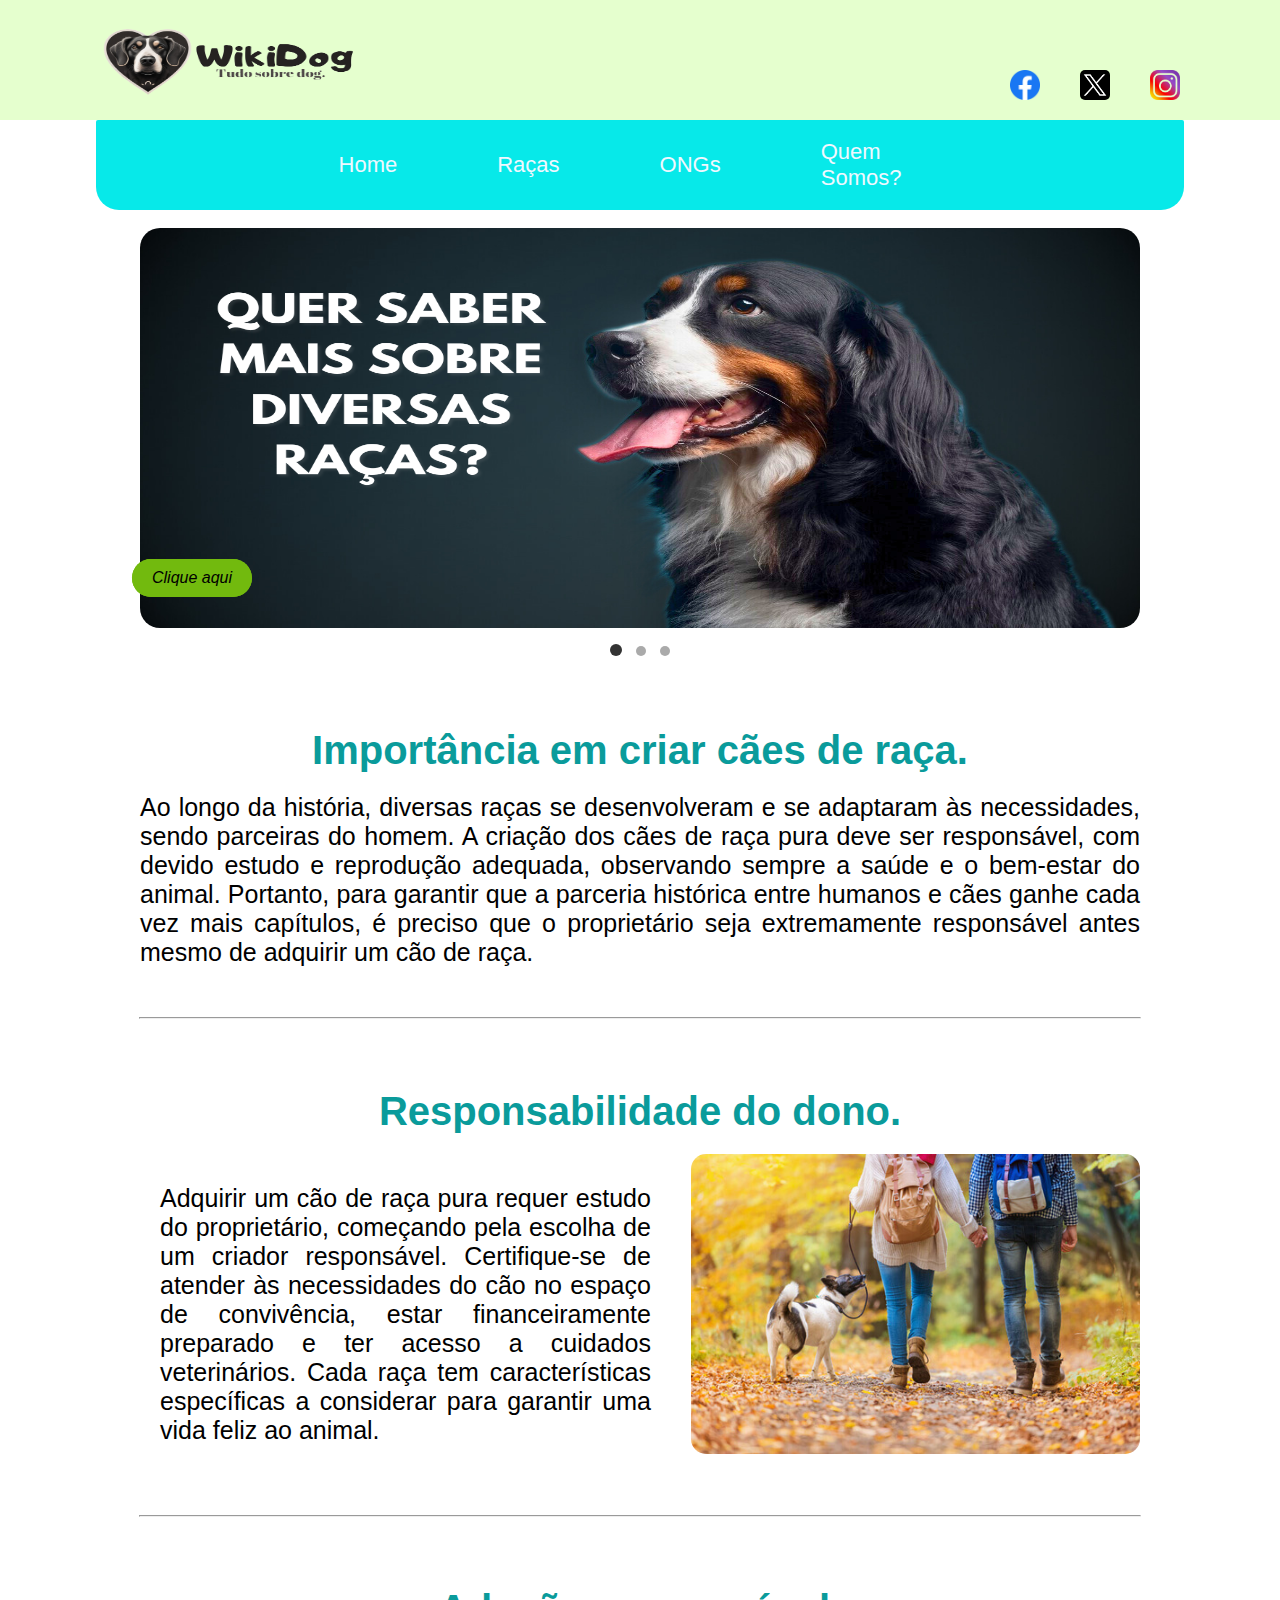
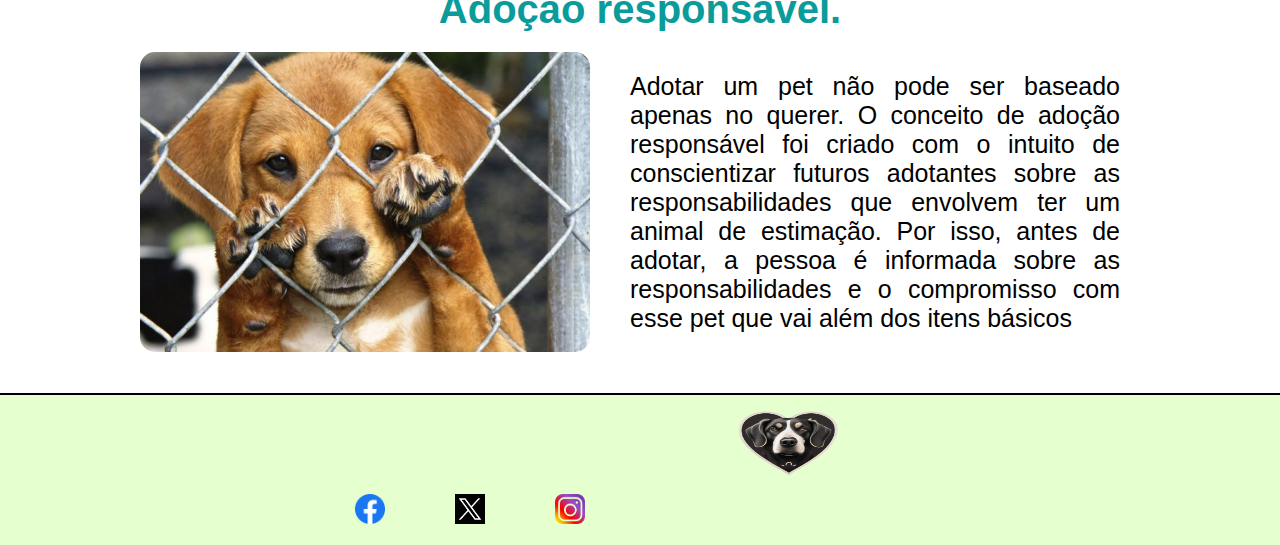
<file: index.html>
<!DOCTYPE html>
<html lang="pt-br">

<head>
  <meta charset="UTF-8">
  <meta name="viewport" content="width=device-width, initial-scale=1.0">
  <title>WikiDog - Tudo sobre DOG</title>
  <link rel="preconnect" href="https://fonts.googleapis.com">
  <link rel="preconnect" href="https://fonts.gstatic.com" crossorigin>
  <link href="https://fonts.googleapis.com/css2?family=Indie+Flower&display=swap" rel="stylesheet">
  <link rel="icon" href="image/cachoração.png">
  <link rel="stylesheet" href="homestyle.css">
  <script src="home.js" defer></script>

</head>


<body>
  <header class="cabecario">
    <img class="logotipo" src="image/WikiDog-logo-ajustado-removebg-preview.png"
      alt="Imagem do logo da empresa, cachorro dentro de um coração">
    <a class="links" id="home" href="https://www.instagram.com/wikid0g/" target="blank">
      <img class="insta" src="image/logo-instagram-png-fundo-transparente-colorido.png" alt="Logotipo do Instagram">
    </a>
    <a class="links" id="home" href="https://twitter.com/Wikidogg" target="blank">
      <img class="tt" src="image/twitter-x-icon-logo-116902890413xbfexhf8l.webp" alt="Logotipo do X">
    </a>
    <a class="links" id="home" href="https://www.facebook.com/profile.php?id=61553394641428&mibextid=LQQJ4d"
      target="blank">
      <img class="face" src="image/simbolo-f-facebook-1024x1024.png" alt="Logotipo do Facebook">
    </a>
  </header>
  <div class="abas">
    <a class="linkshome" id="home" href="index.html">Home</a>
    <a class="linksracas" id="home" href="racas.html">Raças</a>
    <a class="linksongs" id="home" href="ongs.html">ONGs</a>
    <a class="linksquemsomos" id="home" href="quem-somos.html">Quem<br>Somos?</a>
  </div>
  <br>
  <div class="carousel-container">
    <div class="carousel">
      <div class="carousel-item">
        <img src="./image/QUER SABER MAIS SOBRE DIVERSAS RAÇAS.png" alt="Slide 1">
        <button class="slider-button" onclick="buttonClick()">Clique aqui</button>
        <a href="racas.html" class="slider-button">Clique aqui</a>
      </div>
      <div class="carousel-item">
        <img src="./image/Existem vários doguinhos que foram abandonados prontos para te dar amor e carinho!.png"
          alt="Slide 2">
        <button class="slider-button-dois" onclick="buttonClick()">Clique aqui</button>
        <a href="ongs.html" class="slider-button-dois">Clique aqui</a>
      </div>
      <div class="carousel-item">
        <img src="./image/Mas afinal, o que é a WikiDog.png" alt="Slide 3">
        <button class="slider-button-tres" onclick="buttonClick()">Clique aqui</button>
        <a href="quem-somos.html" class="slider-button-tres">Clique aqui</a>
      </div>
    </div>
    <div class="carousel-indicators">
      <span class="indicator active"></span>
      <span class="indicator"></span>
      <span class="indicator"></span>
    </div>
    <button class="prev-button">Anterior</button>
    <button class="next-button">Próximo</button>
  </div>
  </div>
  <br>
  <div class="txt1-home">
    <h1>Importância em criar cães de raça.</h1>
    <p>Ao longo da história, diversas raças se desenvolveram e se adaptaram às necessidades, sendo parceiras do homem. A
      criação dos cães de raça pura deve ser responsável, com devido estudo e reprodução adequada, observando sempre a
      saúde e o bem-estar do animal. Portanto, para garantir que a parceria histórica entre humanos e cães ganhe cada
      vez mais capítulos, é preciso que o proprietário seja extremamente responsável antes mesmo de adquirir um cão de
      raça.</p>
  </div>
  <hr>
  <div class="box2-home">
    <h1>Responsabilidade do dono.</h1>
    <div class="txt2-home">
      <p>Adquirir um cão de raça pura requer estudo do proprietário, começando pela escolha de um criador responsável.
        Certifique-se de atender às necessidades do cão no espaço de convivência, estar financeiramente preparado e ter
        acesso a cuidados veterinários. Cada raça tem características específicas a considerar para garantir uma vida
        feliz ao animal.</p>
      <img src="image/cachorro-de-passeio.jpg" alt="Cachorro passeando com Casal">
    </div>
  </div>
  <hr>
  <div class="box3-home">
    <h1>Adoção responsável.</h1>
    <div class="txt3-home">
      <img src="image/Adocao-Materia.jpg" alt="Cachorro na grade de portão">
      <p>Adotar um pet não pode ser baseado apenas no querer. O conceito de adoção responsável foi criado com o intuito
        de conscientizar futuros adotantes sobre as responsabilidades que envolvem ter um animal de estimação. Por isso,
        antes de adotar, a pessoa é informada sobre as responsabilidades e o compromisso com esse pet que vai além dos
        itens básicos</p>
    </div>
  </div>
  <div class="rodape">
    <img class="logotipo-rodape" src="image/cachoração.png"
      alt="Imagem do logo do projeto, cachorro dentro de um coração">
    <a class="links" id="home" href="https://www.instagram.com/wikid0g/" target="blank">
      <img class="insta-rodape" src="image/logo-instagram-png-fundo-transparente-colorido.png"
        alt="Logotipo do Instagram">
    </a>
    <a>
      <a class="links" id="home" href="https://twitter.com/Wikidogg" target="blank">
        <img class="tt-rodape" src="image/twitter-x-icon-logo-116902890413xbfexhf8l.webp" alt="Logotipo do X">
      </a>
      <a>
        <a class="links" id="home"
          href="https://web.facebook.com/profile.php?id=61553394641428&mibextid=LQQJ4d&_rdc=1&_rdr" target="blank">
          <img class="face-rodape" src="image/simbolo-f-facebook-1024x1024.png" alt="Logotipo do Facebook">
        </a>
  </div>
  </div>



</body>

</html>
</file>
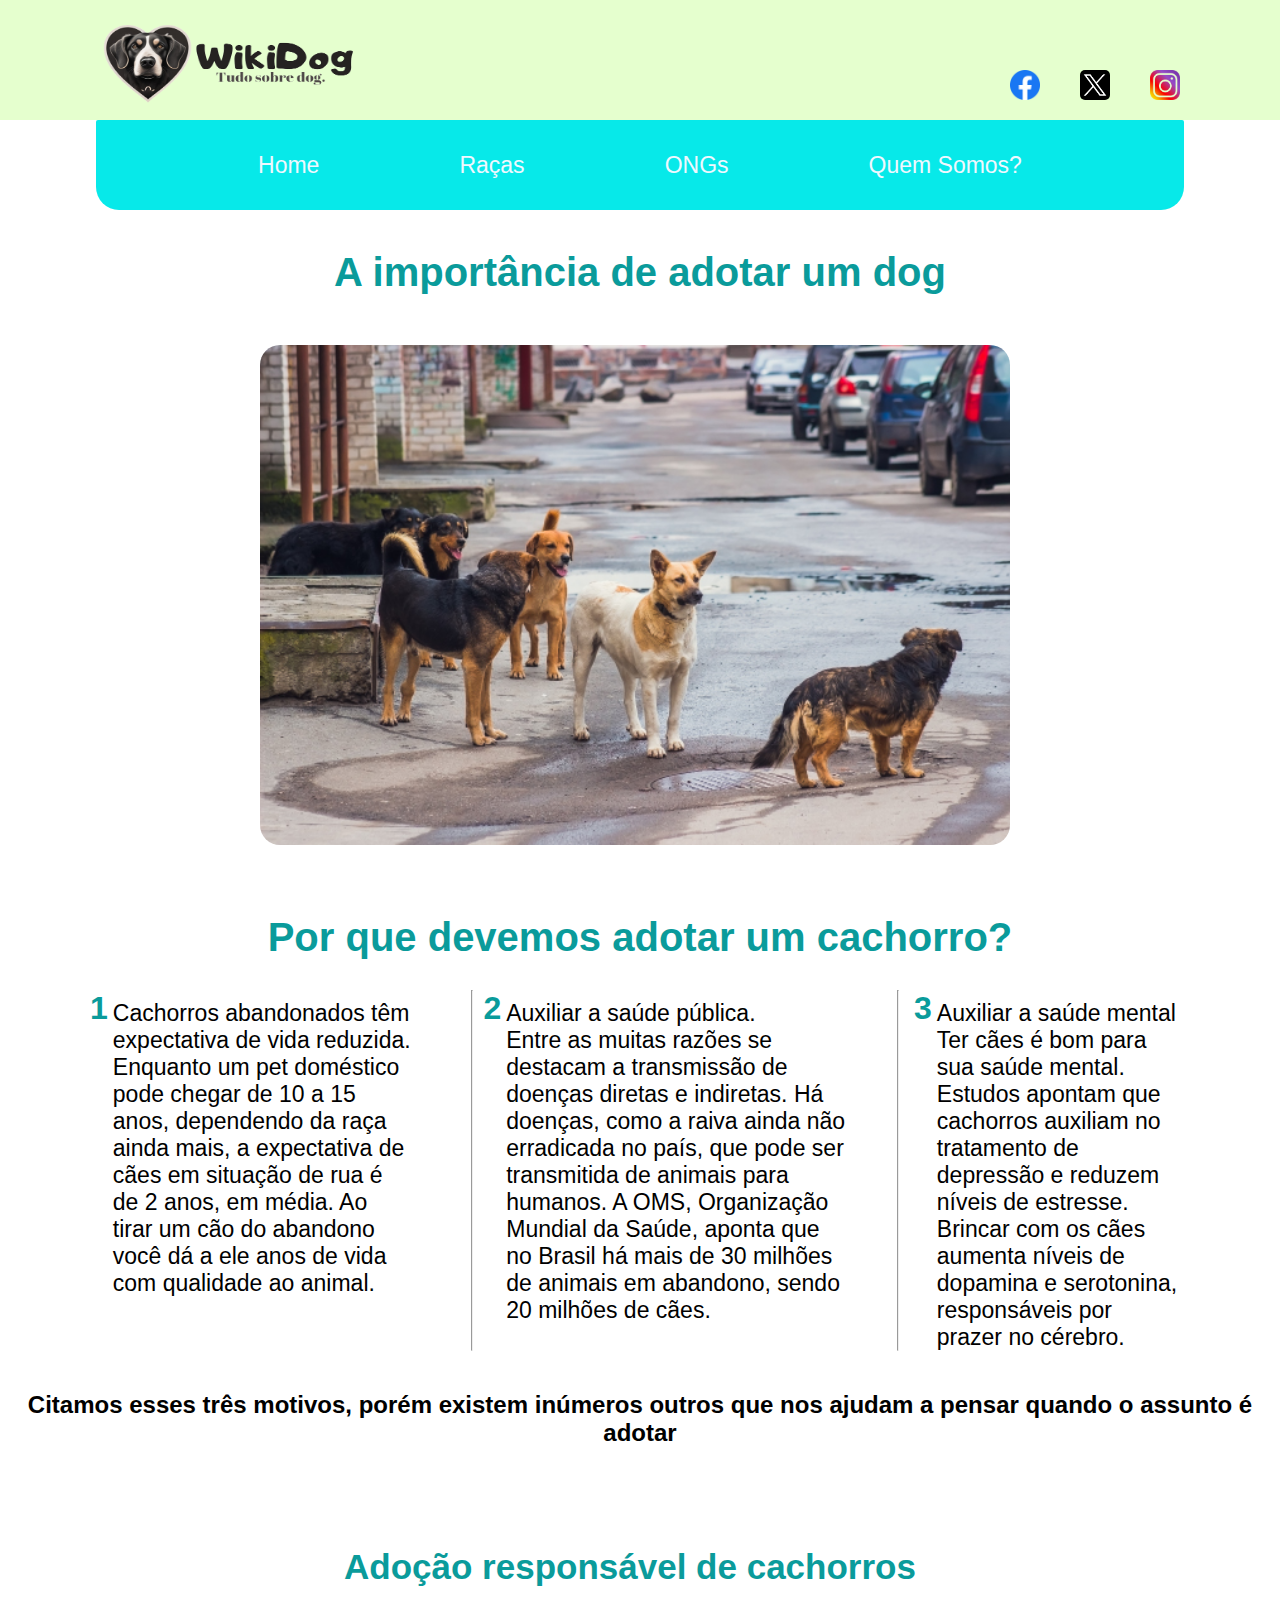
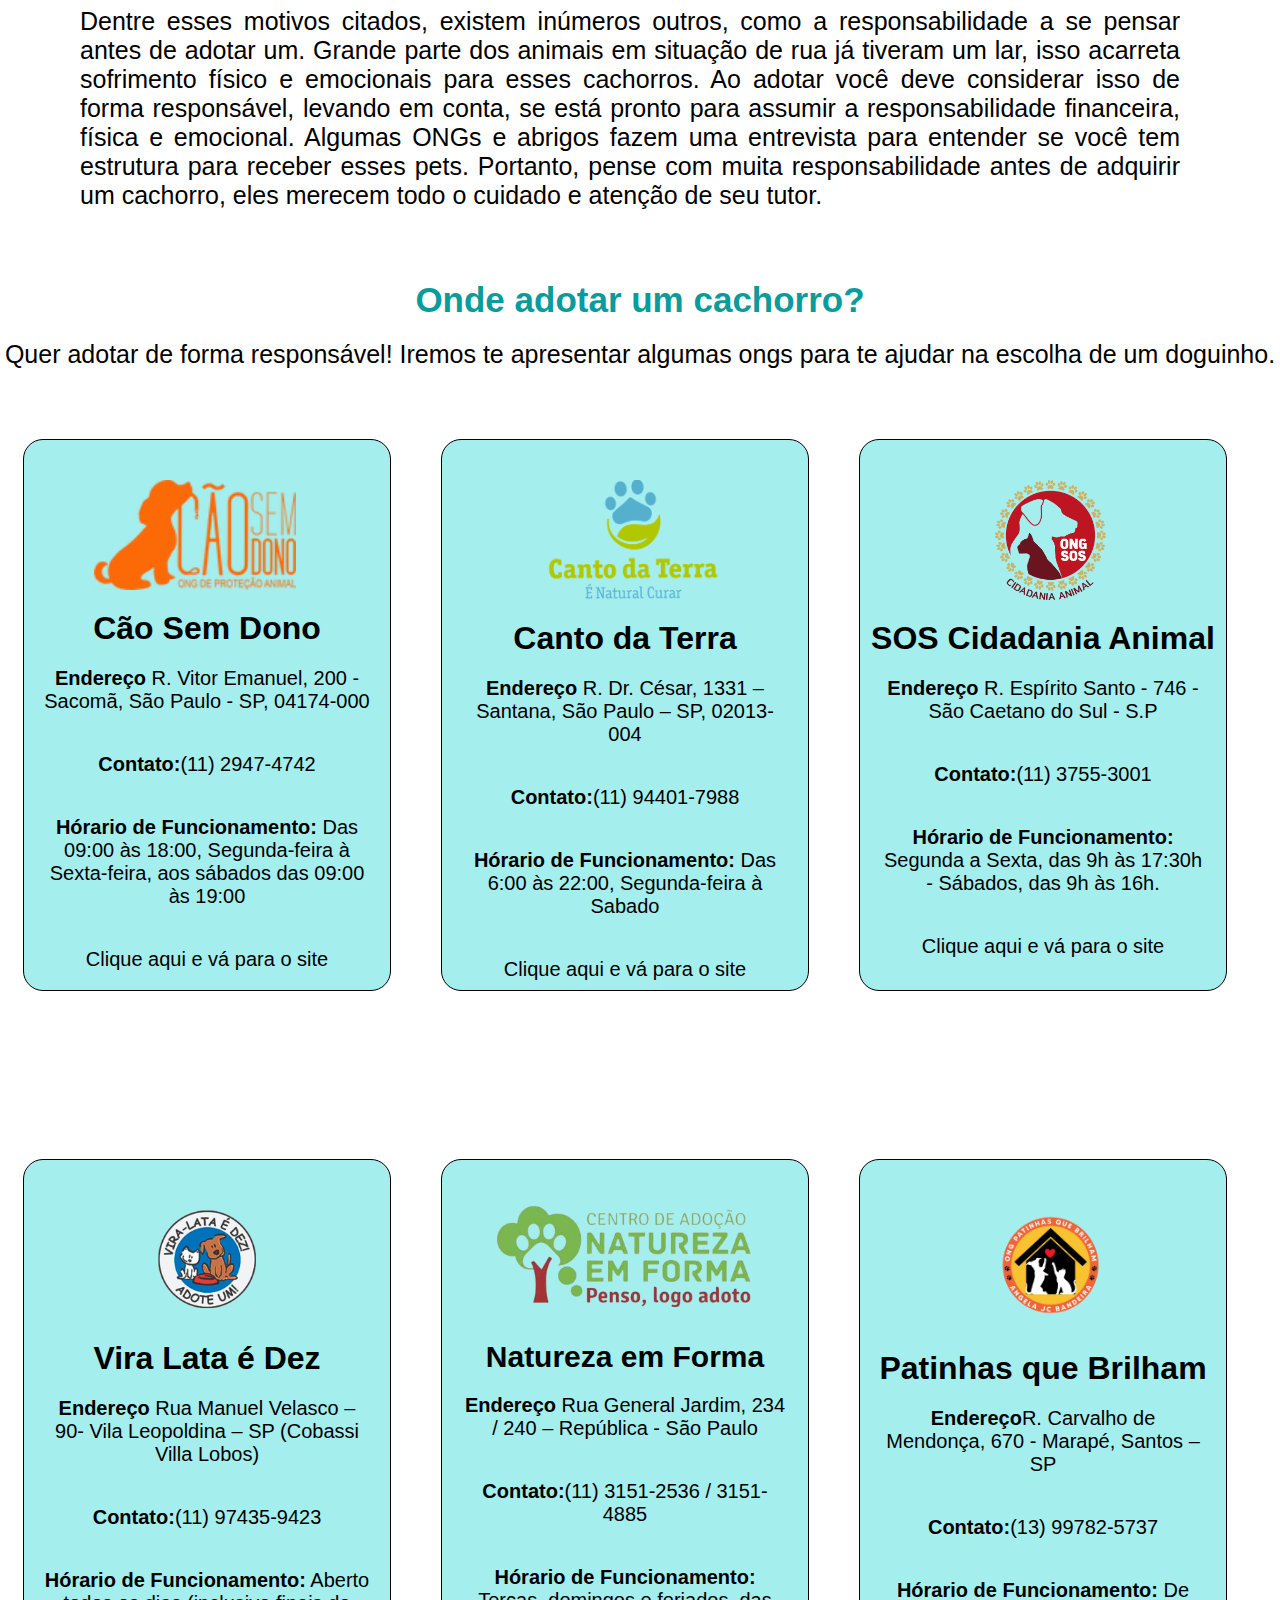
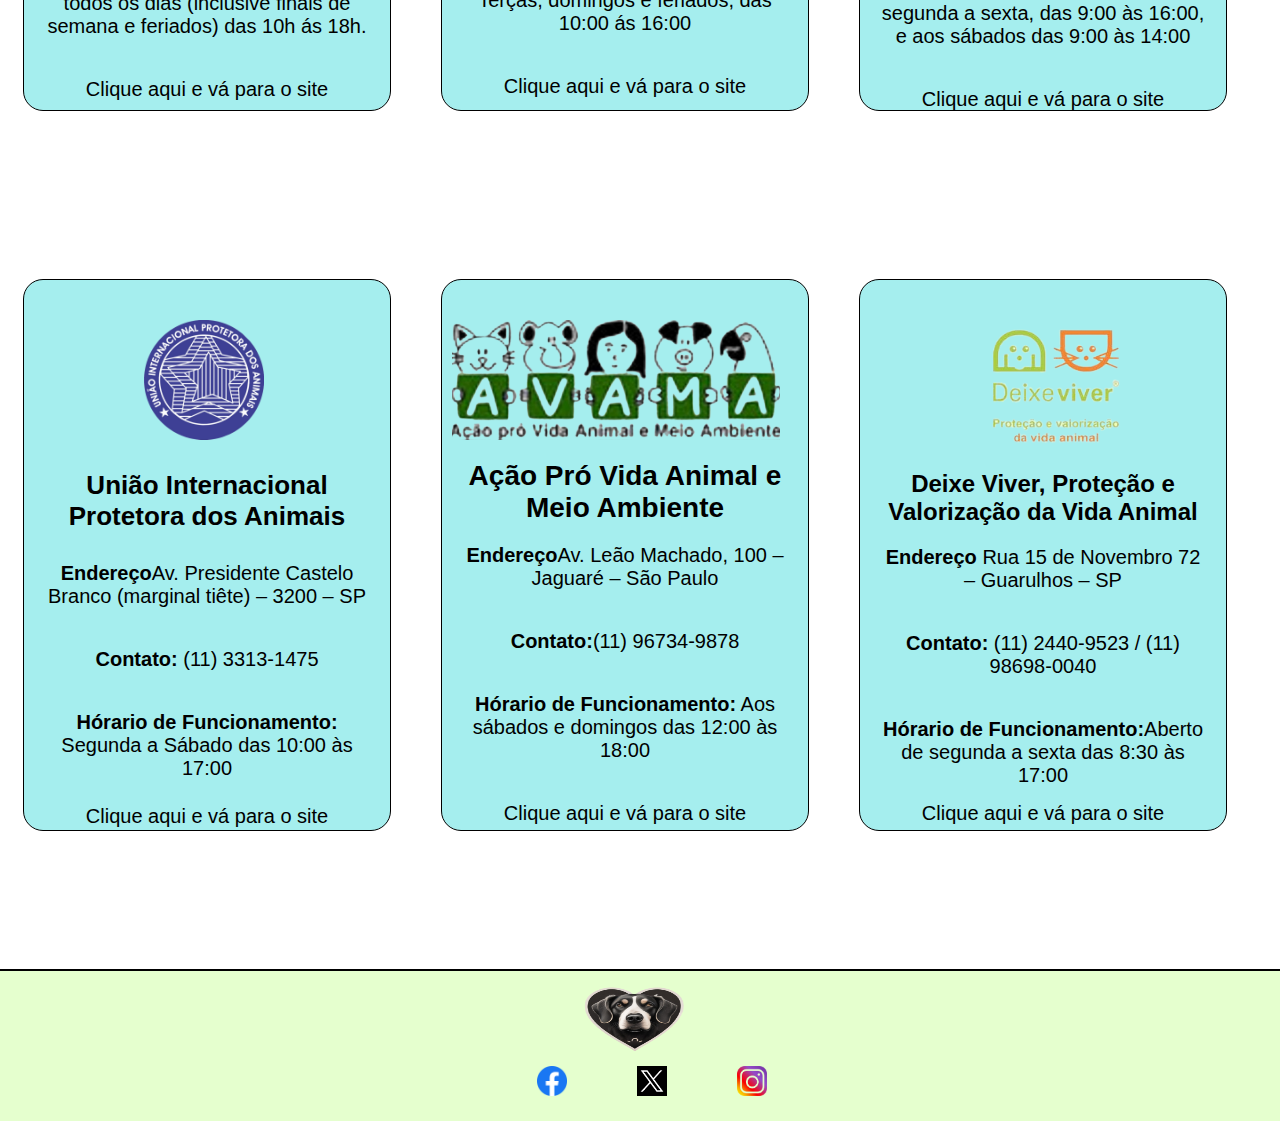
<file: ongs.html>
<html lang="pt-br">
  <head>
    <meta charset="UTF-8">
    <meta name="viewport" content="width=device-width, initial-scale=1.0">
    <title>WikiDog - Tudo sobre DOG</title>
    <link rel="icon" href="image/cachoração.png">
    <link rel="stylesheet" href="ongsstyle.css">
  </head>
<body>
    <header class="cabecario">
      <img class= "logotipo" src="image/WikiDog-logo-ajustado-removebg-preview.png" alt="Imagem do logo do projeto, cachorro dentro de um coração">
        <a class="links" id="home" href="https://instagram.com/wikid0g?igshid=YzAwZjE1ZTI0Zg==" target="blank">
           <img class="insta" src="image/logo-instagram-png-fundo-transparente-colorido.png" alt="Logotipo do Instagram">
        </a>
        <a>
          <a class="links" id="home" href="https://www.instagram.com/wiki.doog/" target="blank">
            <img class="tt" src="image/twitter-x-icon-logo-116902890413xbfexhf8l.webp" alt="Logotipo do X">
        </a>
        <a>
          <a class="links" id="home" href="https://www.facebook.com/profile.php?id=61553394641428&mibextid=LQQJ4d" target="blank">
            <img class="face" src="image/simbolo-f-facebook-1024x1024.png" alt="Logotipo do Facebook">
        </a>
    </header>
    <div class="abas">   
         <a class="links" id="home" href="index.html">Home</a>
         <a class="links" id="home" href="racas.html">Raças</a>
         <a class="links" id="home" href="ongs.html">ONGs</a>
         <a class="links" id="home" href="quem-somos.html">Quem Somos?</a>
    </div>
    <div class="intro-ong">
      <h1>A importância de adotar um dog</h1>
      <img src="image/img ong/caes_abandonados_nas_ruas.jpg" alt="Seis cachorros de rua">
    </div>
    <div class="subtitulo">
      <h1>Por que devemos adotar um cachorro?</h1>
    </div>
    <div class="txt-ong">
      <div class="motivo1">
        <h1>1</h1>
        <p> Cachorros abandonados têm expectativa de vida reduzida. Enquanto um pet doméstico pode chegar de 10 a 15 anos,
          dependendo da raça ainda mais, a expectativa de cães em situação de rua é de 2 anos, em média.
          Ao tirar um cão do abandono você dá a ele anos de vida com qualidade ao animal.</p>
      </div>
      <hr>
      <div class="motivo2">
        <h1>2</h1>
        <p> Auxiliar a saúde pública.<br>
          Entre as muitas razões se destacam a transmissão de doenças diretas e indiretas. Há doenças, como a raiva ainda
          não erradicada no país, que pode ser transmitida de animais para humanos.
          A OMS, Organização Mundial da Saúde, aponta que no Brasil há mais de 30 milhões de animais em abandono, sendo 20
          milhões de cães.</p>
      </div>
      <hr>
      <div class="motivo3">
        <h1>3</h1>
        <p> Auxiliar a saúde mental<br>
          Ter cães é bom para sua saúde mental. Estudos apontam que cachorros auxiliam no tratamento de depressão e
          reduzem níveis de estresse. Brincar com os cães aumenta níveis de dopamina e serotonina, responsáveis por prazer
          no cérebro.</p>
      </div>
    </div>
    <div class="final-motivo">
      <h2>Citamos esses três motivos, porém existem inúmeros outros que nos ajudam a pensar quando o assunto é adotar</h2>
    </div>
    <div class="txt-adoçao">
      <h1>Adoção responsável de cachorros</h1>
      <p>Dentre esses motivos citados, existem inúmeros outros, como a responsabilidade a se pensar antes de adotar um.
        Grande parte dos animais em situação de rua já tiveram um lar, isso acarreta sofrimento físico e emocionais para
        esses cachorros. Ao adotar você deve considerar isso de forma responsável, levando em conta, se está pronto para
        assumir a responsabilidade financeira, física e emocional. Algumas ONGs e abrigos fazem uma entrevista para
        entender se você tem estrutura para receber esses pets.
        Portanto, pense com muita responsabilidade antes de adquirir um cachorro, eles merecem todo o cuidado e atenção de
        seu tutor.</p>
    </div>
    <div class="ongs-intro">
      <h1>Onde adotar um cachorro?</h1>
      <p>Quer adotar de forma responsável! Iremos te apresentar algumas ongs para te ajudar na escolha de um doguinho.</p>
    </div>
    <div class="box1-ong">
      <div class="cao-sem-dono">
        <img src="image/img ong/logo laranja_edited_edited_edited.webp" alt="Imagem Ong Cão Sem Dono,Cachorro Laranja">
        <div class="nome-ong">
          <h1>Cão Sem Dono</h1>
        </div>
        <div class="endereço-ong">
          <p><strong>Endereço</strong> R. Vitor Emanuel, 200 - Sacomã, São Paulo - SP, 04174-000</p>
        </div>
        <div class="telefone-ong">
          <p><strong>Contato:</strong>(11) 2947-4742</p>
        </div>
        <div class="horario-ong">
          <p><strong>Hórario de Funcionamento:</strong> Das 09:00 às 18:00, Segunda-feira à Sexta-feira, aos sábados das
            09:00 às 19:00</p>
        </div>
        <div class="link-ong">
          <a href="https://www.caosemdono.com.br/doe-aqui" target="_blank">Clique aqui e vá para o site</a>
        </div>
      </div>
      <div class="canto-da-terra">
        <img src="image/img ong/canto-da-terra-vetorizado-e1515173695977.png" alt="Imagem Ong Canto da Terra, Pata de cachorro com uma folha verde">
        <div class="nome-ong">
          <h1>Canto da Terra</h1>
        </div>
        <div class="endereço-ong">
          <p><strong>Endereço</strong> R. Dr. César, 1331 – Santana, São Paulo – SP, 02013-004</p>
        </div>
        <div class="telefone-ong">
          <p><strong>Contato:</strong>(11) 94401-7988</p>
        </div>
        <div class="horario-ong">
          <p><strong>Hórario de Funcionamento:</strong> Das 6:00 às 22:00, Segunda-feira à Sabado</p>
        </div>
        <div class="link-ong">
          <a href="https://ongcantodaterra.org/" target="_blank">Clique aqui e vá para o site</a>
        </div>
      </div>
      <div class="ong-sos">
        <img src="image/img ong/logo-ong-cidadania-animal.png" alt="Imagem Ong Cidadania Animal, cachorro e gato juntos">
        <div class="nome-ong">
          <h1>SOS Cidadania Animal</h1>
        </div>
        <div class="endereço-ong">
          <p><strong>Endereço</strong> R. Espírito Santo - 746 - São Caetano do Sul - S.P</p>
        </div>
        <div class="telefone-ong">
          <p><strong>Contato:</strong>(11) 3755-3001</p>
        </div>
        <div class="horario-ong">
          <p><strong>Hórario de Funcionamento:</strong> Segunda a Sexta, das 9h às 17:30h - Sábados, das 9h às 16h.</p>
        </div>
        <div class="link-ong">
          <a href="https://ongsoscidadaniaanimal.org/" target="_blank">Clique aqui e vá para o site</a>
        </div>
      </div>
    </div>
    <div class="box2-ong">
      <div class="viralata">
        <img src="image/img ong/530584_2736620e58334357a7ebb311340730f1mv2_adobe_express.png" alt="Imagem Ong Vira Lata é 10 , cachorro e gato feliz um do lado do outro">
        <div class="nome-ong">
          <h1> Vira Lata é Dez </h1>
        </div>
        <div class="endereço-ong">
          <p><strong>Endereço</strong> Rua Manuel Velasco – 90- Vila Leopoldina – SP (Cobassi Villa Lobos)</p>
        </div>
        <div class="telefone-ong">
          <p><strong>Contato:</strong>(11) 97435-9423</p>
        </div>
        <div class="horario-ong">
          <p><strong>Hórario de Funcionamento:</strong> Aberto todos os dias (inclusive finais de semana e feriados) das
            10h ás 18h.</p>
        </div>
        <div class="link-ong">
          <a href="https://www.ongviralataedez.com/" target="_blank">Clique aqui e vá para o site</a>
        </div>
      </div>
      <div class="natureza-em-forma">
        <img src="image/img ong/IMG_20231119_222054-removebg-preview.png" alt="Imagem Centro de Adoção, árvore com uma pata de cachorro">
        <div class="nome-ong">
          <h1> Natureza em Forma</h1>
        </div>
        <div class="endereço-ong">
          <p><strong>Endereço</strong> Rua General Jardim, 234 / 240 – República - São Paulo</p>
        </div>
        <div class="telefone-ong">
          <p><strong>Contato:</strong>(11) 3151-2536 / 3151-4885</p>
        </div>
        <div class="horario-ong">
          <p><strong>Hórario de Funcionamento:</strong> Terças, domingos e feriados, das 10:00 ás 16:00</p>
        </div>
        <div class="link-ong">
          <a href="https://www.naturezaemforma.org.br/" target="_blank">Clique aqui e vá para o site</a>
        </div>
      </div>
      <div class="patinhas-que-brilham">
        <img src="image/img ong/20231119_225633_0000_adobe_express.png" alt="Imagem Ong Patinhas que Brilham,um cachorro e um gato dentro de uma casa brincando com o coração">
        <div class="nome-ong">
          <h1> Patinhas que Brilham </h1>
        </div>
        <div class="endereço-ong">
          <p><strong>Endereço</strong>R. Carvalho de Mendonça, 670 - Marapé, Santos – SP</p>
        </div>
        <div class="telefone-ong">
          <p><strong>Contato:</strong>(13) 99782-5737</p>
        </div>
        <div class="horario-ong">
          <p><strong>Hórario de Funcionamento:</strong> De segunda a sexta, das 9:00 às 16:00, e aos sábados das
            9:00 às 14:00</p>
        </div>
        <div class="link-ong">
          <a href="https://linktr.ee/ongpatinhasquebrilham" target="_blank">Clique aqui e vá para o site</a>
        </div>
      </div>
    </div>
    <div class="box3-ong">
      <div class="uipa">
        <img src="image/img ong/IMG_20231119_224249_adobe_express.png" alt="Imagem da União Internacional Protetora dos Animais, com uma estrela branca e azul dentro ">
        <div class="nome-ong">
          <h1> União Internacional Protetora dos Animais</h1>
        </div>
        <div class="endereço-ong">
          <p><strong>Endereço</strong>Av. Presidente Castelo Branco (marginal tiête) – 3200 – SP</p>
        </div>
        <div class="telefone-ong">
          <p><strong>Contato:</strong> (11) 3313-1475</p>
        </div>
        <div class="horario-ong">
          <p><strong>Hórario de Funcionamento:</strong> Segunda a Sábado das 10:00 às 17:00</p>
        </div>
        <div class="link-ong">
          <a href="http://www.uipa.org.br/" target="_blank">Clique aqui e vá para o site</a>
        </div>
      </div>
      <div class="açao-provida">
        <img src="image/img ong/IMG_20231119_232826-removebg-preview.png" alt="Imagem Ação Pró Vida Animal e ao meio ambiente,com um gato, sapo,mulher, porco e um passarinho segurando um banner da Ong">
        <div class="nome-ong">
          <h1> Ação Pró Vida Animal e Meio Ambiente</h1>
        </div>
        <div class="endereço-ong">
          <p><strong>Endereço</strong>Av. Leão Machado, 100 – Jaguaré – São Paulo</p>
        </div>
        <div class="telefone-ong">
          <p><strong>Contato:</strong>(11) 96734-9878</p>
        </div>
        <div class="horario-ong">
          <p><strong>Hórario de Funcionamento:</strong> Aos sábados e domingos das 12:00 às 18:00</p>
        </div>
        <div class="link-ong">
          <a href="https://www.facebook.com/AVAMASP/?locale=pt_BR" target="_blank">Clique aqui e vá para o site</a>
        </div>
      </div>
      <div class="deixe-viver">
        <img src="image/img ong/logo_ong528-removebg-preview.png" alt="Imagem Proteção Animal, cachorro e um gato em forma geométrica">
        <div class="nome-ong">
          <h1> Deixe Viver, Proteção e Valorização da Vida Animal </h1>
        </div>
        <div class="endereço-ong">
          <p><strong>Endereço</strong> Rua 15 de Novembro 72 – Guarulhos – SP</p>
        </div>
        <div class="telefone-ong">
          <p><strong>Contato:</strong> (11) 2440-9523 / (11) 98698-0040</p>
        </div>
        <div class="horario-ong">
          <p><strong>Hórario de Funcionamento:</strong>Aberto de segunda a sexta das 8:30 às 17:00</p>
        </div>
        <div class="link-ong">
          <a href="https://www.facebook.com/AVAMASP/?locale=pt_BR" target="_blank">Clique aqui e vá para o site</a>
        </div>
       </div>
    </div>
    <div class="rodape">
      <img class="logotipo-rodape" src="image/cachoração.png"
        alt="Imagem do logo do projeto, cachorro dentro de um coração">
      <a class="links" id="home" href="https://www.instagram.com/wikid0g/" target="blank">
        <img class="insta-rodape" src="image/logo-instagram-png-fundo-transparente-colorido.png"
          alt="Logotipo do Instagram">
      </a>
      <a>
        <a class="links" id="home" href="https://twitter.com/Wikidogg" target="blank">
          <img class="tt-rodape" src="image/twitter-x-icon-logo-116902890413xbfexhf8l.webp" alt="Logotipo do X">
        </a>
        <a>
          <a class="links" id="home" href="https://web.facebook.com/profile.php?id=61553394641428&mibextid=LQQJ4d&_rdc=1&_rdr" target="blank">
            <img class="face-rodape" src="image/simbolo-f-facebook-1024x1024.png" alt="Logotipo do Facebook">
          </a>
    </div>
  </body>
  </html>
</file>
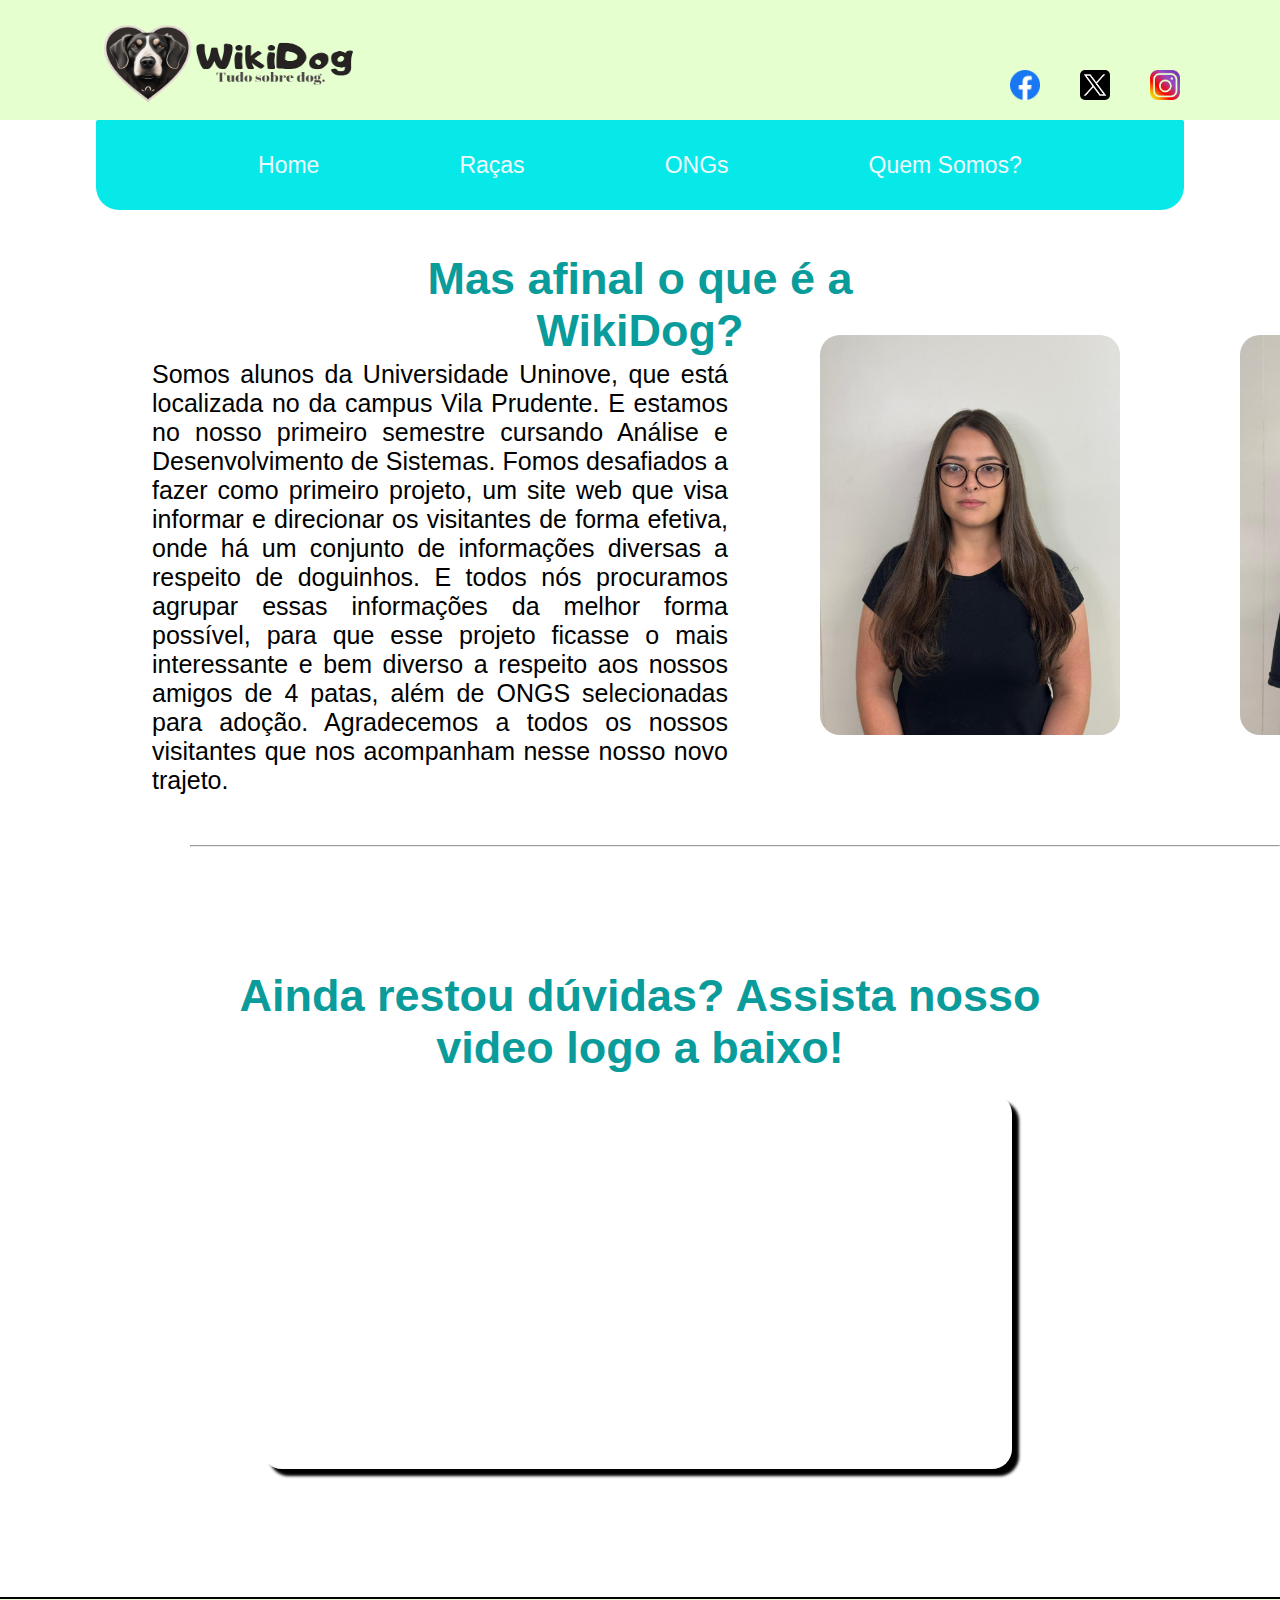
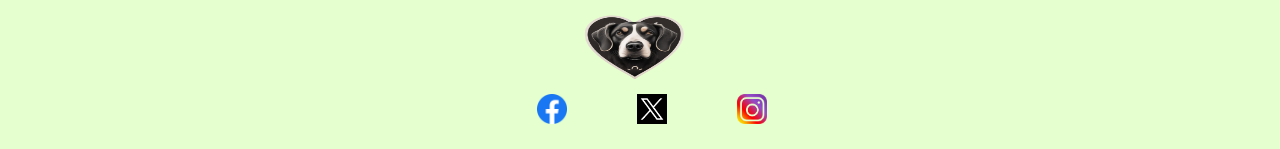
<file: quem-somos.html>
<html lang="pt-br">

<head>
  <meta charset="UTF-8">
  <meta name="viewport" content="width=device-width, initial-scale=1.0">
  <title>WikiDog - Tudo sobre DOG</title>
  <link rel="icon" href="image/cachoração.png">
  <link rel="stylesheet" href="quem-somos.css">
  <script src="home.js" defer></script>

</head>

<body>
  <header class="cabecario">
    <img class="logotipo" src="image/WikiDog-logo-ajustado-removebg-preview.png"
      alt="Imagem do logo da empresa, cachorro dentro de um coração">
    <a class="links" id="home" href="https://www.instagram.com/wikid0g/" target="blank">
      <img class="insta" src="image/logo-instagram-png-fundo-transparente-colorido.png" alt="Logotipo do Instagram">
    </a>
    <a>
      <a class="links" id="home" href="https://twitter.com/Wikidogg" target="blank">
        <img class="tt" src="image/twitter-x-icon-logo-116902890413xbfexhf8l.webp" alt="Logotipo do X">
      </a>
      <a>
        <a class="links" id="home" href="https://www.facebook.com/profile.php?id=61553394641428&mibextid=LQQJ4d" target="blank">
          <img class="face" src="image/simbolo-f-facebook-1024x1024.png" alt="Logotipo do Facebook">
        </a>
  </header>
  <div class="abas">
    <a class="links" id="home" href="index.html">Home</a>
    <a class="links" id="home" href="racas.html">Raças</a>
    <a class="links" id="home" href="ongs.html">ONGs</a>
    <a class="links" id="home" href="quem-somos.html">Quem Somos?</a>
  </div>

  <div class="top-quemsomos">
    <h1>Mas afinal o que é a WikiDog?</h1>
  </div>
  <div class="parte1"></div>
  <div class="txt1-quemsomos">
    <p>Somos alunos da Universidade Uninove, que está localizada no da campus Vila Prudente. E estamos no nosso primeiro semestre cursando Análise e Desenvolvimento de Sistemas. 
      Fomos desafiados a fazer como primeiro projeto, um site web que visa informar e direcionar os visitantes de forma efetiva, onde há um conjunto de informações diversas a respeito de doguinhos.
      E todos nós procuramos agrupar essas informações da melhor forma possível, para que esse projeto ficasse o mais interessante e bem diverso a respeito aos nossos amigos de 4 patas, além de ONGS selecionadas para adoção. Agradecemos a todos os nossos visitantes que nos acompanham nesse nosso novo trajeto.
    </p>
  </div>
  <div class="carrossel-quemsomos">
    <div class="carousel-container">
      <div class="carousel">
        <div class="carousel-item">
          <img src="image/img quem somos/img quem somos/Imagem do WhatsApp de 2023-11-15 à(s) 19.13.30_fcf8f19a.jpg"
            alt="Participante Adrielly, branca, cabelos longos morenos, usando óculos e piercing no nariz com camiseta preta">
        </div>
        <div class="carousel-item">
          <img src="image/img quem somos/img quem somos/Imagem do WhatsApp de 2023-11-15 à(s) 19.13.33_44b8fbcf.jpg"
            alt="Participante William, pardo, cabelos pretos curto, sorrindo de aparelho e camiseta preta">
        </div>
        <div class="carousel-item">
          <img src="image/img quem somos/img quem somos/Imagem do WhatsApp de 2023-11-15 à(s) 19.13.34_2c8e6ad7.jpg"
            alt="Participante Jean, pardo, cabelos pretos médio, usando óculos e camiseta florida branca com roxo">
        </div>
        <div class="carousel-item">
          <img src="image/img quem somos/img quem somos/Imagem do WhatsApp de 2023-11-15 à(s) 19.13.34_7c4b5263.jpg"
            alt="Participante Gustavo Borges, branco, cabelos morenos com cavanhaque, usando óculos e camiseta vermelha lisa">
        </div>
        <div class="carousel-item">
          <img src="image/img quem somos/img quem somos/Imagem do WhatsApp de 2023-11-15 à(s) 19.13.34_7e6947f4.jpg"
            alt="Participante Guilherme, pardo, cabelo curto preto, usando uma camiseta preta polo da Puma.">
        </div>
        <div class="carousel-item">
          <img src="image/img quem somos/img quem somos/Imagem do WhatsApp de 2023-11-15 à(s) 19.13.34_e51c1f84.jpg"
            alt="Slide 3">
        </div>
        <div class="carousel-item">
          <img src="image/img quem somos/img quem somos/Imagem do WhatsApp de 2023-11-15 à(s) 19.13.35_68983178.jpg"
            alt="Participante Jenifer, preta, cabelos longos morenos com as mechas claras, usando óculos e camiseta preta e um colar prata. ">
        </div>
        <div class="carousel-item">
          <img src="image/img quem somos/img quem somos/Imagem do WhatsApp de 2023-11-15 à(s) 19.13.37_8409cdf4.jpg"
            alt="Participante Leticia, parda, cabelos cacheados longo, sorrindo e com o vestido cinza.">
        </div>
        <div class="carousel-item">
          <img src="image/img quem somos/img quem somos/Imagem do WhatsApp de 2023-11-15 à(s) 19.13.37_c9167b7f.jpg"
            alt="Participante Vinicius, branco, cabelos pretos curto, sorrindo e vestindo uma camiseta branca.">
        </div>
        <div class="carousel-item">
          <img src="image/img quem somos/img quem somos/Imagem do WhatsApp de 2023-11-16 à(s) 21.17.40_d3c03f48.jpg"
            alt="Participante Gustavo Rocha, pardo, usando óculos com cavanhaque e vestindo uma camiseta preta.">
        </div>
      </div>
      <div class="carousel-indicators">
        <span class="indicator active"></span>
        <span class="indicator"></span>
        <span class="indicator"></span>
      </div>
      <button class="prev-button">Anterior</button>
      <button class="next-button">Próximo</button>
    </div>
    <hr>
  </div>
  <div class="parte2">
    <h1>Ainda restou dúvidas? Assista nosso video logo a baixo!</h1>
    <div class="box-yt">
      <iframe width="750" height="375" src="https://www.youtube.com/embed/_ZNG0hU4__U?si=XXoUd8dXZuK1umrL" title="YouTube video player" frameborder="0" allow="accelerometer; autoplay; clipboard-write; encrypted-media; gyroscope; picture-in-picture; web-share"
        title="YouTube video player" frameborder="0"
        allow="accelerometer; autoplay; clipboard-write; encrypted-media; gyroscope; picture-in-picture; web-share"
        allowfullscreen></iframe>
    </div>
  </div>
  </div>
  <div class="rodape">
    <img class="logotipo-rodape" src="image/cachoração.png"
      alt="Imagem do logo do projeto, cachorro dentro de um coração">
    <a class="links" id="home" href="https://www.instagram.com/wikid0g/" target="blank">
      <img class="insta-rodape" src="image/logo-instagram-png-fundo-transparente-colorido.png"
        alt="Logotipo do Instagram">
    </a>
    <a>
      <a class="links" id="home" href="https://twitter.com/Wikidogg" target="blank">
        <img class="tt-rodape" src="image/twitter-x-icon-logo-116902890413xbfexhf8l.webp" alt="Logotipo do X">
      </a>
      <a>
        <a class="links" id="home" href="https://web.facebook.com/profile.php?id=61553394641428&mibextid=LQQJ4d&_rdc=1&_rdr" target="blank">
          <img class="face-rodape" src="image/simbolo-f-facebook-1024x1024.png" alt="Logotipo do Facebook">
        </a>
  </div>
  </div>                            

</body>

</html>
</body>

</html>
</file>
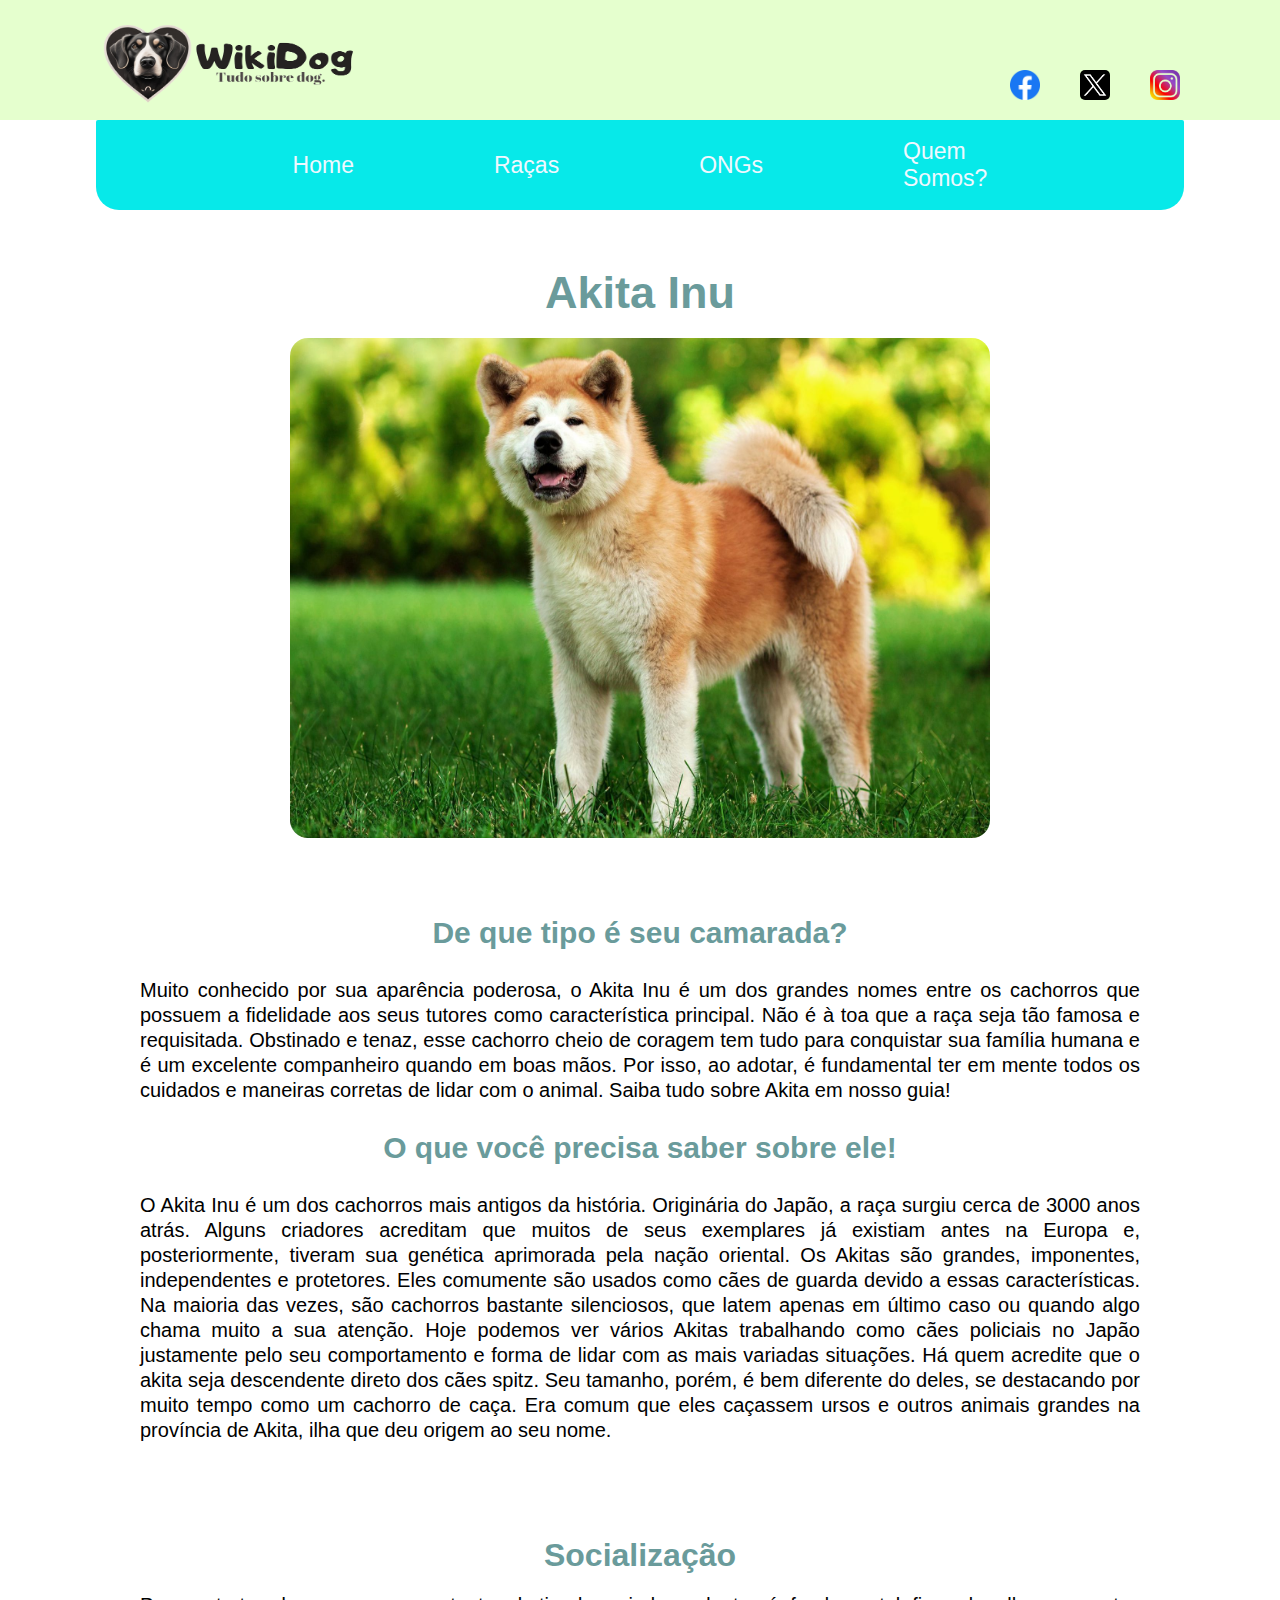
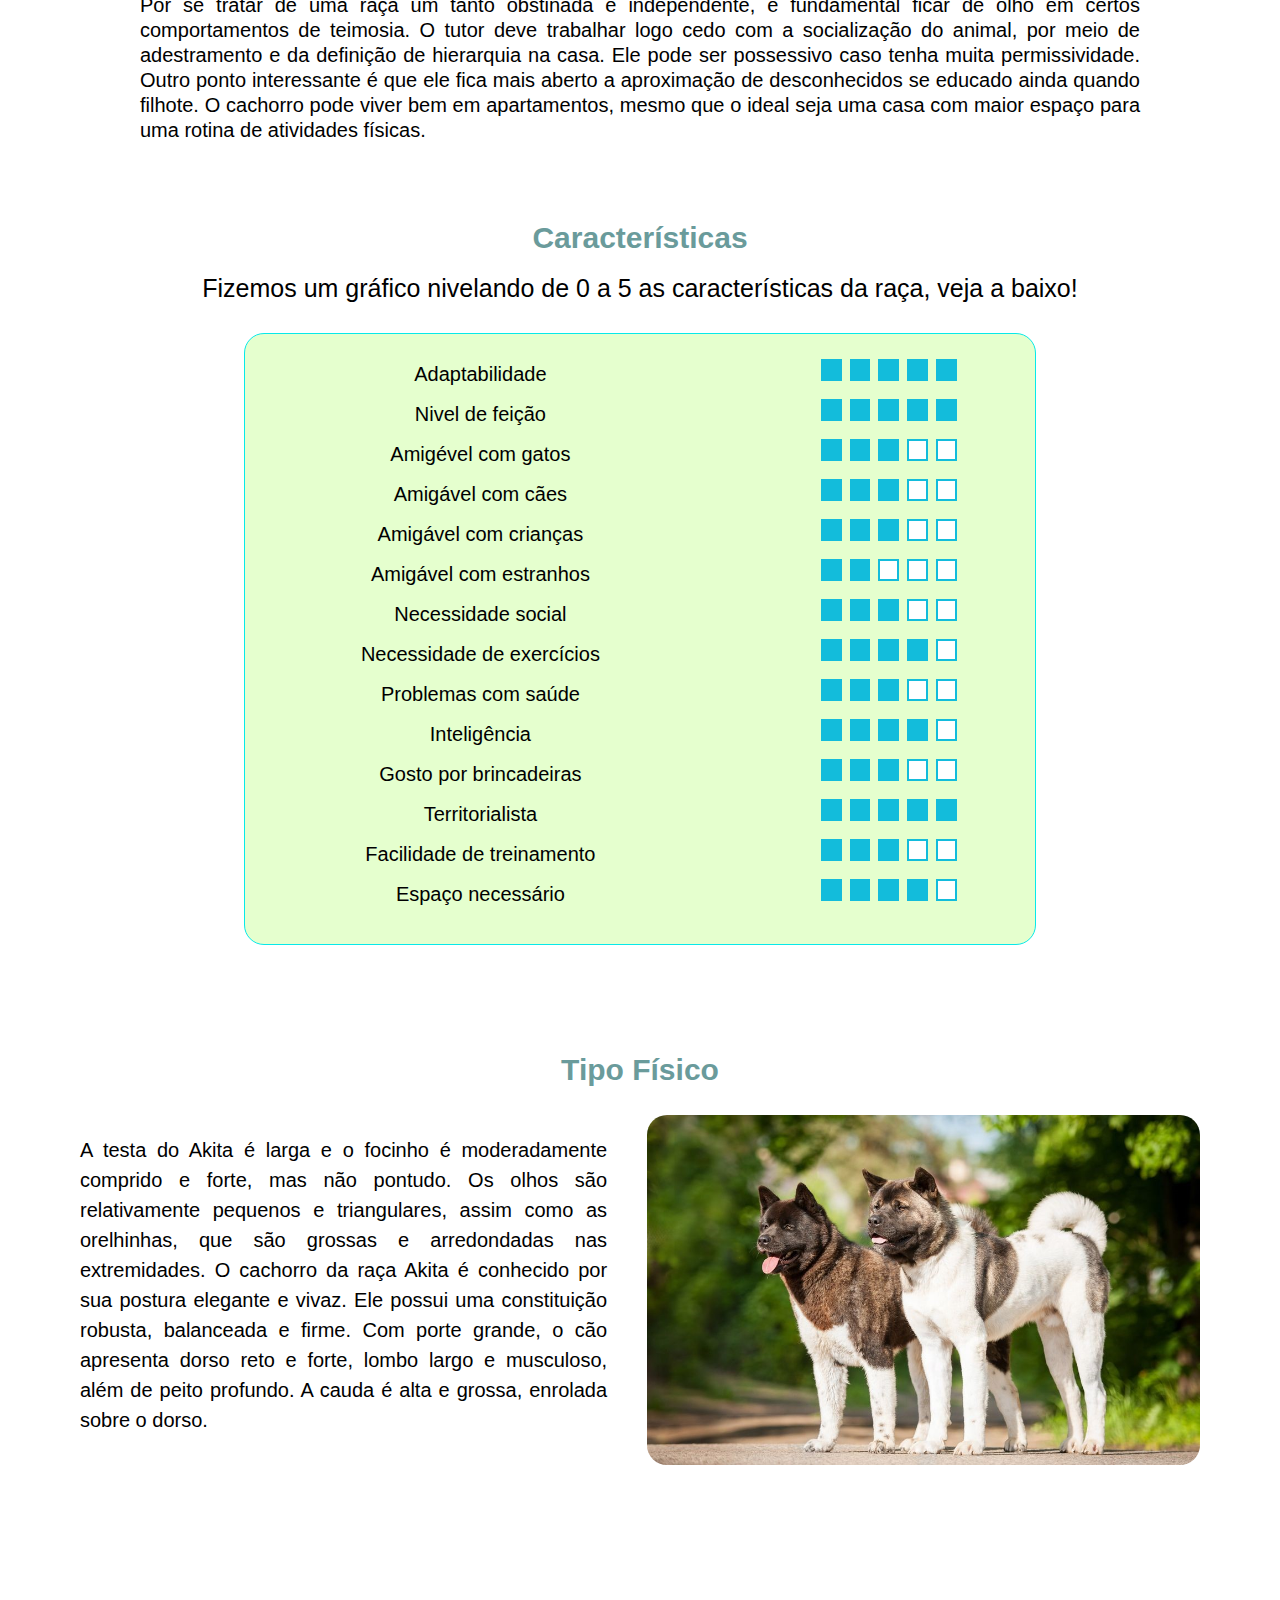
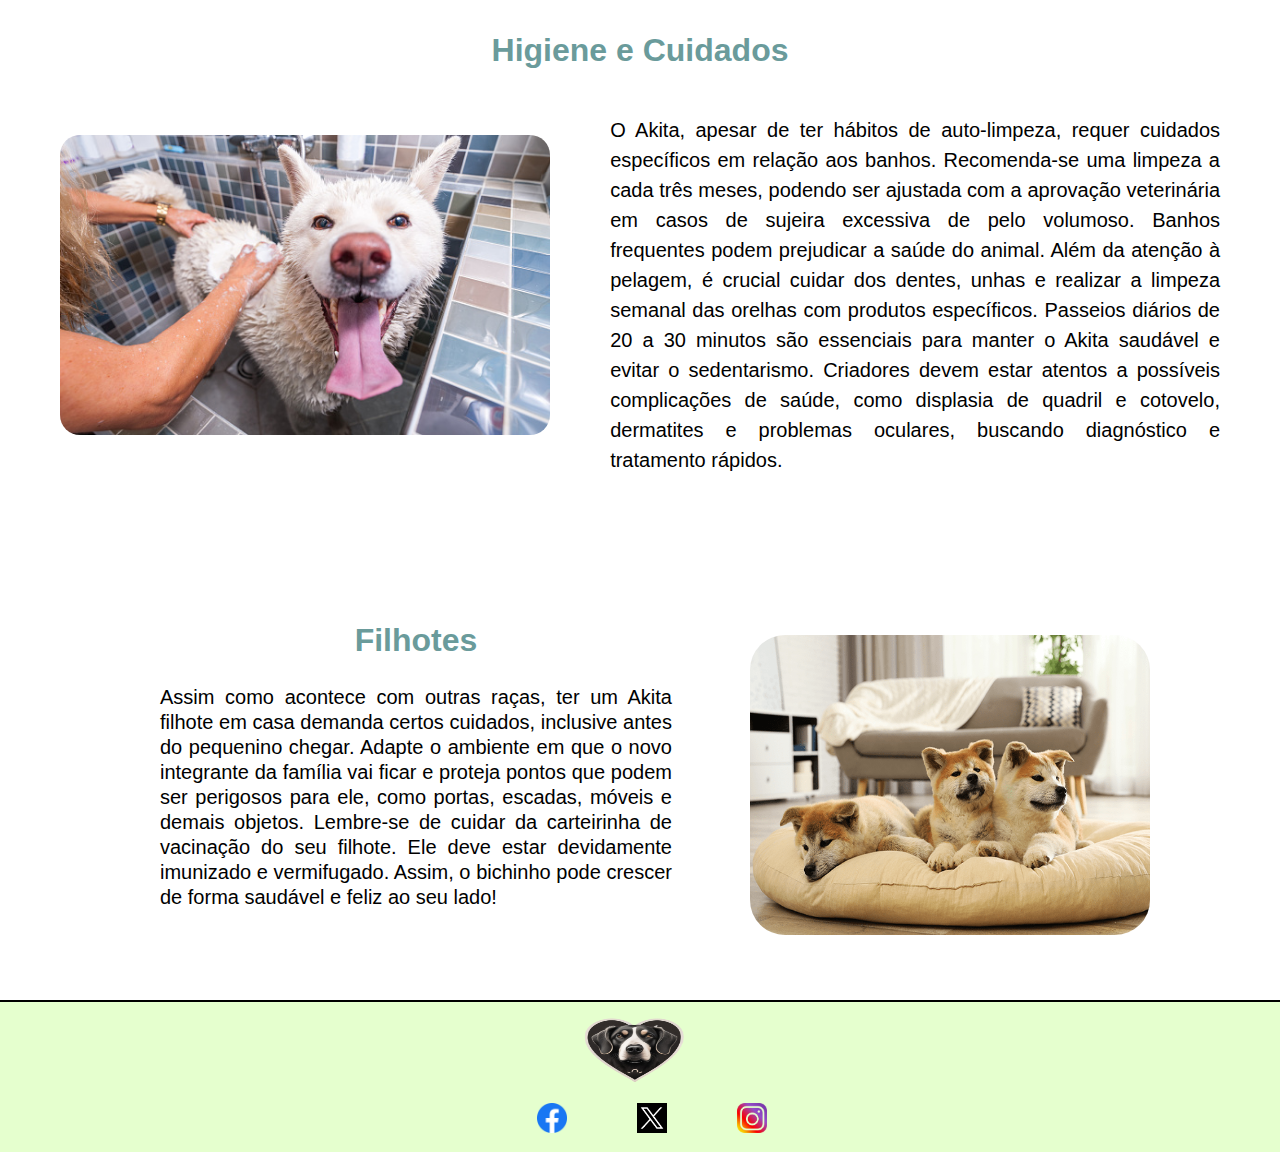
<file: topicos/Akita-Inu.html>
<!DOCTYPE html>
<html lang="pt-br">

<head>
  <meta charset="UTF-8">
  <meta name="viewport" content="width=device-width, initial-scale=1.0">
  <title>WikiDog - Tudo sobre DOG</title>
  <link rel="icon" href="../image/maior_logo-removebg-preview.png">
  <link rel="stylesheet" href="styletopics.css ">
</head>

<body>
  <header class="cabecario">
    <img class="logotipo" src="../image/WikiDog-logo-ajustado-removebg-preview.png"
      alt="Imagem do logo da empresa, cachorro dentro de um coração">
    <a class="links" id="home" href="https://www.instagram.com/wikid0g/" target="blank">
      <img class="insta" src="../image/logo-instagram-png-fundo-transparente-colorido.png" alt="Instagram">
    </a>
    <a>
      <a class="links" id="home" href="https://twitter.com/Wikidogg" target="blank">
        <img class="tt" src="../image/twitter-x-icon-logo-116902890413xbfexhf8l.webp" alt="X">
      </a>
      <a>
        <a class="links" id="home" href="https://www.facebook.com/profile.php?id=61553394641428" target="blank">
          <img class="face" src="../image/simbolo-f-facebook-1024x1024.png" alt="Facebook">
        </a>
  </header>

  <nav class="abas">
    <a class="links" id="home" href="../index.html">Home</a>
    <a class="links" id="home" href="../racas.html">Raças</a>
    <a class="links" id="home" href="../ongs.html">ONGs</a>
    <a class="links" id="home" href="../quem-somos.html">Quem<br>Somos?</a>
  </nav>
  <br>
  <div class="conteudo">
    <div class="foto">
      <h1>Akita Inu</h1>
      <br>
      <img src="conteudo/akita-topico.jpg" alt="Dois Akitas com língua de fora e com sede" width="700px" height="500px">
    </div>
    <br>
    <div class="title">
      <h1>De que tipo é seu camarada?</h1>
      <br>
      <p class="boxtxt">Muito conhecido por sua aparência poderosa, o Akita Inu é um dos grandes nomes entre os
        cachorros que possuem a fidelidade aos seus tutores como característica principal. Não é à toa que a raça seja
        tão famosa e requisitada.
        Obstinado e tenaz, esse cachorro cheio de coragem tem tudo para conquistar sua família humana e é um excelente
        companheiro quando em boas mãos. Por isso, ao adotar, é fundamental ter em mente todos os cuidados e maneiras
        corretas de lidar com o animal. Saiba tudo sobre Akita em nosso guia!
      </p>
      <br>
      <h1>O que você precisa saber sobre ele!</h1>
      <br>
      <p class="boxtxt1">O Akita Inu é um dos cachorros mais antigos da história. Originária do Japão, a raça surgiu
        cerca de 3000 anos atrás. Alguns criadores acreditam que muitos de seus exemplares já existiam antes na Europa
        e, posteriormente, tiveram sua genética aprimorada pela nação oriental.
        Os Akitas são grandes, imponentes, independentes e protetores. Eles comumente são usados como cães de guarda
        devido a essas características. Na maioria das vezes, são cachorros bastante silenciosos, que latem apenas em
        último caso ou quando algo chama muito a sua atenção.
        Hoje podemos ver vários Akitas trabalhando como cães policiais no Japão justamente pelo seu comportamento e
        forma de lidar com as mais variadas situações. Há quem acredite que o akita seja descendente direto dos cães
        spitz.
        Seu tamanho, porém, é bem diferente do deles, se destacando por muito tempo como um cachorro de caça. Era comum
        que eles caçassem ursos e outros animais grandes na província de Akita, ilha que deu origem ao seu nome.
      </p>
    </div>

    <div class="conteudo1">
      <h1>Socialização</h1>
      <br>
      <p class="boxtxt2">
        Por se tratar de uma raça um tanto obstinada e independente, é fundamental ficar de olho em certos
        comportamentos de teimosia. O tutor deve trabalhar logo cedo com a socialização do animal, por meio de
        adestramento e da definição de hierarquia na casa.
        Ele pode ser possessivo caso tenha muita permissividade. Outro ponto interessante é que ele fica mais aberto a
        aproximação de desconhecidos se educado ainda quando filhote. O cachorro pode viver bem em apartamentos, mesmo
        que o ideal seja uma casa com maior espaço para uma rotina de atividades físicas.
      </p>
    </div>

    <section class="branco space3 dados caracteristicas">
      <h2 class="titulo">Características</h2>
      <p class="subtitulo-raças">Fizemos um gráfico nivelando de 0 a 5 as características da raça, veja a baixo!</p>
      <div class="box-caracteristicas">
        <div class="caracteristicas-clearfix">
          <ul class="chart-blocos">
            <span>Adaptabilidade</span>
            <li class="fillup"></li>
            <li class="fillup"></li>
            <li class="fillup"></li>
            <li class="fillup"></li>
            <li class="fillup"></li>
          </ul>
        </div>

        <div class="caracteristicas-clearfix">
          <ul class="chart-blocos">
            <span>Nivel de feição</span>
            <li class="fillup"></li>
            <li class="fillup"></li>
            <li class="fillup"></li>
            <li class="fillup"></li>
            <li class="fillup"></li>
          </ul>
        </div>

        <div class="caracteristicas-clearfix">
          <ul class="chart-blocos">
            <span>Amigével com gatos</span>
            <li class="fillup"></li>
            <li class="fillup"></li>
            <li class="fillup"></li>
            <li></li>
            <li></li>
          </ul>
        </div>

        <div class="caracteristicas-clearfix">
          <ul class="chart-blocos">
            <span>Amigável com cães</span>
            <li class="fillup"></li>
            <li class="fillup"></li>
            <li class="fillup"></li>
            <li></li>
            <li></li>
          </ul>
        </div>

        <div class="caracteristicas-clearfix">
          <ul class="chart-blocos">
            <span>Amigável com crianças</span>
            <li class="fillup"></li>
            <li class="fillup"></li>
            <li class="fillup"></li>
            <li></li>
            <li></li>
          </ul>
        </div>

        <div class="caracteristicas-clearfix">
          <ul class="chart-blocos">
            <span>Amigável com estranhos</span>
            <li class="fillup"></li>
            <li class="fillup"></li>
            <li></li>
            <li></li>
            <li></li>
          </ul>
        </div>

        <div class="caracteristicas-clearfix">
          <ul class="chart-blocos">
            <span>Necessidade social</span>
            <li class="fillup"></li>
            <li class="fillup"></li>
            <li class="fillup"></li>
            <li></li>
            <li></li>
          </ul>
        </div>

        <div class="caracteristicas-clearfix">
          <ul class="chart-blocos">
            <span>Necessidade de exercícios</span>
            <li class="fillup"></li>
            <li class="fillup"></li>
            <li class="fillup"></li>
            <li class="fillup"></li>
            <li></li>
          </ul>
        </div>

        <div class="caracteristicas-clearfix">
          <ul class="chart-blocos">
            <span>Problemas com saúde</span>
            <li class="fillup"></li>
            <li class="fillup"></li>
            <li class="fillup"></li>
            <li></li>
            <li></li>
          </ul>
        </div>

        <div class="caracteristicas-clearfix">
          <ul class="chart-blocos">
            <span>Inteligência</span>
            <li class="fillup"></li>
            <li class="fillup"></li>
            <li class="fillup"></li>
            <li class="fillup"></li>
            <li></li>
          </ul>
        </div>

        <div class="caracteristicas-clearfix">
          <ul class="chart-blocos">
            <span>Gosto por brincadeiras</span>
            <li class="fillup"></li>
            <li class="fillup"></li>
            <li class="fillup"></li>
            <li></li>
            <li></li>
          </ul>
        </div>

        <div class="caracteristicas-clearfix">
          <ul class="chart-blocos">
            <span>Territorialista</span>
            <li class="fillup"></li>
            <li class="fillup"></li>
            <li class="fillup"></li>
            <li class="fillup"></li>
            <li class="fillup"></li>
          </ul>
        </div>

        <div class="caracteristicas-clearfix">
          <ul class="chart-blocos">
            <span>Facilidade de treinamento</span>
            <li class="fillup"></li>
            <li class="fillup"></li>
            <li class="fillup"></li>
            <li></li>
            <li></li>
          </ul>
        </div>

        <div class="caracteristicas-clearfix">
          <ul class="chart-blocos">
            <span>Espaço necessário</span>
            <li class="fillup"></li>
            <li class="fillup"></li>
            <li class="fillup"></li>
            <li class="fillup"></li>
            <li></li>
          </ul>
        </div>
      </div>
    </section>

    <div class="conteudo2">
      <h1>Tipo Físico</h1>
      <div class="box-conteudo2">
        <p class="boxtxt3">
          A testa do Akita é larga e o focinho é moderadamente comprido e forte, mas não pontudo. Os olhos são
          relativamente pequenos e triangulares, assim como as orelhinhas, que são grossas e arredondadas nas
          extremidades.
          O cachorro da raça Akita é conhecido por sua postura elegante e vivaz. Ele possui uma constituição robusta,
          balanceada e firme. Com porte grande, o cão apresenta dorso reto e forte, lombo largo e musculoso, além de
          peito
          profundo. A cauda é alta e grossa, enrolada sobre o dorso.
        </p>
        <img src="conteudo/akita-meio.jpg" alt="Dois Akita Americanos" width="700px" height="500px" class="img">
      </div>
    </div>

    <div class="conteudo3">
      <h1>Higiene e Cuidados</h1>
      <div class="box-conteudo3">
        <img src="conteudo/akita-higiene.jpg" alt="Dois Akita Americanos" width="700px" height="500px" class="img">
        <p class="boxtxt4">
          O Akita, apesar de ter hábitos de auto-limpeza, requer cuidados específicos em relação aos banhos.
          Recomenda-se uma limpeza a cada três meses, podendo ser ajustada com a aprovação veterinária em casos de
          sujeira excessiva de pelo volumoso. Banhos frequentes podem prejudicar a saúde do animal. Além da atenção à
          pelagem, é crucial cuidar dos dentes, unhas e realizar a limpeza semanal das orelhas com produtos específicos.
          Passeios diários de 20 a 30 minutos são essenciais para manter o Akita saudável e evitar o sedentarismo.
          Criadores devem estar atentos a possíveis complicações de saúde, como displasia de quadril e cotovelo,
          dermatites e problemas oculares, buscando diagnóstico e tratamento rápidos.
        </p>
      </div>
    </div>

    <img src="conteudo/akita-filhote.png" alt="Dois Akita Americanos" width="400px" height="300px" class="img-filhote">

    <div class="conteudo4">
      <h1>Filhotes</h1>
      <br>
      <p class="boxtxt5">
        Assim como acontece com outras raças, ter um Akita filhote em casa demanda certos cuidados, inclusive antes do
        pequenino chegar. Adapte o ambiente em que o novo integrante da família vai ficar e proteja pontos que podem ser
        perigosos para ele, como portas, escadas, móveis e demais objetos.
        Lembre-se de cuidar da carteirinha de vacinação do seu filhote. Ele deve estar devidamente imunizado e
        vermifugado. Assim, o bichinho pode crescer de forma saudável e feliz ao seu lado!
      </p>
    </div>
  </div>

  <div class="rodape">
    <img class="logotipo-rodape" src="../image/cachoração.png"
      alt="Imagem do logo da empresa, cachorro dentro de um coração">
    <a class="links" id="home" href="https://www.instagram.com/wiki.doog/" target="blank">
      <img class="insta-rodape" src="../image/logo-instagram-png-fundo-transparente-colorido.png" alt="Instagram">
    </a>
    <a>
      <a class="links" id="home" href="https://www.instagram.com/wiki.doog/" target="blank">
        <img class="tt-rodape" src="../image/twitter-x-icon-logo-116902890413xbfexhf8l.webp" alt="X">
      </a>
      <a>
        <a class="links" id="home" href="https://www.instagram.com/wiki.doog/" target="blank">
          <img class="face-rodape" src="../image/simbolo-f-facebook-1024x1024.png" alt="Facebook">
        </a>
  </div>
</body>

</html>
</file>
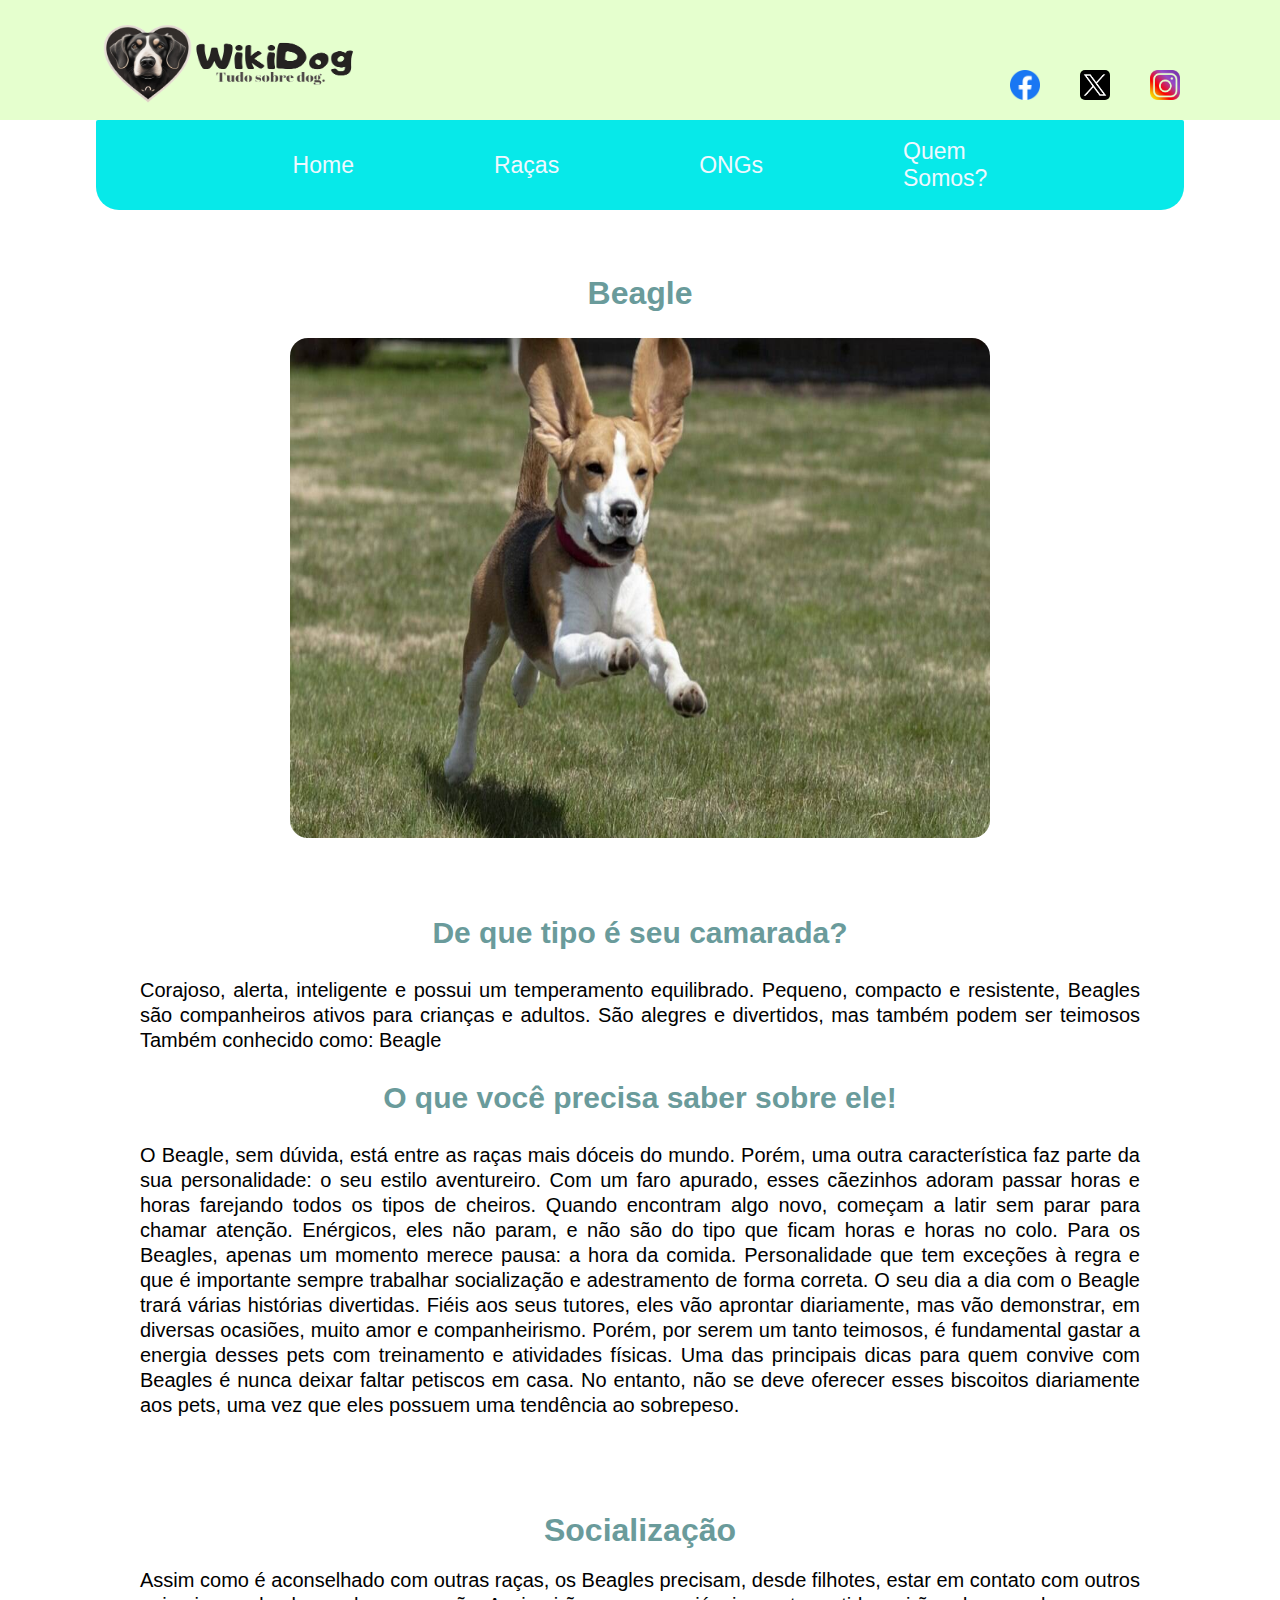
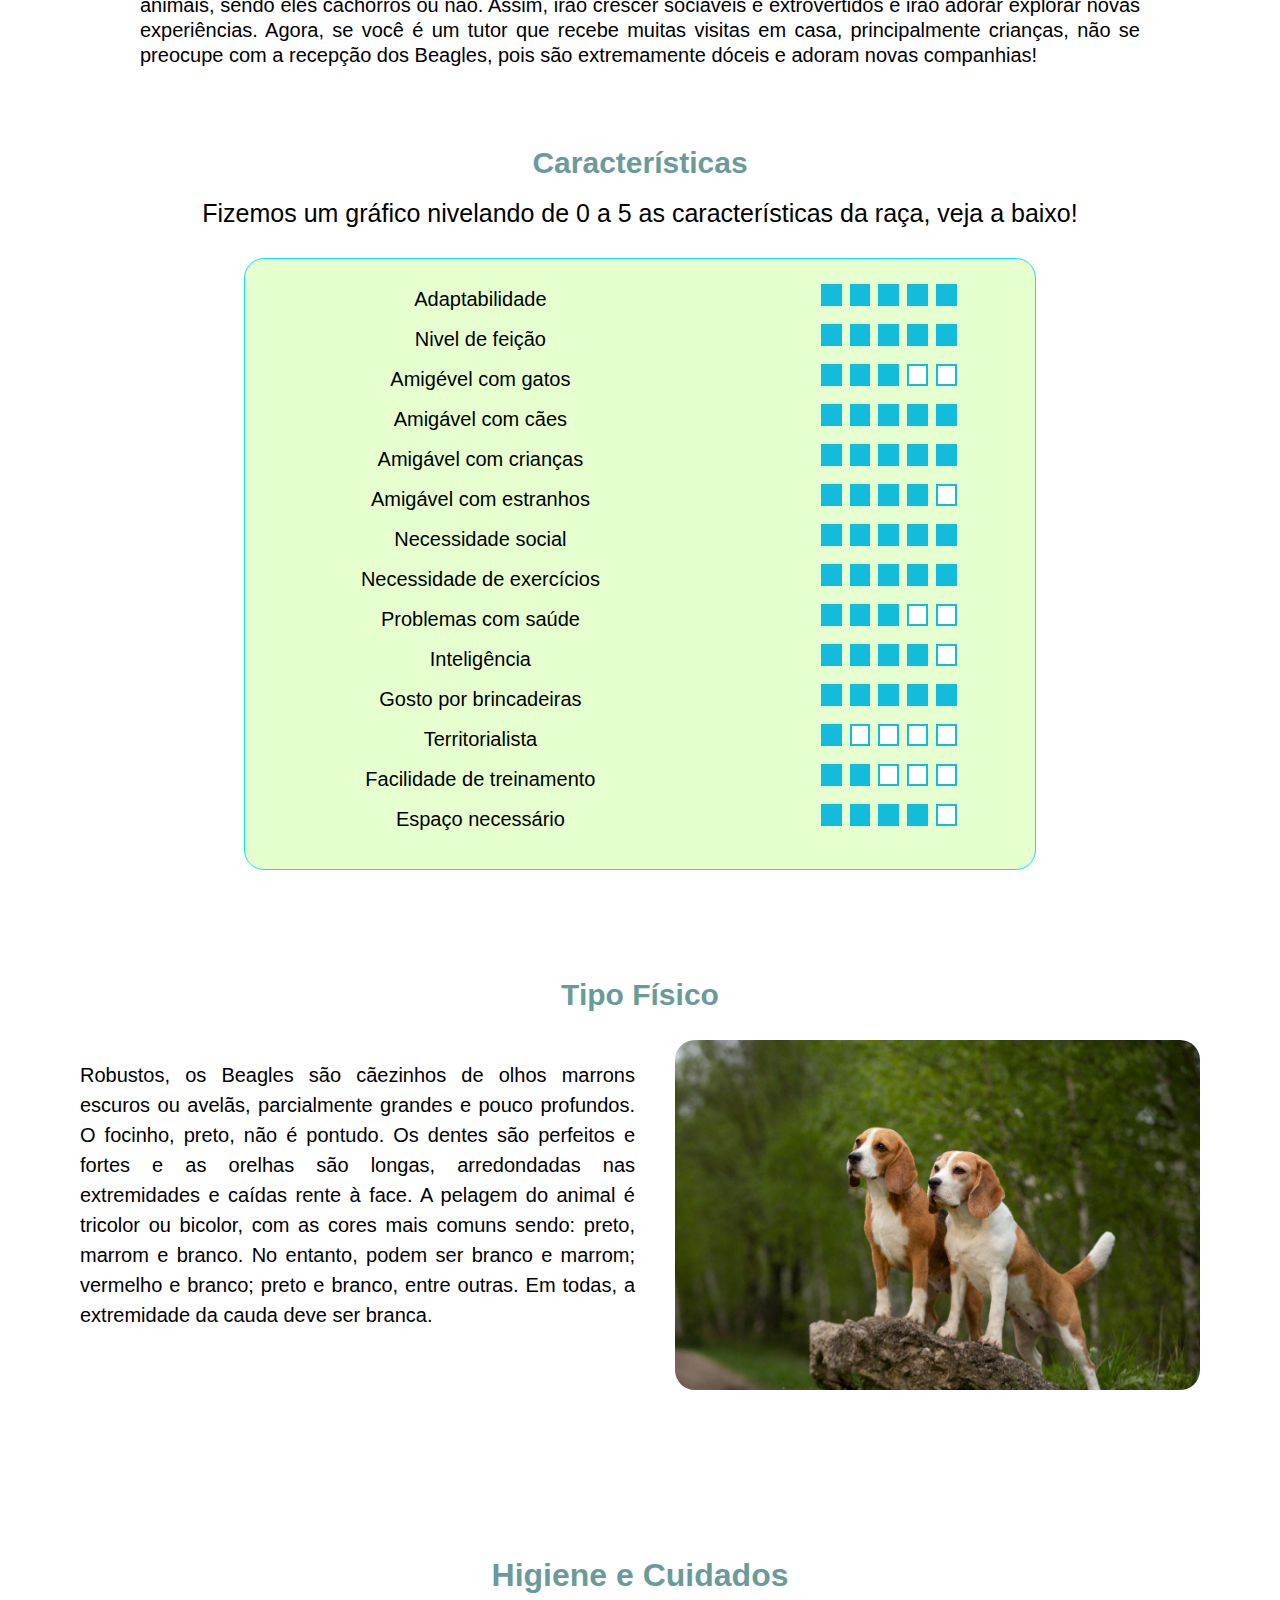
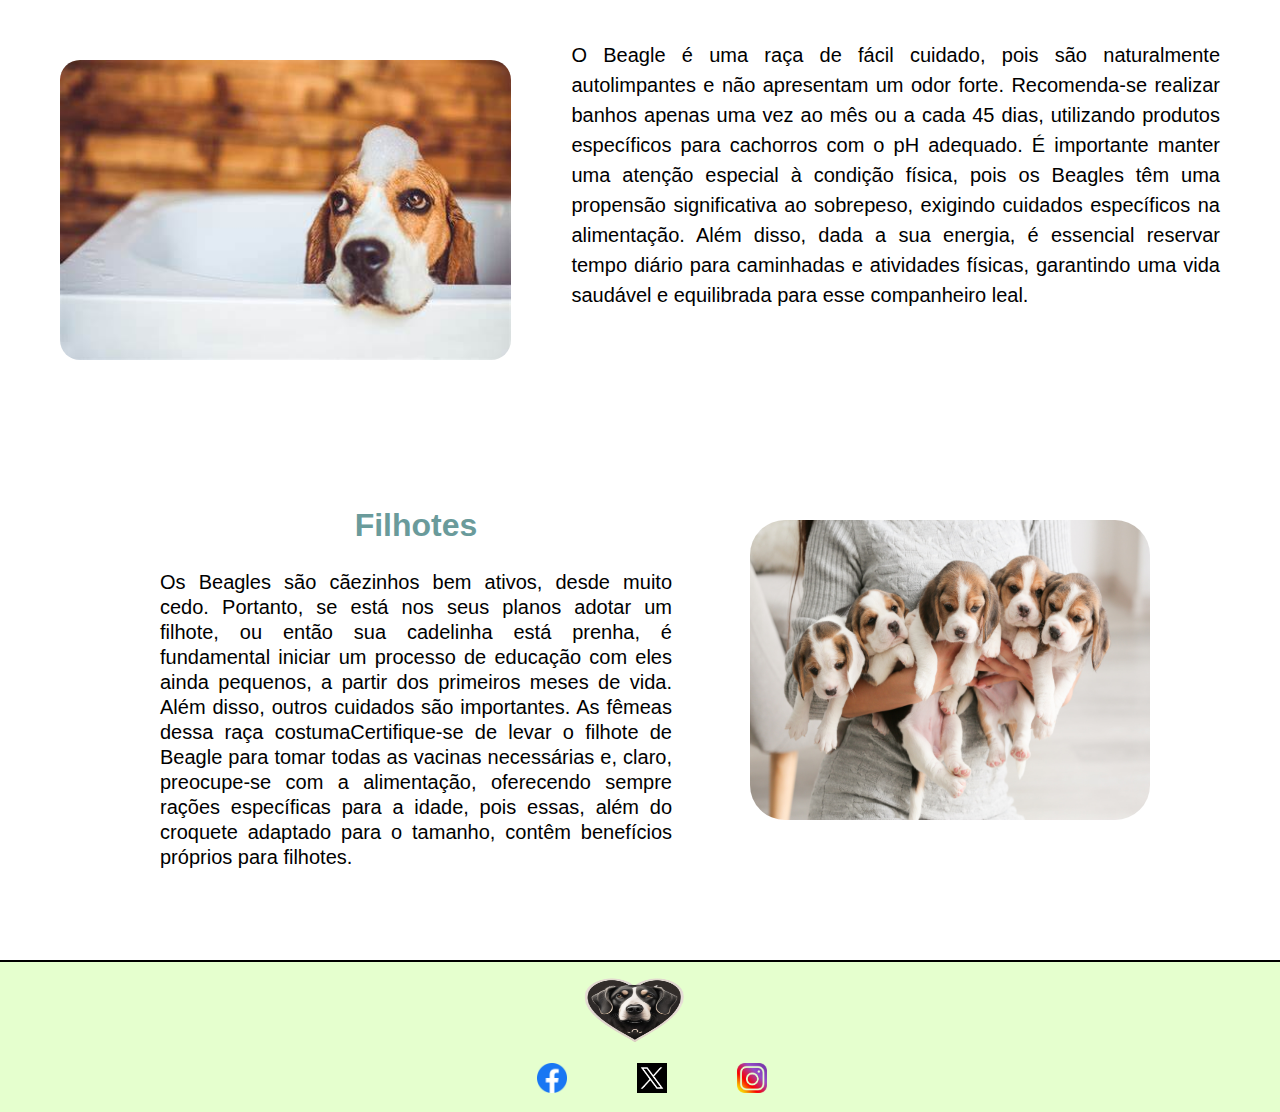
<file: topicos/beagle.html>
<!DOCTYPE html>
<html lang="pt-br">

<head>
  <meta charset="UTF-8">
  <meta name="viewport" content="width=device-width, initial-scale=1.0">
  <title>WikiDog - Tudo sobre DOG</title>
  <link rel="icon" href="../image/maior_logo-removebg-preview.png">
  <link rel="stylesheet" href="styletopics.css ">
</head>

<body>
  <header class="cabecario">
    <img class="logotipo" src="../image/WikiDog-logo-ajustado-removebg-preview.png"
      alt="Imagem do logo da empresa, cachorro dentro de um coração">
    <a class="links" id="home" href="https://www.instagram.com/wikid0g/" target="blank">
      <img class="insta" src="../image/logo-instagram-png-fundo-transparente-colorido.png" alt="Instagram">
    </a>
    <a>
      <a class="links" id="home" href="https://twitter.com/Wikidogg" target="blank">
        <img class="tt" src="../image/twitter-x-icon-logo-116902890413xbfexhf8l.webp" alt="X">
      </a>
      <a>
        <a class="links" id="home" href="https://www.facebook.com/profile.php?id=61553394641428" target="blank">
          <img class="face" src="../image/simbolo-f-facebook-1024x1024.png" alt="Facebook">
        </a>
  </header>

  <nav class="abas">
    <a class="links" id="home" href="../index.html">Home</a>
    <a class="links" id="home" href="../racas.html">Raças</a>
    <a class="links" id="home" href="../ongs.html">ONGs</a>
    <a class="links" id="home" href="../quem-somos.html">Quem<br>Somos?</a>
  </nav>
  <br>
  <div class="conteudo">
    <h1>Beagle</h1>
    <br>
    <div class="foto">
      <img src="conteudo/beagle-topico.jpg" alt="Beagle brincando" width="700px" height="500px">
    </div>
    <br>
    <div class="title">
      <h1>De que tipo é seu camarada?</h1>
      <br>
      <p class="boxtxt">Corajoso, alerta, inteligente e possui um temperamento equilibrado.
        Pequeno, compacto e resistente, Beagles são companheiros ativos para crianças e adultos.
        São alegres e divertidos, mas também podem ser teimosos Também conhecido como: Beagle
      </p>
      <br>
      <h1>O que você precisa saber sobre ele!</h1>
      <br>
      <p class="boxtxt1">
        O Beagle, sem dúvida, está entre as raças mais dóceis do mundo. Porém, uma outra característica faz parte da sua
        personalidade: o seu estilo aventureiro. Com um faro apurado, esses cãezinhos adoram passar horas e horas
        farejando todos os tipos de cheiros.
        Quando encontram algo novo, começam a latir sem parar para chamar atenção. Enérgicos, eles não param, e não são
        do tipo que ficam horas e horas no colo. Para os Beagles, apenas um momento merece pausa: a hora da comida.
        Personalidade que tem exceções à regra e que é importante sempre trabalhar socialização e adestramento de forma
        correta.
        O seu dia a dia com o Beagle trará várias histórias divertidas. Fiéis aos seus tutores, eles vão aprontar
        diariamente, mas vão demonstrar, em diversas ocasiões, muito amor e companheirismo. Porém, por serem um tanto
        teimosos, é fundamental gastar a energia desses pets com treinamento e atividades físicas.
        Uma das principais dicas para quem convive com Beagles é nunca deixar faltar petiscos em casa. No entanto, não
        se deve oferecer esses biscoitos diariamente aos pets, uma vez que eles possuem uma tendência ao sobrepeso.
      </p>
    </div>

    <div class="conteudo1">
      <h1>Socialização</h1>
      <br>
      <p class="boxtxt2">
        Assim como é aconselhado com outras raças, os Beagles precisam, desde filhotes, estar em contato com outros
        animais, sendo eles cachorros ou não. Assim, irão crescer sociáveis e extrovertidos e irão adorar explorar novas
        experiências.
        Agora, se você é um tutor que recebe muitas visitas em casa, principalmente crianças, não se preocupe com a
        recepção dos Beagles, pois são extremamente dóceis e adoram novas companhias!
      </p>
    </div>

    <section class="branco space3 dados caracteristicas">
      <h2 class="titulo">Características</h2>
      <p class="subtitulo-raças">Fizemos um gráfico nivelando de 0 a 5 as características da raça, veja a baixo!</p>
      <div class="box-caracteristicas">
        <div class="caracteristicas-clearfix">
          <ul class="chart-blocos">
            <span>Adaptabilidade</span>
            <li class="fillup"></li>
            <li class="fillup"></li>
            <li class="fillup"></li>
            <li class="fillup"></li>
            <li class="fillup"></li>
          </ul>
        </div>

        <div class="caracteristicas-clearfix">
          <ul class="chart-blocos">
            <span>Nivel de feição</span>
            <li class="fillup"></li>
            <li class="fillup"></li>
            <li class="fillup"></li>
            <li class="fillup"></li>
            <li class="fillup"></li>
          </ul>
        </div>

        <div class="caracteristicas-clearfix">
          <ul class="chart-blocos">
            <span>Amigével com gatos</span>
            <li class="fillup"></li>
            <li class="fillup"></li>
            <li class="fillup"></li>
            <li></li>
            <li></li>
          </ul>
        </div>

        <div class="caracteristicas-clearfix">
          <ul class="chart-blocos">
            <span>Amigável com cães</span>
            <li class="fillup"></li>
            <li class="fillup"></li>
            <li class="fillup"></li>
            <li class="fillup"></li>
            <li class="fillup"></li>
          </ul>
        </div>

        <div class="caracteristicas-clearfix">
          <ul class="chart-blocos">
            <span>Amigável com crianças</span>
            <li class="fillup"></li>
            <li class="fillup"></li>
            <li class="fillup"></li>
            <li class="fillup"></li>
            <li class="fillup"></li>
          </ul>
        </div>

        <div class="caracteristicas-clearfix">
          <ul class="chart-blocos">
            <span>Amigável com estranhos</span>
            <li class="fillup"></li>
            <li class="fillup"></li>
            <li class="fillup"></li>
            <li class="fillup"></li>
            <li></li>
          </ul>
        </div>

        <div class="caracteristicas-clearfix">
          <ul class="chart-blocos">
            <span>Necessidade social</span>
            <li class="fillup"></li>
            <li class="fillup"></li>
            <li class="fillup"></li>
            <li class="fillup"></li>
            <li class="fillup"></li>
          </ul>
        </div>

        <div class="caracteristicas-clearfix">
          <ul class="chart-blocos">
            <span>Necessidade de exercícios</span>
            <li class="fillup"></li>
            <li class="fillup"></li>
            <li class="fillup"></li>
            <li class="fillup"></li>
            <li class="fillup"></li>
          </ul>
        </div>

        <div class="caracteristicas-clearfix">
          <ul class="chart-blocos">
            <span>Problemas com saúde</span>
            <li class="fillup"></li>
            <li class="fillup"></li>
            <li class="fillup"></li>
            <li></li>
            <li></li>
          </ul>
        </div>

        <div class="caracteristicas-clearfix">
          <ul class="chart-blocos">
            <span>Inteligência</span>
            <li class="fillup"></li>
            <li class="fillup"></li>
            <li class="fillup"></li>
            <li class="fillup"></li>
            <li></li>
          </ul>
        </div>

        <div class="caracteristicas-clearfix">
          <ul class="chart-blocos">
            <span>Gosto por brincadeiras</span>
            <li class="fillup"></li>
            <li class="fillup"></li>
            <li class="fillup"></li>
            <li class="fillup"></li>
            <li class="fillup"></li>
          </ul>
        </div>

        <div class="caracteristicas-clearfix">
          <ul class="chart-blocos">
            <span>Territorialista</span>
            <li class="fillup"></li>
            <li></li>
            <li></li>
            <li></li>
            <li></li>
          </ul>
        </div>

        <div class="caracteristicas-clearfix">
          <ul class="chart-blocos">
            <span>Facilidade de treinamento</span>
            <li class="fillup"></li>
            <li class="fillup"></li>
            <li></li>
            <li></li>
            <li></li>
          </ul>
        </div>

        <div class="caracteristicas-clearfix">
          <ul class="chart-blocos">
            <span>Espaço necessário</span>
            <li class="fillup"></li>
            <li class="fillup"></li>
            <li class="fillup"></li>
            <li class="fillup"></li>
            <li></li>
          </ul>
        </div>
      </div>
    </section>

    <div class="conteudo2">
      <h1>Tipo Físico</h1>
      <div class="box-conteudo2">
        <p class="boxtxt3">Robustos, os Beagles são cãezinhos de olhos marrons escuros ou avelãs, parcialmente grandes e
          pouco profundos. O focinho, preto, não é pontudo. Os dentes são perfeitos e fortes e as orelhas são longas,
          arredondadas nas extremidades e caídas rente à face.
          A pelagem do animal é tricolor ou bicolor, com as cores mais comuns sendo: preto, marrom e branco. No entanto,
          podem ser branco e marrom; vermelho e branco; preto e branco, entre outras. Em todas, a extremidade da cauda
          deve ser branca.
        </p>
        <img src="conteudo/beagle-meio.jpg" alt="Dois Akita Americanos" width="700px" height="500px" class="img">
      </div>
    </div>

    <div class="conteudo3">
      <h1>Higiene e Cuidados</h1>
      <div class="box-conteudo3">
        <img src="conteudo/beagle-higiene.jpeg" alt="Um Beagle de cabeça apoiada na banheira" width="700px"
          height="500px" class="img">
        <p class="boxtxt4">
          O Beagle é uma raça de fácil cuidado, pois são naturalmente autolimpantes e não apresentam um odor forte.
          Recomenda-se realizar banhos apenas uma vez ao mês ou a cada 45 dias, utilizando produtos específicos para
          cachorros com o pH adequado. É importante manter uma atenção especial à condição física, pois os Beagles têm
          uma propensão significativa ao sobrepeso, exigindo cuidados específicos na alimentação. Além disso, dada a sua
          energia, é essencial reservar tempo diário para caminhadas e atividades físicas, garantindo uma vida saudável
          e equilibrada para esse companheiro leal.
        </p>
      </div>
    </div>

    <img src="conteudo/beagle-filhote.jpeg" alt="Dois Akita Americanos" width="400px" height="300px"
      class="img-filhote">

    <div class="conteudo4">
      <h1>Filhotes</h1>
      <br>
      <p class="boxtxt5">
        Os Beagles são cãezinhos bem ativos, desde muito cedo. Portanto, se está nos seus planos adotar um filhote, ou
        então sua cadelinha está prenha, é fundamental iniciar um processo de educação com eles ainda pequenos, a partir
        dos primeiros meses de vida. Além disso, outros cuidados são importantes.
        As fêmeas dessa raça costumaCertifique-se de levar o filhote de Beagle para tomar todas as vacinas necessárias
        e, claro, preocupe-se com a alimentação, oferecendo sempre rações específicas para a idade, pois essas, além do
        croquete adaptado para o tamanho, contêm benefícios próprios para filhotes.
      </p>
    </div>
  </div>

  <div class="rodape">
    <img class="logotipo-rodape" src="../image/cachoração.png"
      alt="Imagem do logo da empresa, cachorro dentro de um coração">
    <a class="links" id="home" href="https://www.instagram.com/wikid0g/" target="blank">
      <img class="insta-rodape" src="../image/logo-instagram-png-fundo-transparente-colorido.png" alt="Instagram">
    </a>
    <a>
      <a class="links" id="home" href="https://twitter.com/Wikidogg" target="blank">
        <img class="tt-rodape" src="../image/twitter-x-icon-logo-116902890413xbfexhf8l.webp" alt="X">
      </a>
      <a>
        <a class="links" id="home" href="https://www.facebook.com/profile.php?id=61553394641428" target="blank">
          <img class="face-rodape" src="../image/simbolo-f-facebook-1024x1024.png" alt="Facebook">
        </a>
  </div>
</body>

</html>
</file>
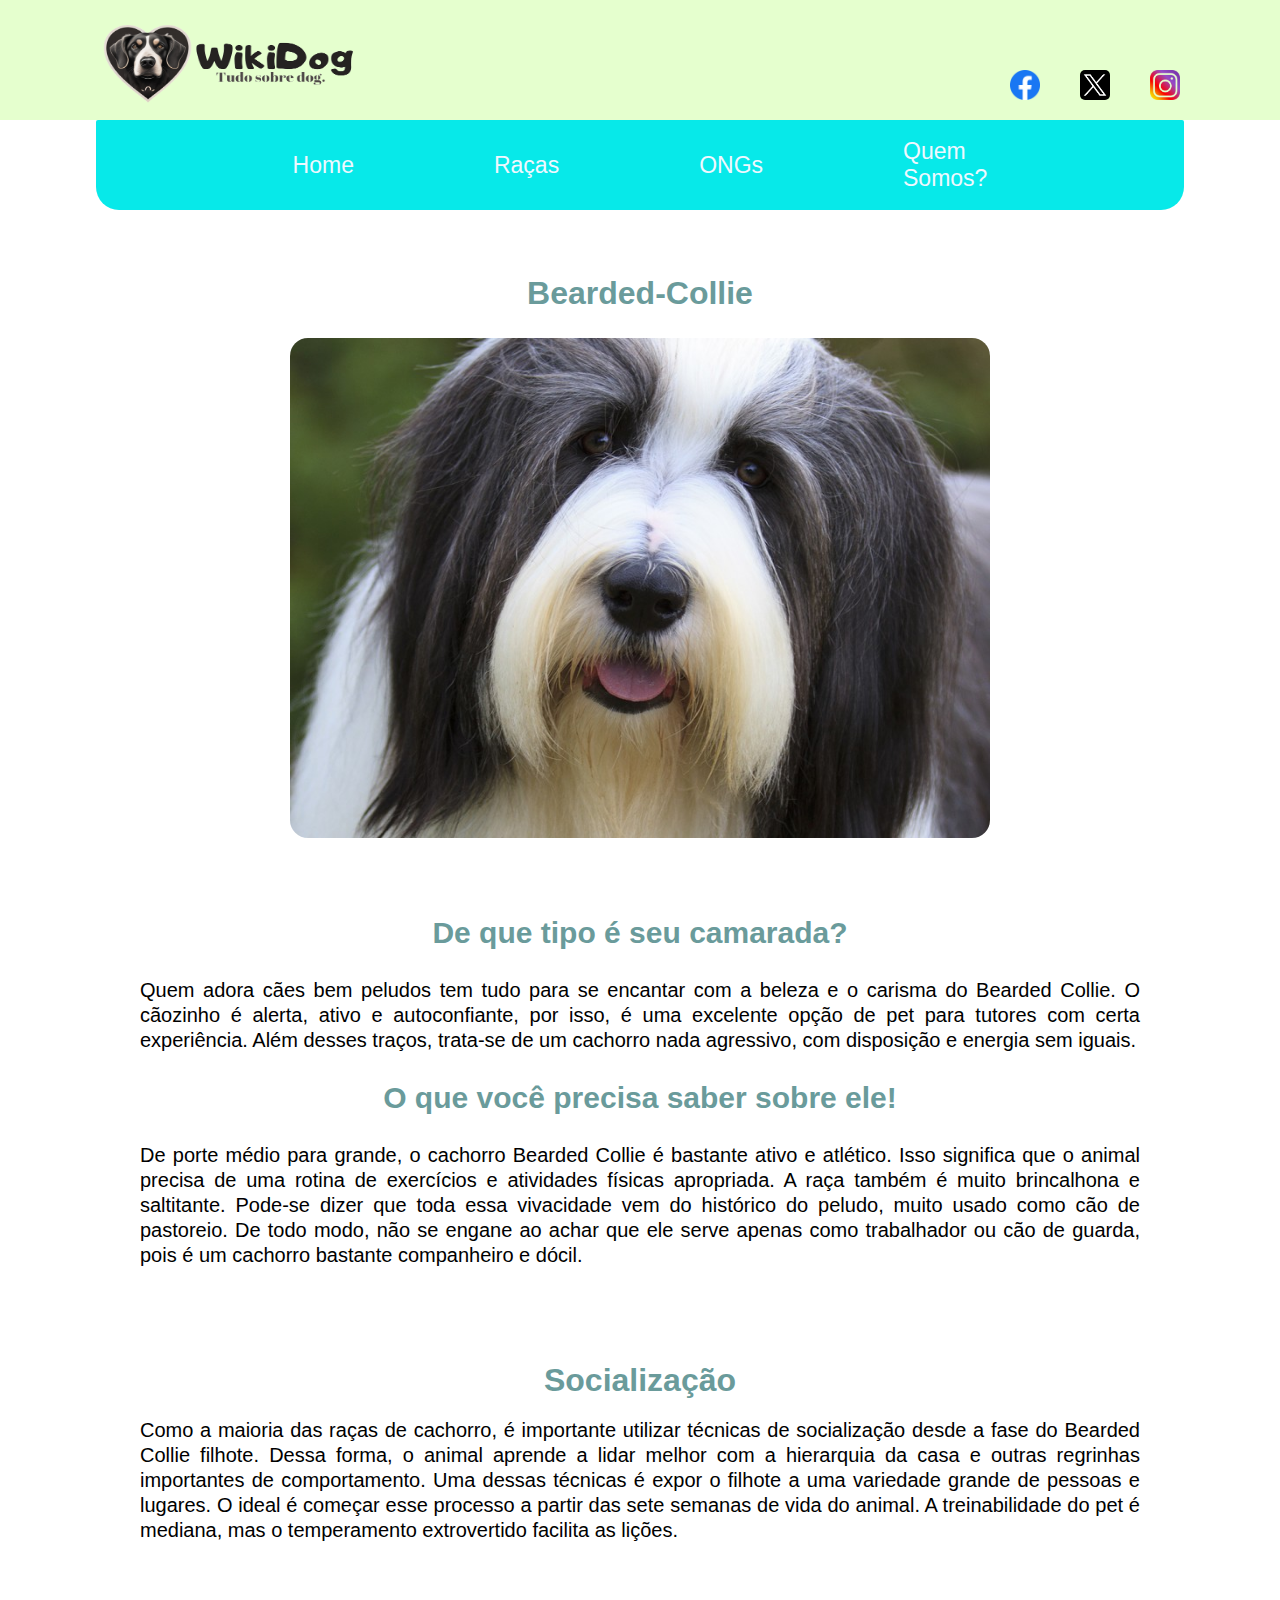
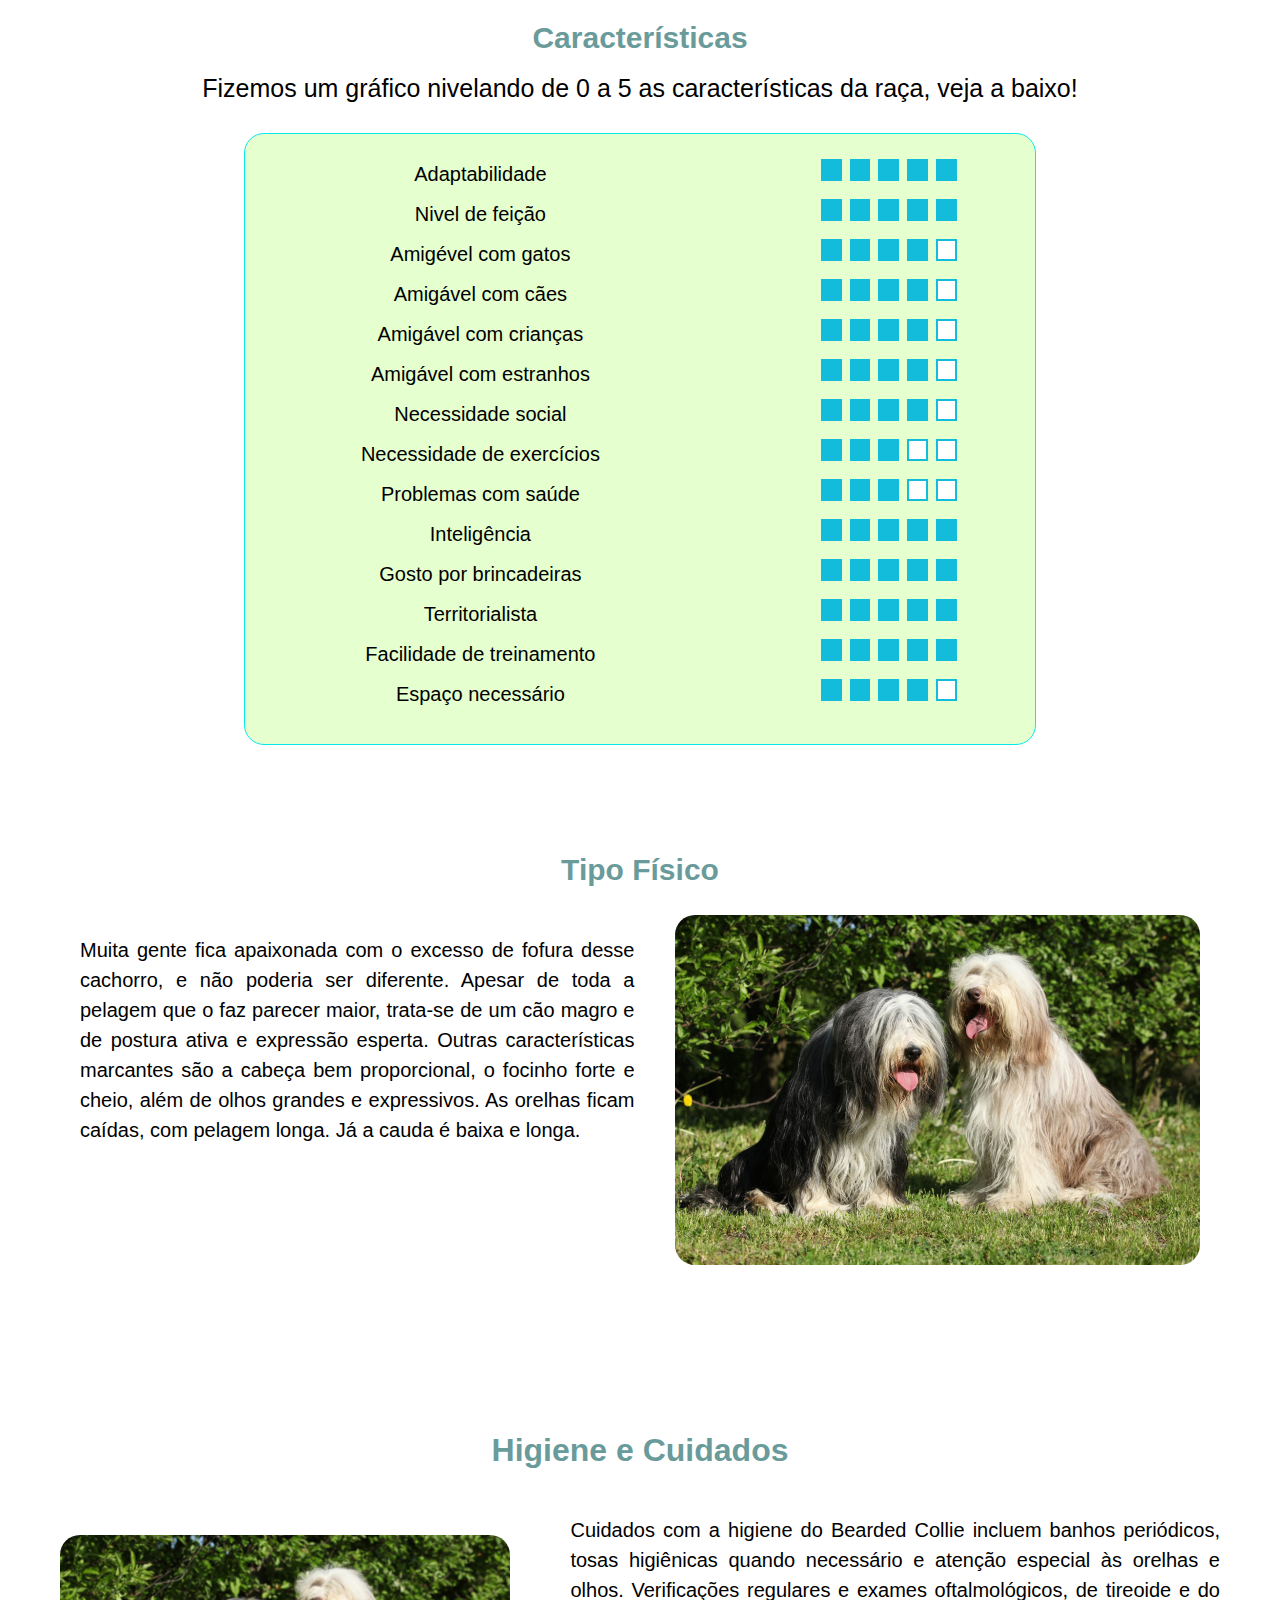
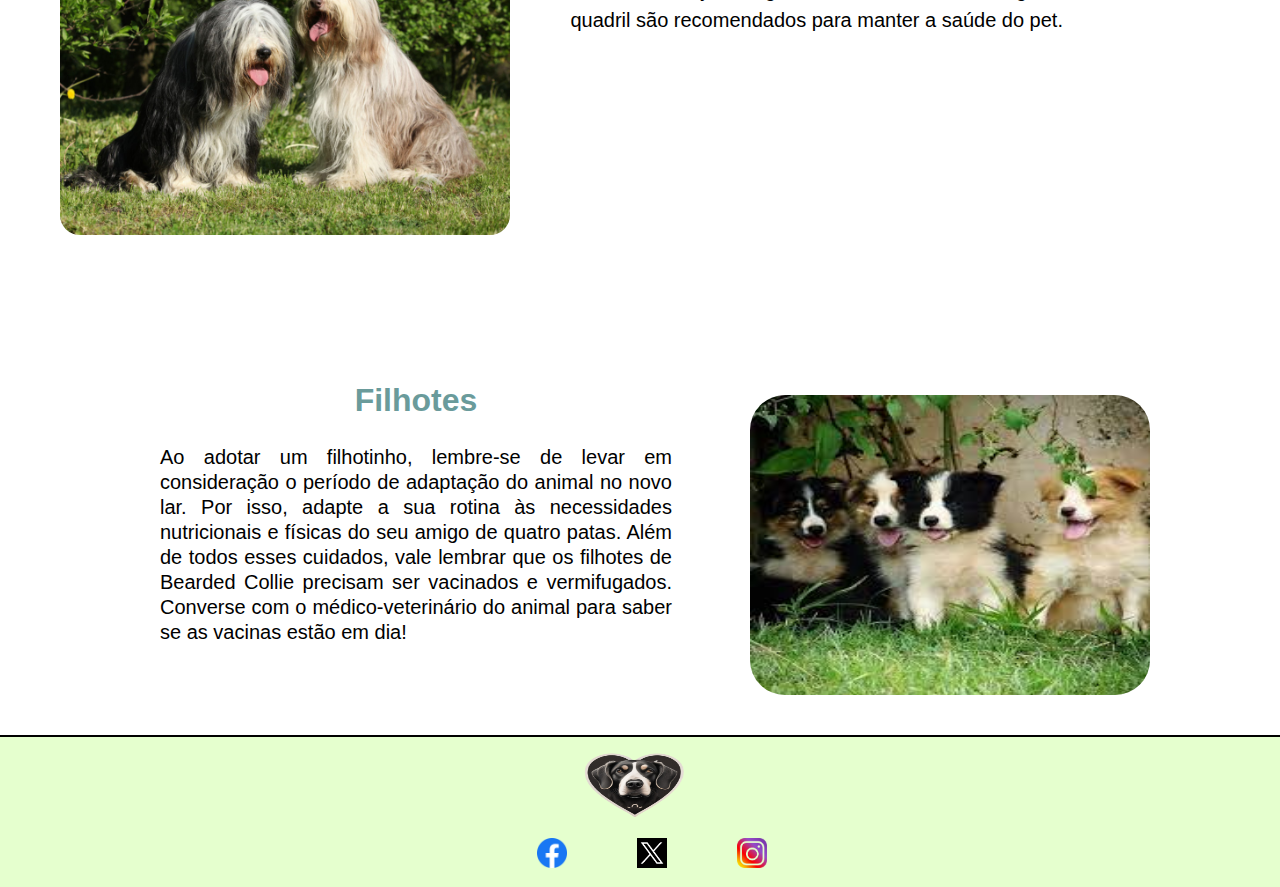
<file: topicos/Bearded-Collie.html>
<!DOCTYPE html>
<html lang="pt-br">

<head>
  <meta charset="UTF-8">
  <meta name="viewport" content="width=device-width, initial-scale=1.0">
  <title>WikiDog - Tudo sobre DOG</title>
  <link rel="icon" href="../image/maior_logo-removebg-preview.png">
  <link rel="stylesheet" href="styletopics.css ">
</head>

<body>
  <header class="cabecario">
    <img class="logotipo" src="../image/WikiDog-logo-ajustado-removebg-preview.png"
      alt="Imagem do logo da empresa, cachorro dentro de um coração">
    <a class="links" id="home" href="https://www.instagram.com/wikid0g/" target="blank">
      <img class="insta" src="../image/logo-instagram-png-fundo-transparente-colorido.png" alt="Instagram">
    </a>
    <a>
      <a class="links" id="home" href="https://twitter.com/Wikidogg" target="blank">
        <img class="tt" src="../image/twitter-x-icon-logo-116902890413xbfexhf8l.webp" alt="X">
      </a>
      <a>
        <a class="links" id="home" href="https://www.facebook.com/profile.php?id=61553394641428" target="blank">
          <img class="face" src="../image/simbolo-f-facebook-1024x1024.png" alt="Facebook">
        </a>
  </header>

  <nav class="abas">
    <a class="links" id="home" href="../index.html">Home</a>
    <a class="links" id="home" href="../racas.html">Raças</a>
    <a class="links" id="home" href="../ongs.html">ONGs</a>
    <a class="links" id="home" href="../quem-somos.html">Quem<br>Somos?</a>
  </nav>
  <br>
  <div class="conteudo">
    <h1>Bearded-Collie</h1>
    <br>
    <div class="foto">
      <img src="conteudo/bearded-collie.jpeg" alt="Bearded Collie simpático" width="700px" height="500px">
    </div>
    <br>
    <div class="title">
      <h1>De que tipo é seu camarada?</h1>
      <br>
      <p class="boxtxt">Quem adora cães bem peludos tem tudo para se encantar com a beleza e o carisma do Bearded
        Collie.
        O cãozinho é alerta, ativo e autoconfiante, por isso, é uma excelente opção de pet para tutores com certa
        experiência.
        Além desses traços, trata-se de um cachorro nada agressivo, com disposição e energia sem iguais.
      </p>
      <br>
      <h1>O que você precisa saber sobre ele!</h1>
      <br>
      <p class="boxtxt1">
        De porte médio para grande, o cachorro Bearded Collie é bastante ativo e atlético.
        Isso significa que o animal precisa de uma rotina de exercícios e atividades físicas apropriada. A raça também é
        muito brincalhona e saltitante.
        Pode-se dizer que toda essa vivacidade vem do histórico do peludo, muito usado como cão de pastoreio.
        De todo modo, não se engane ao achar que ele serve apenas como trabalhador ou cão de guarda, pois é um cachorro
        bastante companheiro e dócil.
      </p>
    </div>

    <div class="conteudo1">
      <h1>Socialização</h1>
      <br>
      <p class="boxtxt2">
        Como a maioria das raças de cachorro, é importante utilizar técnicas de socialização desde a fase do Bearded
        Collie filhote. Dessa forma, o animal aprende a lidar melhor com a hierarquia da casa e outras regrinhas
        importantes de comportamento.
        Uma dessas técnicas é expor o filhote a uma variedade grande de pessoas e lugares. O ideal é começar esse
        processo a partir das sete semanas de vida do animal.
        A treinabilidade do pet é mediana, mas o temperamento extrovertido facilita as lições.
      </p>
    </div>

    <section class="branco space3 dados caracteristicas">
      <h2 class="titulo">Características</h2>
      <p class="subtitulo-raças">Fizemos um gráfico nivelando de 0 a 5 as características da raça, veja a baixo!</p>
      <div class="box-caracteristicas">
        <div class="caracteristicas-clearfix">
          <ul class="chart-blocos">
            <span>Adaptabilidade</span>
            <li class="fillup"></li>
            <li class="fillup"></li>
            <li class="fillup"></li>
            <li class="fillup"></li>
            <li class="fillup"></li>
          </ul>
        </div>

        <div class="caracteristicas-clearfix">
          <ul class="chart-blocos">
            <span>Nivel de feição</span>
            <li class="fillup"></li>
            <li class="fillup"></li>
            <li class="fillup"></li>
            <li class="fillup"></li>
            <li class="fillup"></li>
          </ul>
        </div>

        <div class="caracteristicas-clearfix">
          <ul class="chart-blocos">
            <span>Amigével com gatos</span>
            <li class="fillup"></li>
            <li class="fillup"></li>
            <li class="fillup"></li>
            <li class="fillup"></li>
            <li></li>
          </ul>
        </div>

        <div class="caracteristicas-clearfix">
          <ul class="chart-blocos">
            <span>Amigável com cães</span>
            <li class="fillup"></li>
            <li class="fillup"></li>
            <li class="fillup"></li>
            <li class="fillup"></li>
            <li></li>
          </ul>
        </div>

        <div class="caracteristicas-clearfix">
          <ul class="chart-blocos">
            <span>Amigável com crianças</span>
            <li class="fillup"></li>
            <li class="fillup"></li>
            <li class="fillup"></li>
            <li class="fillup"></li>
            <li></li>
          </ul>
        </div>

        <div class="caracteristicas-clearfix">
          <ul class="chart-blocos">
            <span>Amigável com estranhos</span>
            <li class="fillup"></li>
            <li class="fillup"></li>
            <li class="fillup"></li>
            <li class="fillup"></li>
            <li></li>
          </ul>
        </div>

        <div class="caracteristicas-clearfix">
          <ul class="chart-blocos">
            <span>Necessidade social</span>
            <li class="fillup"></li>
            <li class="fillup"></li>
            <li class="fillup"></li>
            <li class="fillup"></li>
            <li></li>
          </ul>
        </div>

        <div class="caracteristicas-clearfix">
          <ul class="chart-blocos">
            <span>Necessidade de exercícios</span>
            <li class="fillup"></li>
            <li class="fillup"></li>
            <li class="fillup"></li>
            <li></li>
            <li></li>
          </ul>
        </div>

        <div class="caracteristicas-clearfix">
          <ul class="chart-blocos">
            <span>Problemas com saúde</span>
            <li class="fillup"></li>
            <li class="fillup"></li>
            <li class="fillup"></li>
            <li></li>
            <li></li>
          </ul>
        </div>

        <div class="caracteristicas-clearfix">
          <ul class="chart-blocos">
            <span>Inteligência</span>
            <li class="fillup"></li>
            <li class="fillup"></li>
            <li class="fillup"></li>
            <li class="fillup"></li>
            <li class="fillup"></li>
          </ul>
        </div>

        <div class="caracteristicas-clearfix">
          <ul class="chart-blocos">
            <span>Gosto por brincadeiras</span>
            <li class="fillup"></li>
            <li class="fillup"></li>
            <li class="fillup"></li>
            <li class="fillup"></li>
            <li class="fillup"></li>
          </ul>
        </div>

        <div class="caracteristicas-clearfix">
          <ul class="chart-blocos">
            <span>Territorialista</span>
            <li class="fillup"></li>
            <li class="fillup"></li>
            <li class="fillup"></li>
            <li class="fillup"></li>
            <li class="fillup"></li>
          </ul>
        </div>

        <div class="caracteristicas-clearfix">
          <ul class="chart-blocos">
            <span>Facilidade de treinamento</span>
            <li class="fillup"></li>
            <li class="fillup"></li>
            <li class="fillup"></li>
            <li class="fillup"></li>
            <li class="fillup"></li>
          </ul>
        </div>

        <div class="caracteristicas-clearfix">
          <ul class="chart-blocos">
            <span>Espaço necessário</span>
            <li class="fillup"></li>
            <li class="fillup"></li>
            <li class="fillup"></li>
            <li class="fillup"></li>
            <li></li>
          </ul>
        </div>
      </div>
    </section>

    <div class="conteudo2">
      <h1>Tipo Físico</h1>
      <div class="box-conteudo2">
        <p class="boxtxt3">Muita gente fica apaixonada com o excesso de fofura desse cachorro, e não poderia ser
          diferente.
          Apesar de toda a pelagem que o faz parecer maior, trata-se de um cão magro e de postura ativa e expressão
          esperta.
          Outras características marcantes são a cabeça bem proporcional, o focinho forte e cheio, além de olhos grandes
          e expressivos. As orelhas ficam caídas, com pelagem longa. Já a cauda é baixa e longa.
        </p>
        <img src="conteudo/bearded-collie-meio.jpg" alt="Dois Akita Americanos" width="700px" height="500px"
          class="img">
      </div>
    </div>

    <div class="conteudo3">
      <h1>Higiene e Cuidados</h1>
      <div class="box-conteudo3">
        <img src="conteudo/bearded-collie-meio.jpg" alt="Dois Akita Americanos" width="700px" height="500px"
          class="img">
        <p class="boxtxt4">
          Cuidados com a higiene do Bearded Collie incluem banhos periódicos, tosas higiênicas quando necessário e
          atenção especial às orelhas e olhos. Verificações regulares e exames oftalmológicos, de tireoide e do quadril
          são recomendados para manter a saúde do pet.
        </p>
      </div>
    </div>

    <img src="conteudo/bearded-collie-filhote.jpeg" alt="Dois Akita Americanos" width="400px" height="300px"
      class="img-filhote">

    <div class="conteudo4">
      <h1>Filhotes</h1>
      <br>
      <p class="boxtxt5">
        Ao adotar um filhotinho, lembre-se de levar em consideração o período de adaptação do animal no novo lar. Por
        isso, adapte a sua rotina às necessidades nutricionais e físicas do seu amigo de quatro patas.
        Além de todos esses cuidados, vale lembrar que os filhotes de Bearded Collie precisam ser vacinados e
        vermifugados. Converse com o médico-veterinário do animal para saber se as vacinas estão em dia!
      </p>
    </div>
  </div>

  <div class="rodape">
    <img class="logotipo-rodape" src="../image/cachoração.png"
      alt="Imagem do logo da empresa, cachorro dentro de um coração">
    <a class="links" id="home" href="https://www.instagram.com/wikid0g/" target="blank">
      <img class="insta-rodape" src="../image/logo-instagram-png-fundo-transparente-colorido.png" alt="Instagram">
    </a>
    <a>
      <a class="links" id="home" href="https://twitter.com/Wikidogg" target="blank">
        <img class="tt-rodape" src="../image/twitter-x-icon-logo-116902890413xbfexhf8l.webp" alt="X">
      </a>
      <a class="links" id="home" href="https://www.facebook.com/profile.php?id=61553394641428" target="blank">
        <img class="face-rodape" src="../image/simbolo-f-facebook-1024x1024.png" alt="Facebook">
      </a>
  </div>
</body>

</html>
</file>
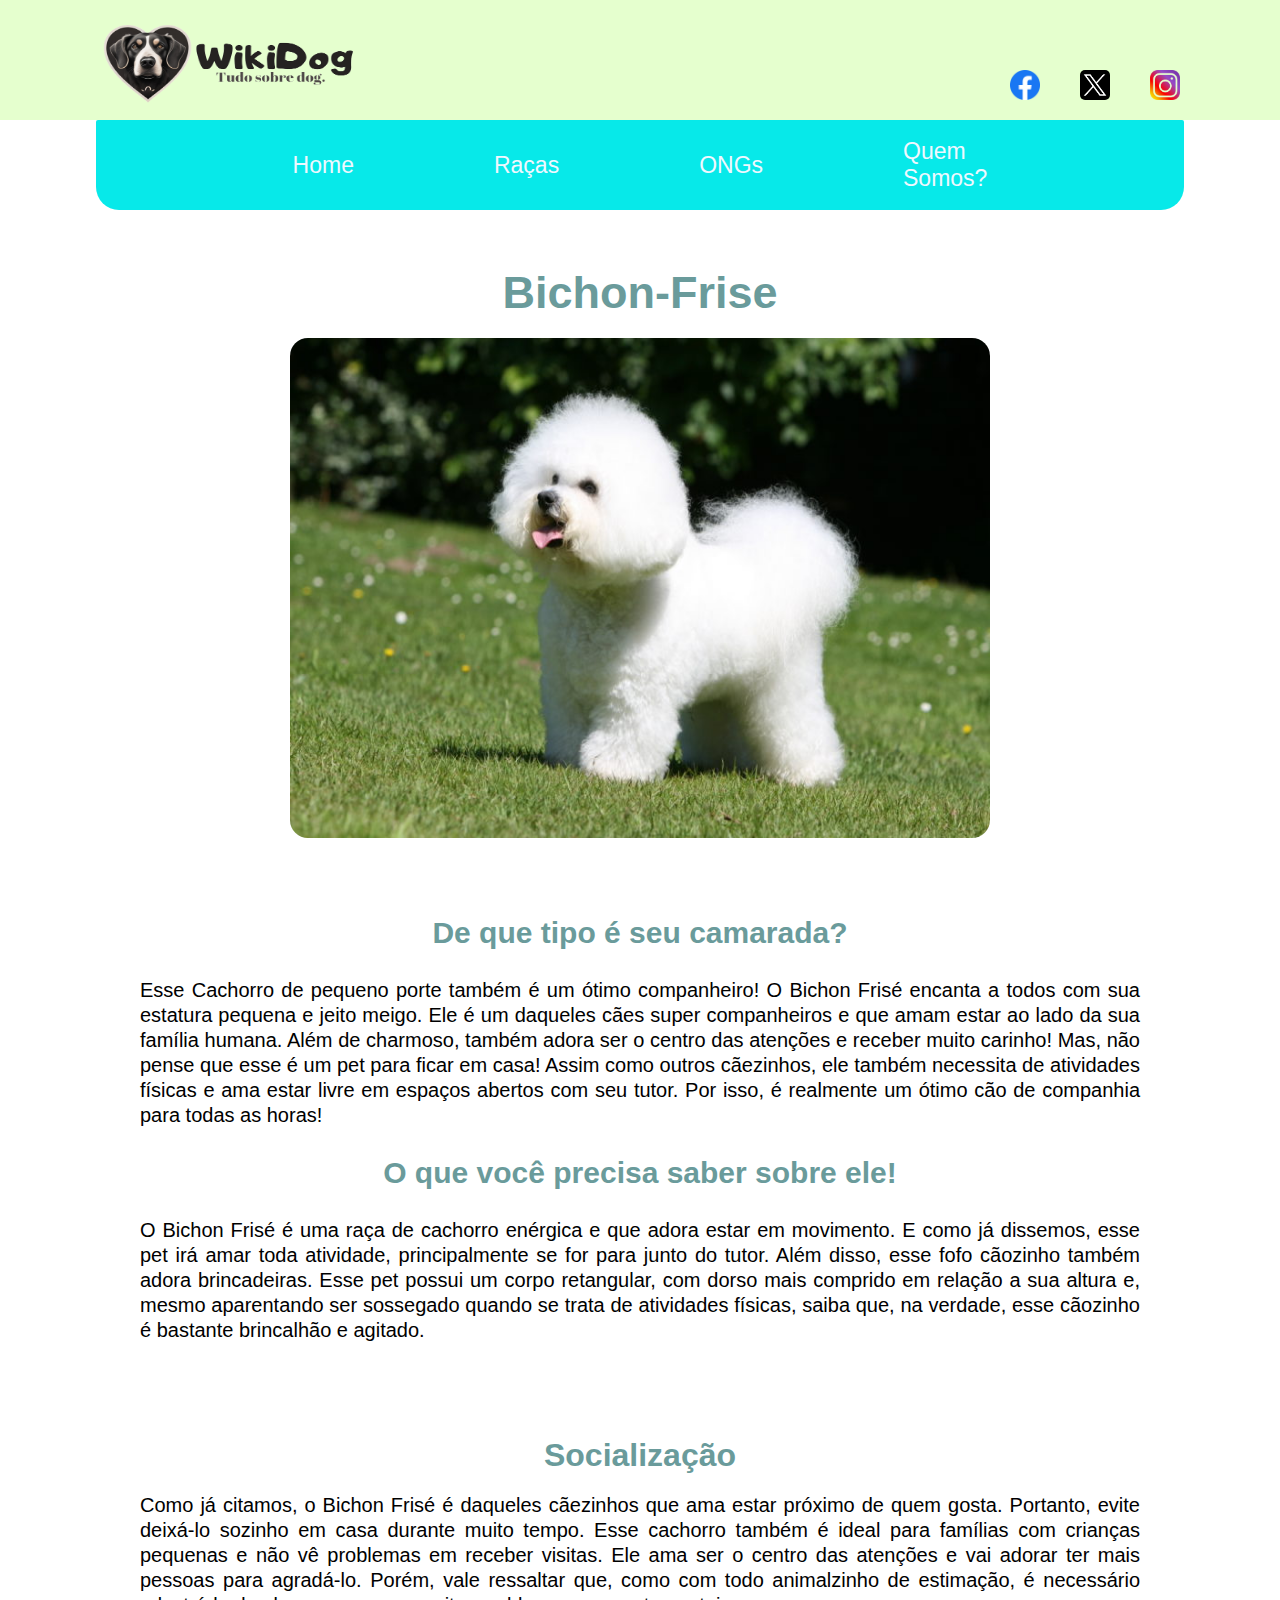
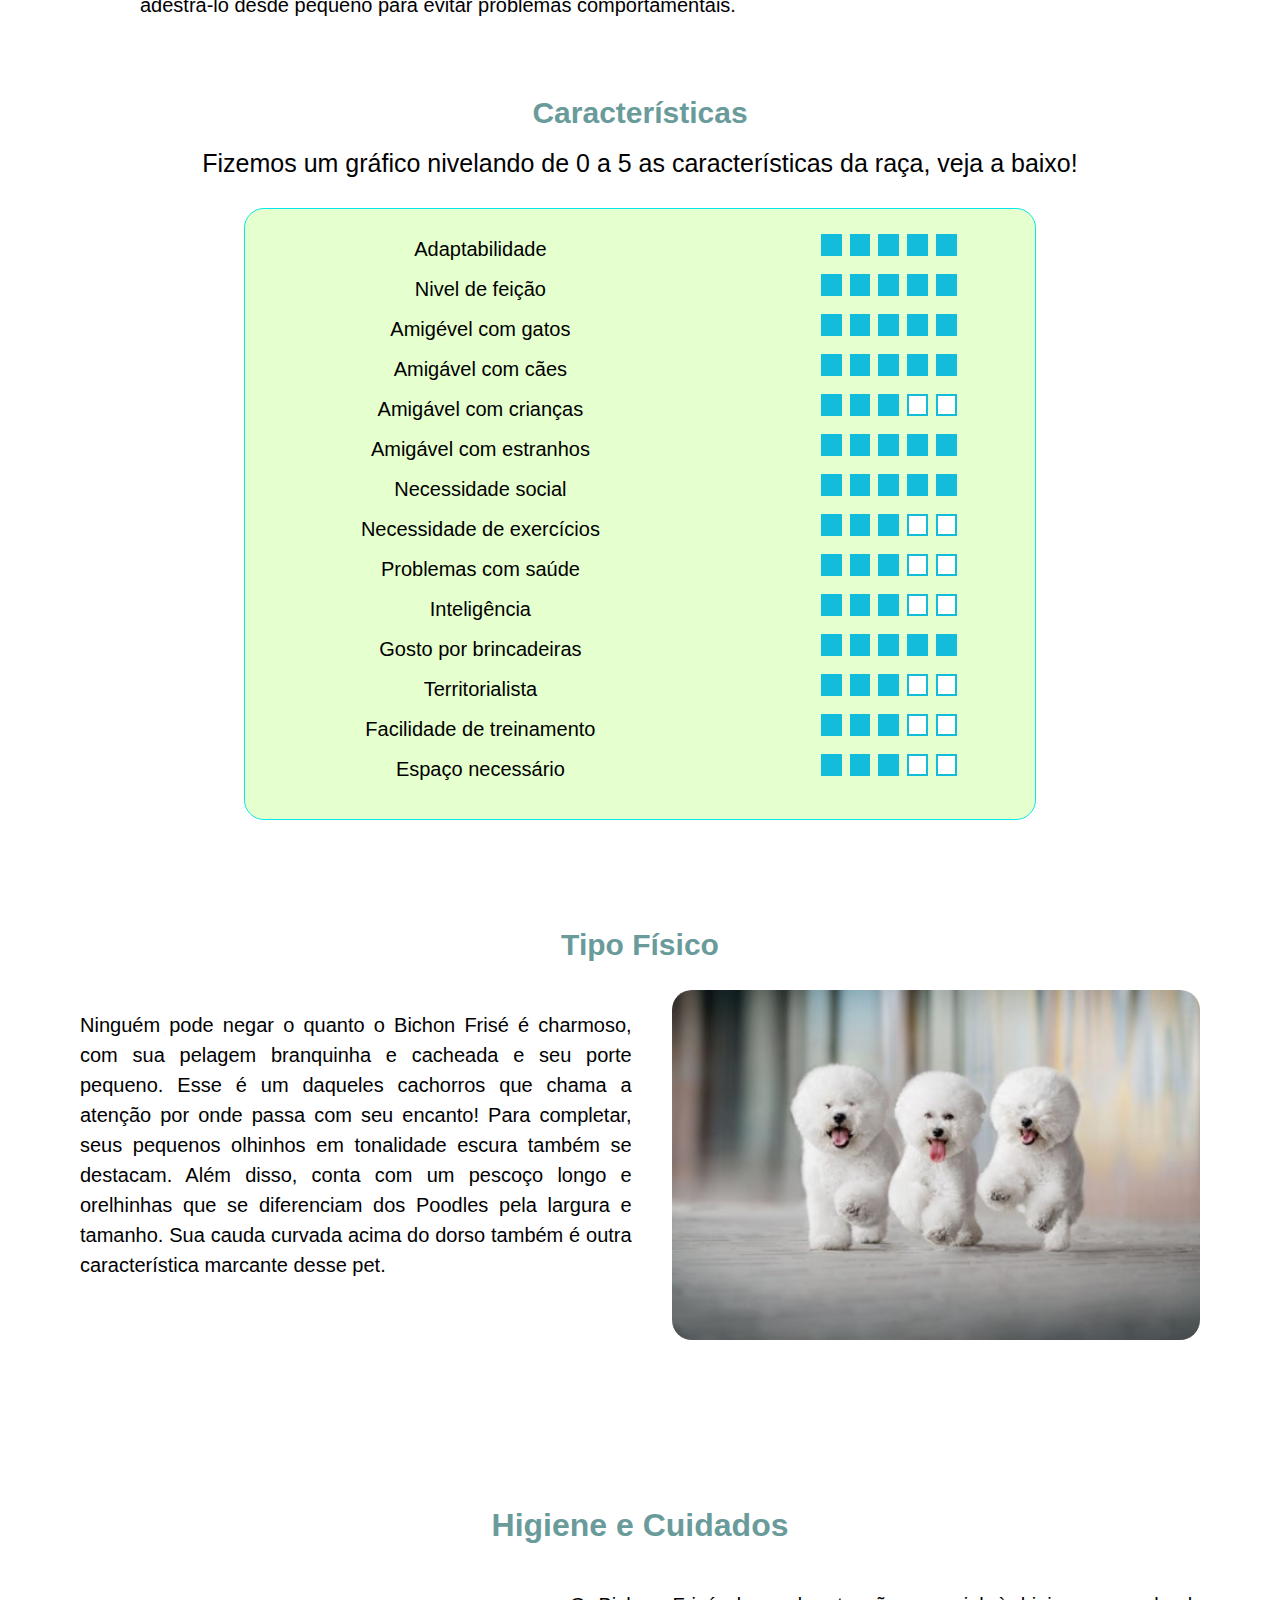
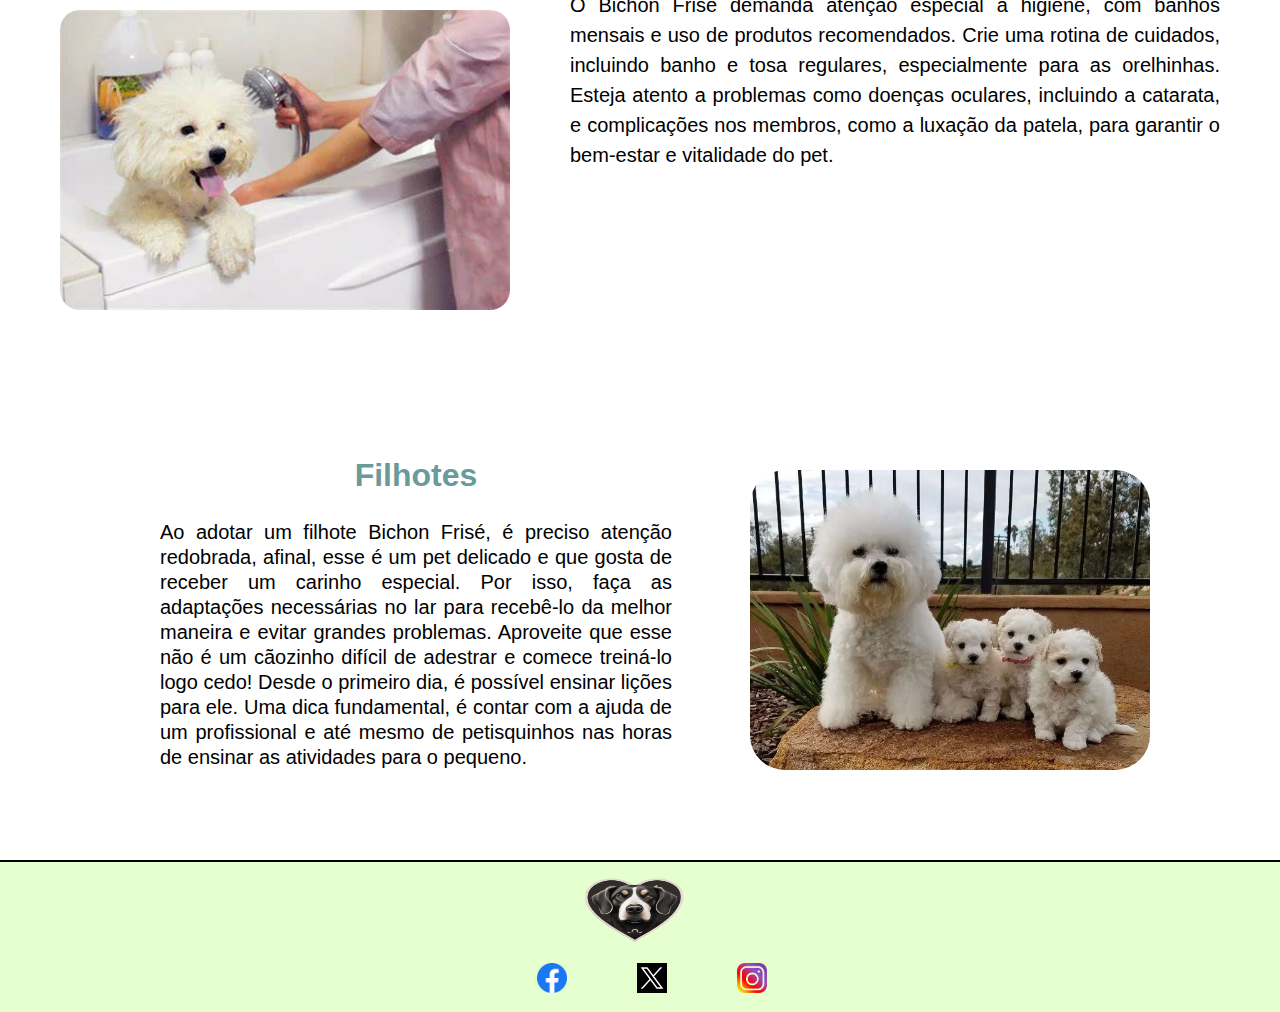
<file: topicos/Bichon-Frise.html>
<!DOCTYPE html>
<html lang="pt-br">

<head>
  <meta charset="UTF-8">
  <meta name="viewport" content="width=device-width, initial-scale=1.0">
  <title>WikiDog - Tudo sobre DOG</title>
  <link rel="icon" href="../image/maior_logo-removebg-preview.png">
  <link rel="stylesheet" href="styletopics.css ">
</head>

<body>
  <header class="cabecario">
    <img class="logotipo" src="../image/WikiDog-logo-ajustado-removebg-preview.png"
      alt="Imagem do logo da empresa, cachorro dentro de um coração">
    <a class="links" id="home" href="https://www.instagram.com/wikid0g/" target="blank">
      <img class="insta" src="../image/logo-instagram-png-fundo-transparente-colorido.png" alt="Instagram">
    </a>
    <a>
      <a class="links" id="home" href="https://twitter.com/Wikidogg" target="blank">
        <img class="tt" src="../image/twitter-x-icon-logo-116902890413xbfexhf8l.webp" alt="X">
      </a>
      <a>
        <a class="links" id="home" href="https://www.facebook.com/profile.php?id=61553394641428" target="blank">
          <img class="face" src="../image/simbolo-f-facebook-1024x1024.png" alt="Facebook">
        </a>
  </header>

  <nav class="abas">
    <a class="links" id="home" href="../index.html">Home</a>
    <a class="links" id="home" href="../racas.html">Raças</a>
    <a class="links" id="home" href="../ongs.html">ONGs</a>
    <a class="links" id="home" href="../quem-somos.html">Quem<br>Somos?</a>
  </nav>
  <br>
  <div class="conteudo">
    <div class="foto">
      <h1>Bichon-Frise</h1>
      <br>
      <img src="conteudo/Bichon-Frise-topico.jpg" alt="Cachorro Bichon-Frise com pelo escovado" width="700px"
        height="500px">
    </div>
    <br>
    <div class="title">
      <h1>De que tipo é seu camarada?</h1>
      <br>
      <p class="boxtxt">Esse Cachorro de pequeno porte também é um ótimo companheiro!
        O Bichon Frisé encanta a todos com sua estatura pequena e jeito meigo. Ele é um daqueles cães super companheiros
        e que amam estar ao lado da sua família humana.
        Além de charmoso, também adora ser o centro das atenções e receber muito carinho!
        Mas, não pense que esse é um pet para ficar em casa! Assim como outros cãezinhos, ele também necessita de
        atividades físicas e ama estar livre em espaços abertos com seu tutor.
        Por isso, é realmente um ótimo cão de companhia para todas as horas!
      </p>
      <br>
      <h1>O que você precisa saber sobre ele!</h1>
      <br>
      <p class="boxtxt1">
        O Bichon Frisé é uma raça de cachorro enérgica e que adora estar em movimento. E como já dissemos, esse pet irá
        amar toda atividade, principalmente se for para junto do tutor.
        Além disso, esse fofo cãozinho também adora brincadeiras.
        Esse pet possui um corpo retangular, com dorso mais comprido em relação a sua altura e, mesmo aparentando ser
        sossegado quando se trata de atividades físicas, saiba que, na verdade, esse cãozinho é bastante brincalhão e
        agitado.
      </p>
    </div>

    <div class="conteudo1">
      <h1>Socialização</h1>
      <br>
      <p class="boxtxt2">
        Como já citamos, o Bichon Frisé é daqueles cãezinhos que ama estar próximo de quem gosta. Portanto, evite
        deixá-lo sozinho em casa durante muito tempo.
        Esse cachorro também é ideal para famílias com crianças pequenas e não vê problemas em receber visitas.
        Ele ama ser o centro das atenções e vai adorar ter mais pessoas para agradá-lo.
        Porém, vale ressaltar que, como com todo animalzinho de estimação, é necessário adestrá-lo desde pequeno para
        evitar problemas comportamentais.
      </p>
    </div>

    <section class="branco space3 dados caracteristicas">
      <h2 class="titulo">Características</h2>
      <p class="subtitulo-raças">Fizemos um gráfico nivelando de 0 a 5 as características da raça, veja a baixo!</p>
      <div class="box-caracteristicas">
        <div class="caracteristicas-clearfix">
          <ul class="chart-blocos">
            <span>Adaptabilidade</span>
            <li class="fillup"></li>
            <li class="fillup"></li>
            <li class="fillup"></li>
            <li class="fillup"></li>
            <li class="fillup"></li>
          </ul>
        </div>
        <div class="caracteristicas-clearfix">
          <ul class="chart-blocos">
            <span>Nivel de feição</span>
            <li class="fillup"></li>
            <li class="fillup"></li>
            <li class="fillup"></li>
            <li class="fillup"></li>
            <li class="fillup"></li>
          </ul>
        </div>
        <div class="caracteristicas-clearfix">
          <ul class="chart-blocos">
            <span>Amigével com gatos</span>
            <li class="fillup"></li>
            <li class="fillup"></li>
            <li class="fillup"></li>
            <li class="fillup"></li>
            <li class="fillup"></li>
          </ul>
        </div>
        <div class="caracteristicas-clearfix">
          <ul class="chart-blocos">
            <span>Amigável com cães</span>
            <li class="fillup"></li>
            <li class="fillup"></li>
            <li class="fillup"></li>
            <li class="fillup"></li>
            <li class="fillup"></li>
          </ul>
        </div>
        <div class="caracteristicas-clearfix">
          <ul class="chart-blocos">
            <span>Amigável com crianças</span>
            <li class="fillup"></li>
            <li class="fillup"></li>
            <li class="fillup"></li>
            <li></li>
            <li></li>
          </ul>
        </div>
        <div class="caracteristicas-clearfix">
          <ul class="chart-blocos">
            <span>Amigável com estranhos</span>
            <li class="fillup"></li>
            <li class="fillup"></li>
            <li class="fillup"></li>
            <li class="fillup"></li>
            <li class="fillup"></li>
          </ul>
        </div>
        <div class="caracteristicas-clearfix">
          <ul class="chart-blocos">
            <span>Necessidade social</span>
            <li class="fillup"></li>
            <li class="fillup"></li>
            <li class="fillup"></li>
            <li class="fillup"></li>
            <li class="fillup"></li>
          </ul>
        </div>
        <div class="caracteristicas-clearfix">
          <ul class="chart-blocos">
            <span>Necessidade de exercícios</span>
            <li class="fillup"></li>
            <li class="fillup"></li>
            <li class="fillup"></li>
            <li></li>
            <li></li>
          </ul>
        </div>
        <div class="caracteristicas-clearfix">
          <ul class="chart-blocos">
            <span>Problemas com saúde</span>
            <li class="fillup"></li>
            <li class="fillup"></li>
            <li class="fillup"></li>
            <li></li>
            <li></li>
          </ul>
        </div>
        <div class="caracteristicas-clearfix">
          <ul class="chart-blocos">
            <span>Inteligência</span>
            <li class="fillup"></li>
            <li class="fillup"></li>
            <li class="fillup"></li>
            <li></li>
            <li></li>
          </ul>
        </div>
        <div class="caracteristicas-clearfix">
          <ul class="chart-blocos">
            <span>Gosto por brincadeiras</span>
            <li class="fillup"></li>
            <li class="fillup"></li>
            <li class="fillup"></li>
            <li class="fillup"></li>
            <li class="fillup"></li>
          </ul>
        </div>
        <div class="caracteristicas-clearfix">
          <ul class="chart-blocos">
            <span>Territorialista</span>
            <li class="fillup"></li>
            <li class="fillup"></li>
            <li class="fillup"></li>
            <li></li>
            <li></li>
          </ul>
        </div>
        <div class="caracteristicas-clearfix">
          <ul class="chart-blocos">
            <span>Facilidade de treinamento</span>
            <li class="fillup"></li>
            <li class="fillup"></li>
            <li class="fillup"></li>
            <li></li>
            <li></li>
          </ul>
        </div>
        <div class="caracteristicas-clearfix">
          <ul class="chart-blocos">
            <span>Espaço necessário</span>
            <li class="fillup"></li>
            <li class="fillup"></li>
            <li class="fillup"></li>
            <li></li>
            <li></li>
          </ul>
        </div>
      </div>
    </section>


    <div class="conteudo2">
      <h1>Tipo Físico</h1>
      <div class="box-conteudo2">
        <p class="boxtxt3">Ninguém pode negar o quanto o Bichon Frisé é charmoso, com sua pelagem branquinha e cacheada
          e seu porte pequeno.
          Esse é um daqueles cachorros que chama a atenção por onde passa com seu encanto!
          Para completar, seus pequenos olhinhos em tonalidade escura também se destacam. Além disso, conta com um
          pescoço longo e orelhinhas que se diferenciam dos Poodles pela largura e tamanho.
          Sua cauda curvada acima do dorso também é outra característica marcante desse pet.
        </p>
        <img src="conteudo/bichon-frise-meio.jpg" alt="Dois Akita Americanos" width="700px" height="500px" class="img">
      </div>
    </div>

    <div class="conteudo3">
      <h1>Higiene e Cuidados</h1>
      <div class="box-conteudo3">
        <img src="conteudo/bichon-frise-higiene.jpeg" alt="Dois Akita Americanos" width="700px" height="500px"
          class="img">
        <p class="boxtxt4">
          O Bichon Frisé demanda atenção especial à higiene, com banhos mensais e uso de produtos recomendados. Crie uma
          rotina de cuidados, incluindo banho e tosa regulares, especialmente para as orelhinhas. Esteja atento a
          problemas como doenças oculares, incluindo a catarata, e complicações nos membros, como a luxação da patela,
          para garantir o bem-estar e vitalidade do pet.
        </p>
      </div>
    </div>

    <img src="conteudo/bichon-frise-filhote.jpg" alt="Dois Akita Americanos" width="400px" height="300px"
      class="img-filhote">

    <div class="conteudo4">
      <h1>Filhotes</h1>
      <br>
      <p class="boxtxt5">
        Ao adotar um filhote Bichon Frisé, é preciso atenção redobrada, afinal, esse é um pet delicado e que gosta de
        receber um carinho especial. Por isso, faça as adaptações necessárias no lar para recebê-lo da melhor maneira e
        evitar grandes problemas.
        Aproveite que esse não é um cãozinho difícil de adestrar e comece treiná-lo logo cedo! Desde o primeiro dia, é
        possível ensinar lições para ele. Uma dica fundamental, é contar com a ajuda de um profissional e até mesmo de
        petisquinhos nas horas de ensinar as atividades para o pequeno.
      </p>
    </div>
  </div>

  <div class="rodape">
    <img class="logotipo-rodape" src="../image/cachoração.png"
      alt="Imagem do logo da empresa, cachorro dentro de um coração">
    <a class="links" id="home" href="https://www.instagram.com/wikid0g/" target="blank">
      <img class="insta-rodape" src="../image/logo-instagram-png-fundo-transparente-colorido.png" alt="Instagram">
    </a>
    <a>
      <a class="links" id="home" href="https://twitter.com/Wikidogg" target="blank">
        <img class="tt-rodape" src="../image/twitter-x-icon-logo-116902890413xbfexhf8l.webp" alt="X">
      </a>
      <a class="links" id="home" href="https://www.facebook.com/profile.php?id=61553394641428" target="blank">
        <img class="face-rodape" src="../image/simbolo-f-facebook-1024x1024.png" alt="Facebook">
      </a>
  </div>
</body>

</html>
</file>
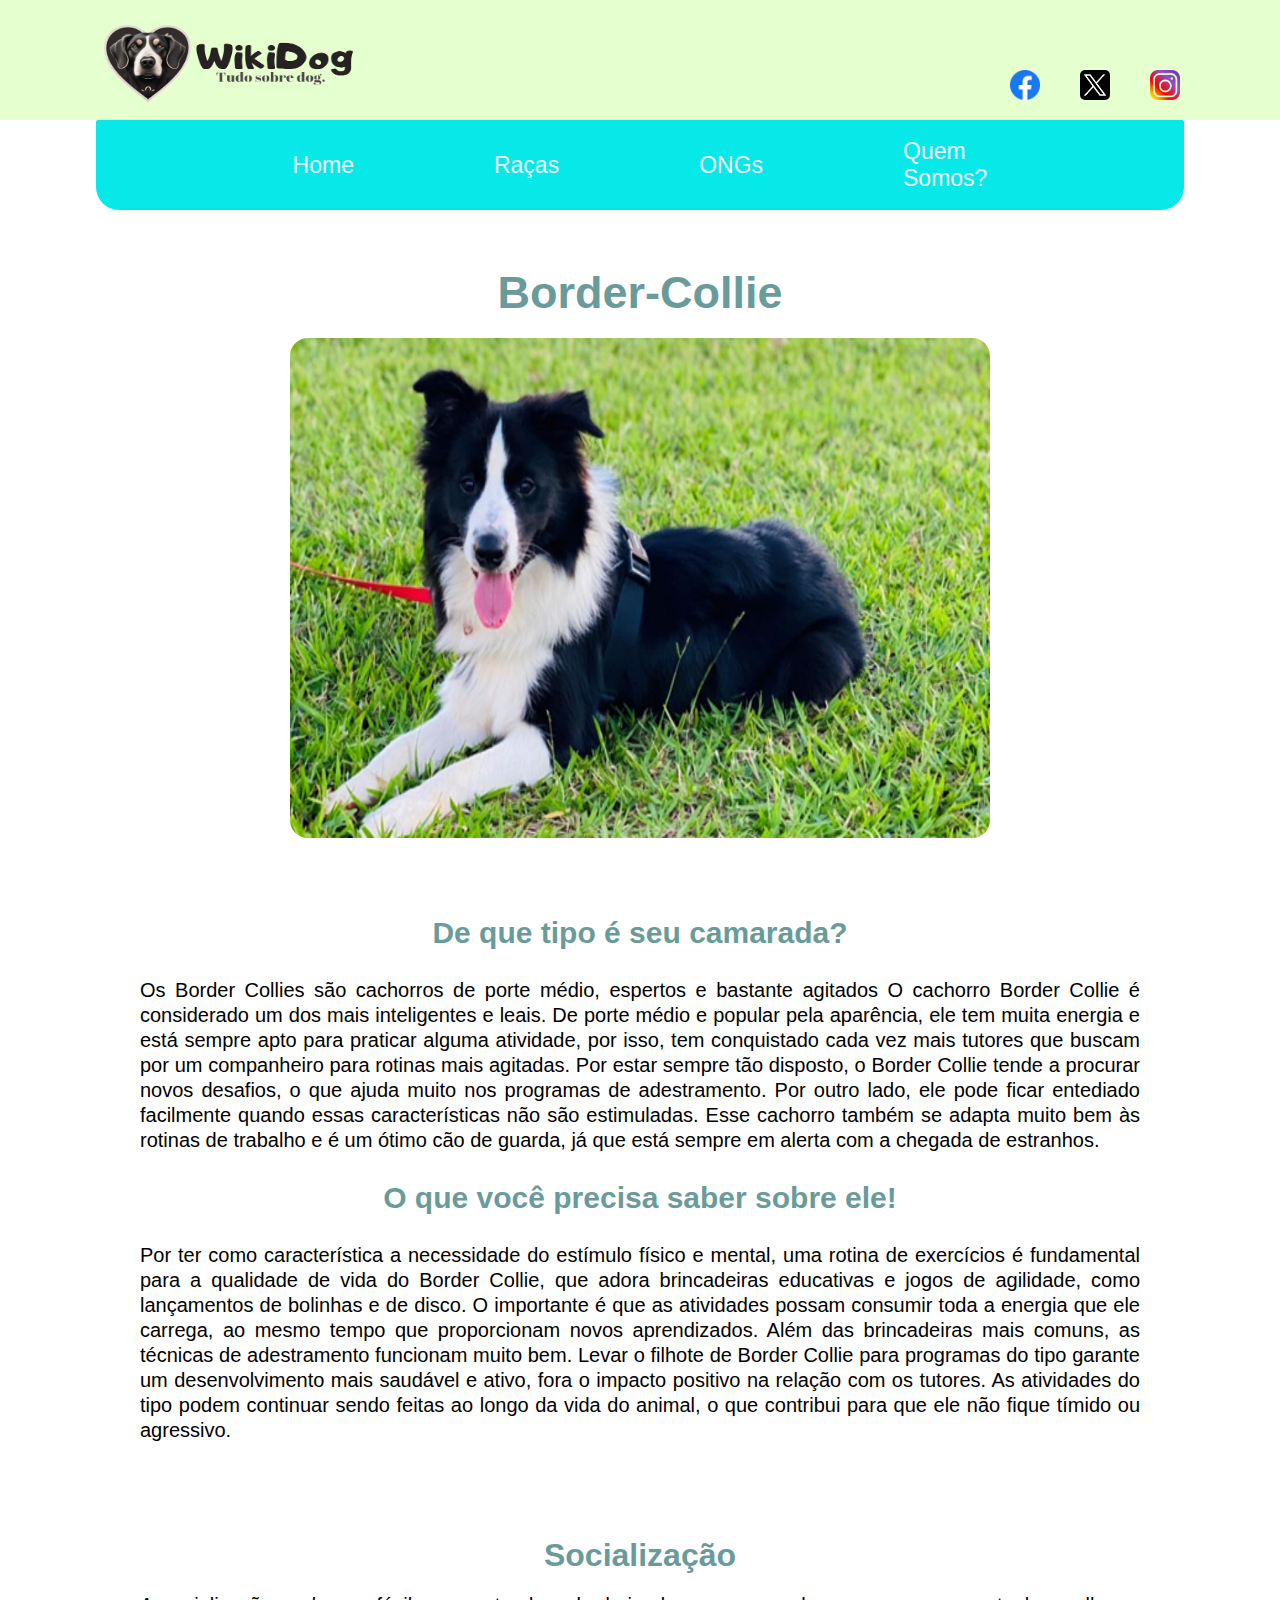
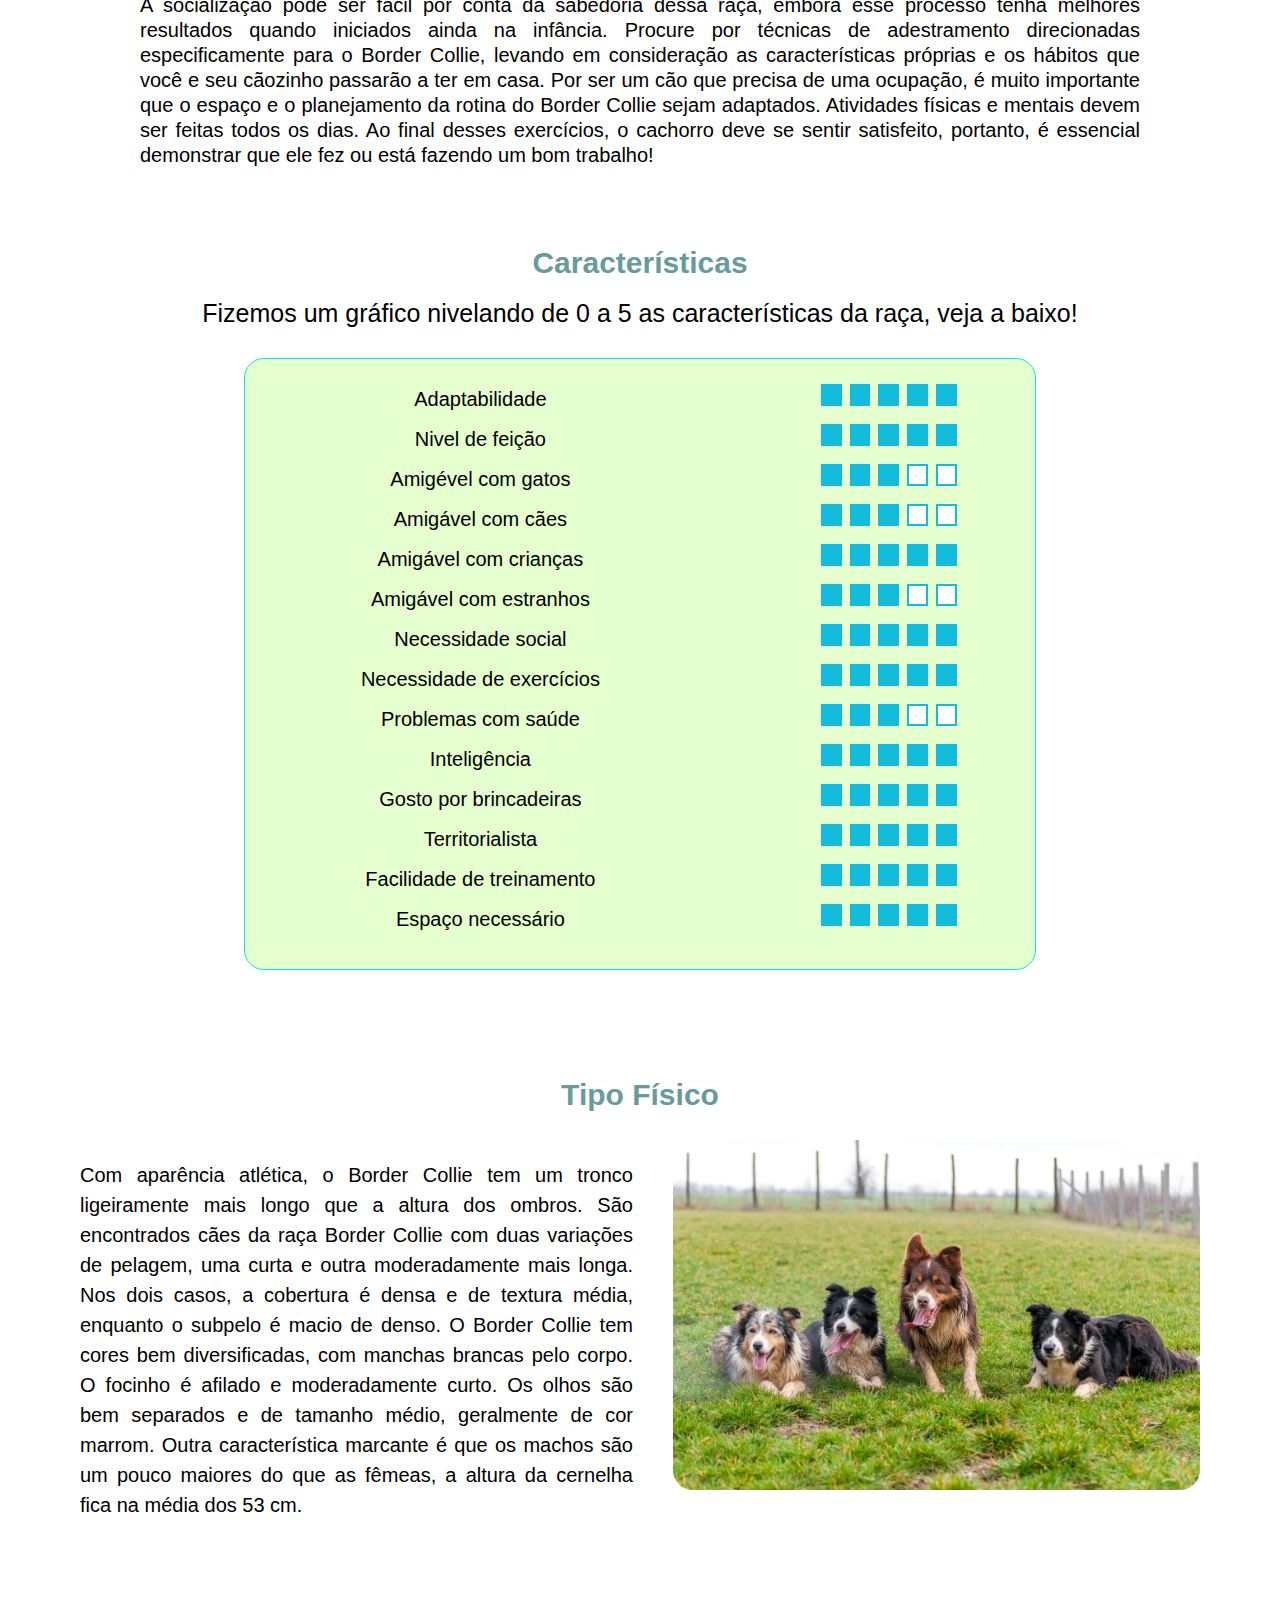
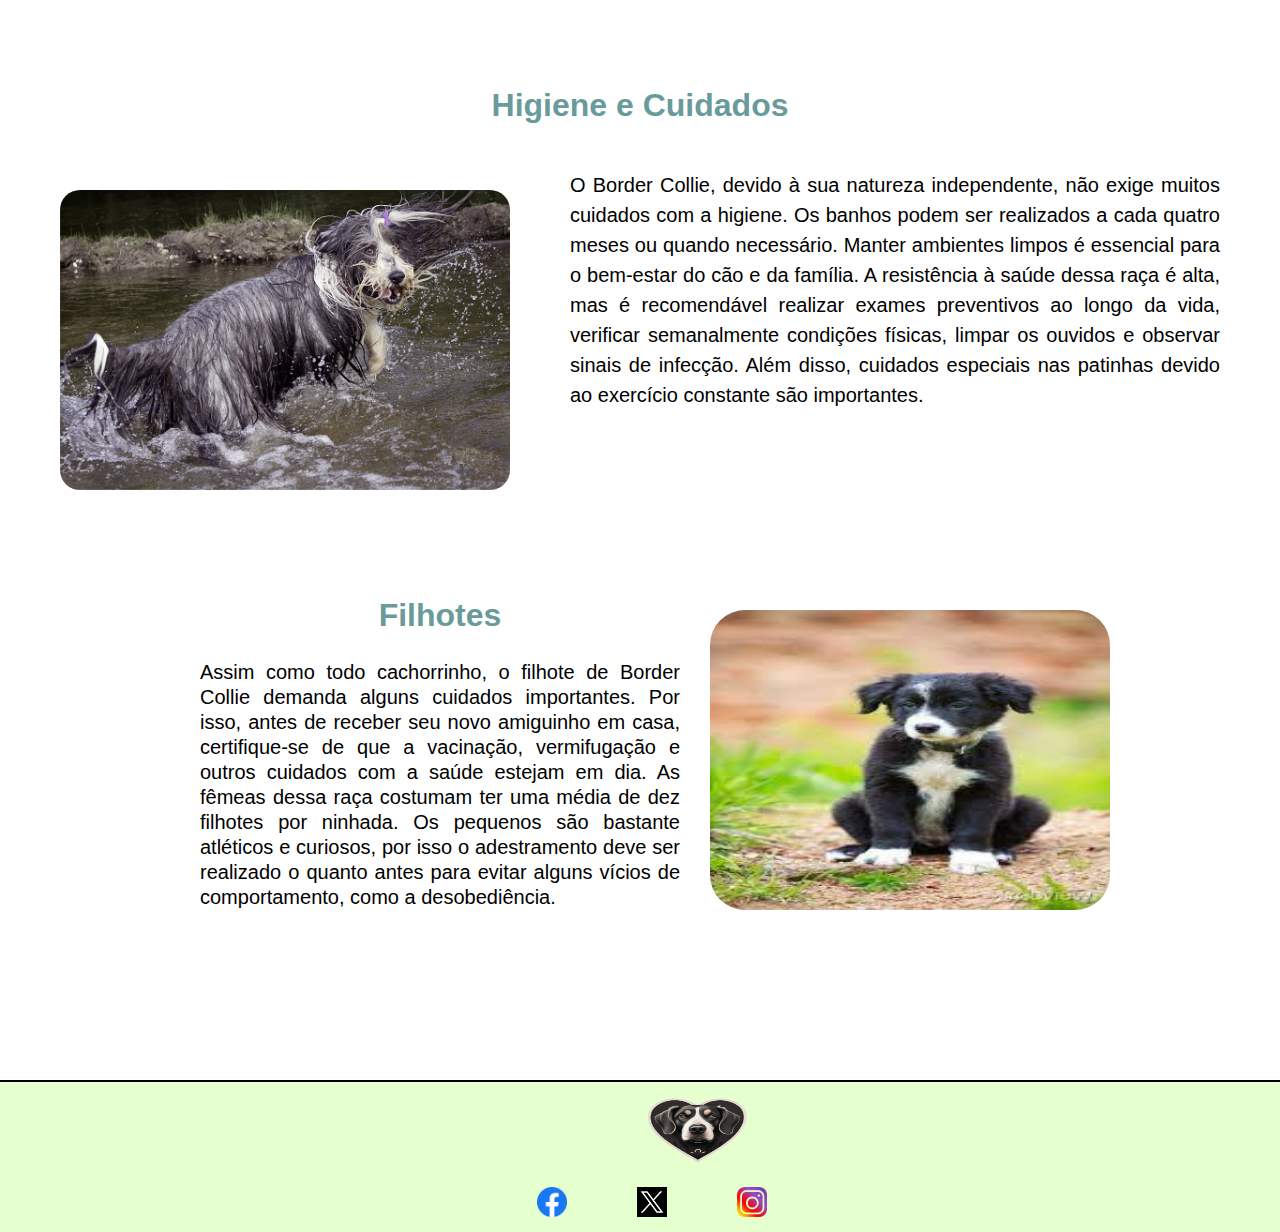
<file: topicos/Border-Collie.html>
<!DOCTYPE html>
<html lang="pt-br">

<head>
  <meta charset="UTF-8">
  <meta name="viewport" content="width=device-width, initial-scale=1.0">
  <title>WikiDog - Tudo sobre DOG</title>
  <link rel="icon" href="../image/maior_logo-removebg-preview.png">
  <link rel="stylesheet" href="styletopics.css ">
</head>

<body>
  <header class="cabecario">
    <img class="logotipo" src="../image/WikiDog-logo-ajustado-removebg-preview.png"
      alt="Imagem do logo da empresa, cachorro dentro de um coração">
    <a class="links" id="home" href="https://www.instagram.com/wikid0g/" target="blank">
      <img class="insta" src="../image/logo-instagram-png-fundo-transparente-colorido.png" alt="Instagram">
    </a>
    <a>
      <a class="links" id="home" href="https://twitter.com/Wikidogg" target="blank">
        <img class="tt" src="../image/twitter-x-icon-logo-116902890413xbfexhf8l.webp" alt="X">
      </a>
      <a>
        <a class="links" id="home" href="https://www.facebook.com/profile.php?id=61553394641428" target="blank">
          <img class="face" src="../image/simbolo-f-facebook-1024x1024.png" alt="Facebook">
        </a>
  </header>

  <nav class="abas">
    <a class="links" id="home" href="../index.html">Home</a>
    <a class="links" id="home" href="../racas.html">Raças</a>
    <a class="links" id="home" href="../ongs.html">ONGs</a>
    <a class="links" id="home" href="../quem-somos.html">Quem<br>Somos?</a>
  </nav>
  <br>
  <div class="conteudo">
    <div class="foto">
      <h1>Border-Collie</h1>
      <br>
      <img src="conteudo/border-collie-topico.jpg" alt="Border collie deitado na grama com a lingua de fora"
        width="700px" height="500px">
    </div>
    <br>
    <div class="title">
      <h1>De que tipo é seu camarada?</h1>
      <br>
      <p class="boxtxt">Os Border Collies são cachorros de porte médio, espertos e bastante agitados
        O cachorro Border Collie é considerado um dos mais inteligentes e leais. De porte médio e popular pela
        aparência, ele tem muita energia e está sempre apto para praticar alguma atividade, por isso, tem conquistado
        cada vez mais tutores que buscam por um companheiro para rotinas mais agitadas.
        Por estar sempre tão disposto, o Border Collie tende a procurar novos desafios, o que ajuda muito nos programas
        de adestramento.
        Por outro lado, ele pode ficar entediado facilmente quando essas características não são estimuladas.
        Esse cachorro também se adapta muito bem às rotinas de trabalho e é um ótimo cão de guarda, já que está sempre
        em alerta com a chegada de estranhos.
      </p>
      <br>
      <h1>O que você precisa saber sobre ele!</h1>
      <br>
      <p class="boxtxt1">
        Por ter como característica a necessidade do estímulo físico e mental, uma rotina de exercícios é fundamental
        para a qualidade de vida do Border Collie, que adora brincadeiras educativas e jogos de agilidade, como
        lançamentos de bolinhas e de disco.
        O importante é que as atividades possam consumir toda a energia que ele carrega, ao mesmo tempo que proporcionam
        novos aprendizados.
        Além das brincadeiras mais comuns, as técnicas de adestramento funcionam muito bem.
        Levar o filhote de Border Collie para programas do tipo garante um desenvolvimento mais saudável e ativo, fora o
        impacto positivo na relação com os tutores.
        As atividades do tipo podem continuar sendo feitas ao longo da vida do animal, o que contribui para que ele não
        fique tímido ou agressivo.
      </p>
    </div>

    <div class="conteudo1">
      <h1>Socialização</h1>
      <br>
      <p class="boxtxt2">
        A socialização pode ser fácil por conta da sabedoria dessa raça, embora esse processo tenha melhores resultados
        quando iniciados ainda na infância.
        Procure por técnicas de adestramento direcionadas especificamente para o Border Collie, levando em consideração
        as características próprias e os hábitos que você e seu cãozinho passarão a ter em casa.
        Por ser um cão que precisa de uma ocupação, é muito importante que o espaço e o planejamento da rotina do Border
        Collie sejam adaptados.
        Atividades físicas e mentais devem ser feitas todos os dias. Ao final desses exercícios, o cachorro deve se
        sentir satisfeito, portanto, é essencial demonstrar que ele fez ou está fazendo um bom trabalho!
      </p>
    </div>

    <section class="branco space3 dados caracteristicas">
      <h2 class="titulo">Características</h2>
      <p class="subtitulo-raças">Fizemos um gráfico nivelando de 0 a 5 as características da raça, veja a baixo!</p>
      <div class="box-caracteristicas">
        <div class="caracteristicas-clearfix">
          <ul class="chart-blocos">
            <span>Adaptabilidade</span>
            <li class="fillup"></li>
            <li class="fillup"></li>
            <li class="fillup"></li>
            <li class="fillup"></li>
            <li class="fillup"></li>
          </ul>
        </div>
        <div class="caracteristicas-clearfix">
          <ul class="chart-blocos">
            <span>Nivel de feição</span>
            <li class="fillup"></li>
            <li class="fillup"></li>
            <li class="fillup"></li>
            <li class="fillup"></li>
            <li class="fillup"></li>
          </ul>
        </div>
        <div class="caracteristicas-clearfix">
          <ul class="chart-blocos">
            <span>Amigével com gatos</span>
            <li class="fillup"></li>
            <li class="fillup"></li>
            <li class="fillup"></li>
            <li></li>
            <li></li>
          </ul>
        </div>
        <div class="caracteristicas-clearfix">
          <ul class="chart-blocos">
            <span>Amigável com cães</span>
            <li class="fillup"></li>
            <li class="fillup"></li>
            <li class="fillup"></li>
            <li></li>
            <li></li>
          </ul>
        </div>
        <div class="caracteristicas-clearfix">
          <ul class="chart-blocos">
            <span>Amigável com crianças</span>
            <li class="fillup"></li>
            <li class="fillup"></li>
            <li class="fillup"></li>
            <li class="fillup"></li>
            <li class="fillup"></li>
          </ul>
        </div>
        <div class="caracteristicas-clearfix">
          <ul class="chart-blocos">
            <span>Amigável com estranhos</span>
            <li class="fillup"></li>
            <li class="fillup"></li>
            <li class="fillup"></li>
            <li></li>
            <li></li>
          </ul>
        </div>
        <div class="caracteristicas-clearfix">
          <ul class="chart-blocos">
            <span>Necessidade social</span>
            <li class="fillup"></li>
            <li class="fillup"></li>
            <li class="fillup"></li>
            <li class="fillup"></li>
            <li class="fillup"></li>
          </ul>
        </div>
        <div class="caracteristicas-clearfix">
          <ul class="chart-blocos">
            <span>Necessidade de exercícios</span>
            <li class="fillup"></li>
            <li class="fillup"></li>
            <li class="fillup"></li>
            <li class="fillup"></li>
            <li class="fillup"></li>
          </ul>
        </div>
        <div class="caracteristicas-clearfix">
          <ul class="chart-blocos">
            <span>Problemas com saúde</span>
            <li class="fillup"></li>
            <li class="fillup"></li>
            <li class="fillup"></li>
            <li></li>
            <li></li>
          </ul>
        </div>
        <div class="caracteristicas-clearfix">
          <ul class="chart-blocos">
            <span>Inteligência</span>
            <li class="fillup"></li>
            <li class="fillup"></li>
            <li class="fillup"></li>
            <li class="fillup"></li>
            <li class="fillup"></li>
          </ul>
        </div>
        <div class="caracteristicas-clearfix">
          <ul class="chart-blocos">
            <span>Gosto por brincadeiras</span>
            <li class="fillup"></li>
            <li class="fillup"></li>
            <li class="fillup"></li>
            <li class="fillup"></li>
            <li class="fillup"></li>
          </ul>
        </div>
        <div class="caracteristicas-clearfix">
          <ul class="chart-blocos">
            <span>Territorialista</span>
            <li class="fillup"></li>
            <li class="fillup"></li>
            <li class="fillup"></li>
            <li class="fillup"></li>
            <li class="fillup"></li>
          </ul>
        </div>
        <div class="caracteristicas-clearfix">
          <ul class="chart-blocos">
            <span>Facilidade de treinamento</span>
            <li class="fillup"></li>
            <li class="fillup"></li>
            <li class="fillup"></li>
            <li class="fillup"></li>
            <li class="fillup"></li>
          </ul>
        </div>
        <div class="caracteristicas-clearfix">
          <ul class="chart-blocos">
            <span>Espaço necessário</span>
            <li class="fillup"></li>
            <li class="fillup"></li>
            <li class="fillup"></li>
            <li class="fillup"></li>
            <li class="fillup"></li>
          </ul>
        </div>
      </div>
    </section>

    <div class="conteudo2">
      <h1>Tipo Físico</h1>
      <div class="box-conteudo2">
        <p class="boxtxt3">Com aparência atlética, o Border Collie tem um tronco ligeiramente mais longo que a altura
          dos ombros.
          São encontrados cães da raça Border Collie com duas variações de pelagem, uma curta e outra moderadamente mais
          longa.
          Nos dois casos, a cobertura é densa e de textura média, enquanto o subpelo é macio de denso.
          O Border Collie tem cores bem diversificadas, com manchas brancas pelo corpo. O focinho é afilado e
          moderadamente curto.
          Os olhos são bem separados e de tamanho médio, geralmente de cor marrom. Outra característica marcante é que
          os machos são um pouco maiores do que as fêmeas, a altura da cernelha fica na média dos 53 cm.
        </p>
        <img src="conteudo/border-collie-meio.jpg" alt="Dois Akita Americanos" width="700px" height="500px" class="img">
      </div>
    </div>

    <div class="conteudo3">
      <h1>Higiene e Cuidados</h1>
      <div class="box-conteudo3">
        <img src="conteudo/bearded-collie-higiene.jpg" alt="Dois Akita Americanos" width="700px" height="500px"
          class="img">
        <p class="boxtxt4">
          O Border Collie, devido à sua natureza independente, não exige muitos cuidados com a higiene. Os banhos podem
          ser realizados a cada quatro meses ou quando necessário. Manter ambientes limpos é essencial para o bem-estar
          do cão e da família. A resistência à saúde dessa raça é alta, mas é recomendável realizar exames preventivos
          ao longo da vida, verificar semanalmente condições físicas, limpar os ouvidos e observar sinais de infecção.
          Além disso, cuidados especiais nas patinhas devido ao exercício constante são importantes.
        </p>
      </div>

      <img src="conteudo/border-collie-filhote.jpeg" alt="Dois Akita Americanos" width="400px" height="300px"
        class="img-filhote">

      <div class="conteudo4">
        <h1>Filhotes</h1>
        <br>
        <p class="boxtxt5">
          Assim como todo cachorrinho, o filhote de Border Collie demanda alguns cuidados importantes. Por isso, antes
          de receber seu novo amiguinho em casa, certifique-se de que a vacinação, vermifugação e outros cuidados com a
          saúde estejam em dia.
          As fêmeas dessa raça costumam ter uma média de dez filhotes por ninhada. Os pequenos são bastante atléticos e
          curiosos, por isso o adestramento deve ser realizado o quanto antes para evitar alguns vícios de
          comportamento, como a desobediência.
        </p>
      </div>
    </div>

    <div class="rodape">
      <img class="logotipo-rodape" src="../image/cachoração.png"
        alt="Imagem do logo da empresa, cachorro dentro de um coração">
      <a class="links" id="home" href="https://www.instagram.com/wikid0g/" target="blank">
        <img class="insta-rodape" src="../image/logo-instagram-png-fundo-transparente-colorido.png" alt="Instagram">
      </a>
      <a>
        <a class="links" id="home" href="https://twitter.com/Wikidogg" target="blank">
          <img class="tt-rodape" src="../image/twitter-x-icon-logo-116902890413xbfexhf8l.webp" alt="X">
        </a>
        <a class="links" id="home" href="https://www.facebook.com/profile.php?id=61553394641428" target="blank">
          <img class="face-rodape" src="../image/simbolo-f-facebook-1024x1024.png" alt="Facebook">
        </a>
    </div>
</body>

</html>
</file>
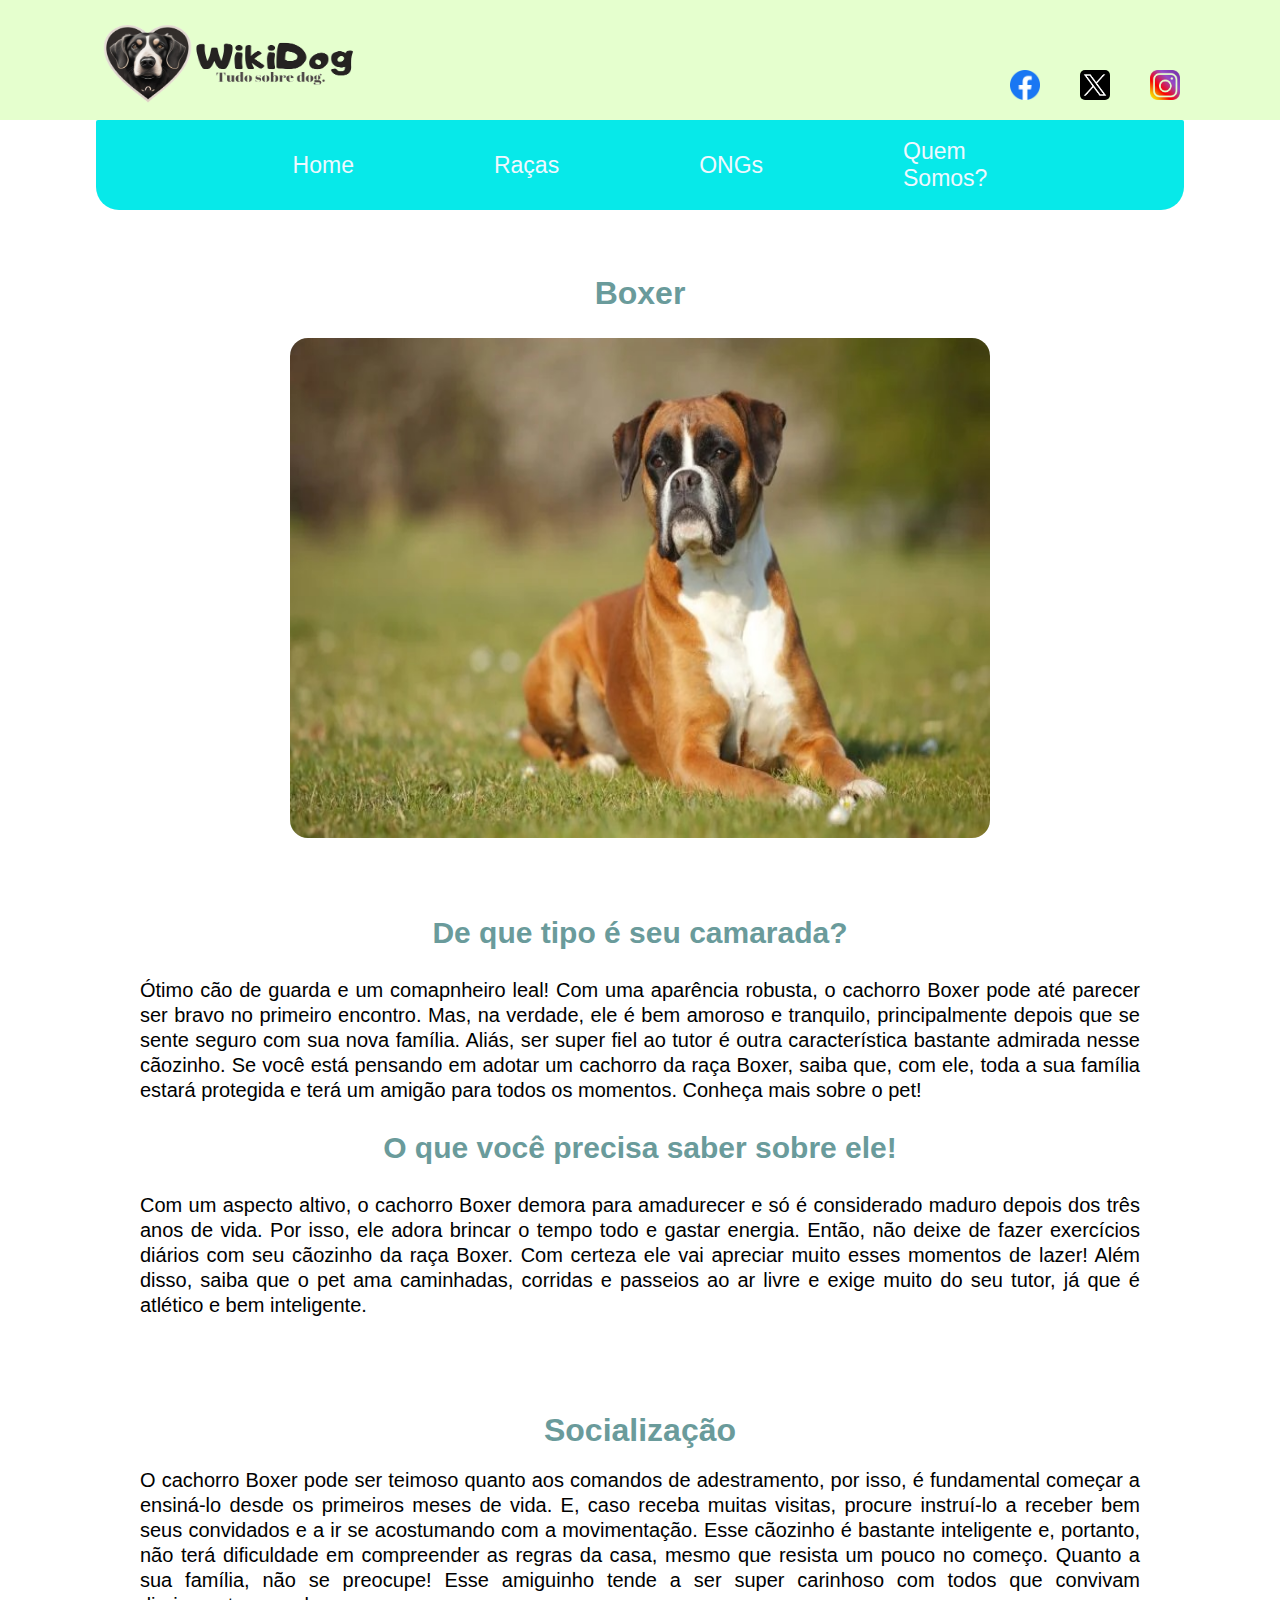
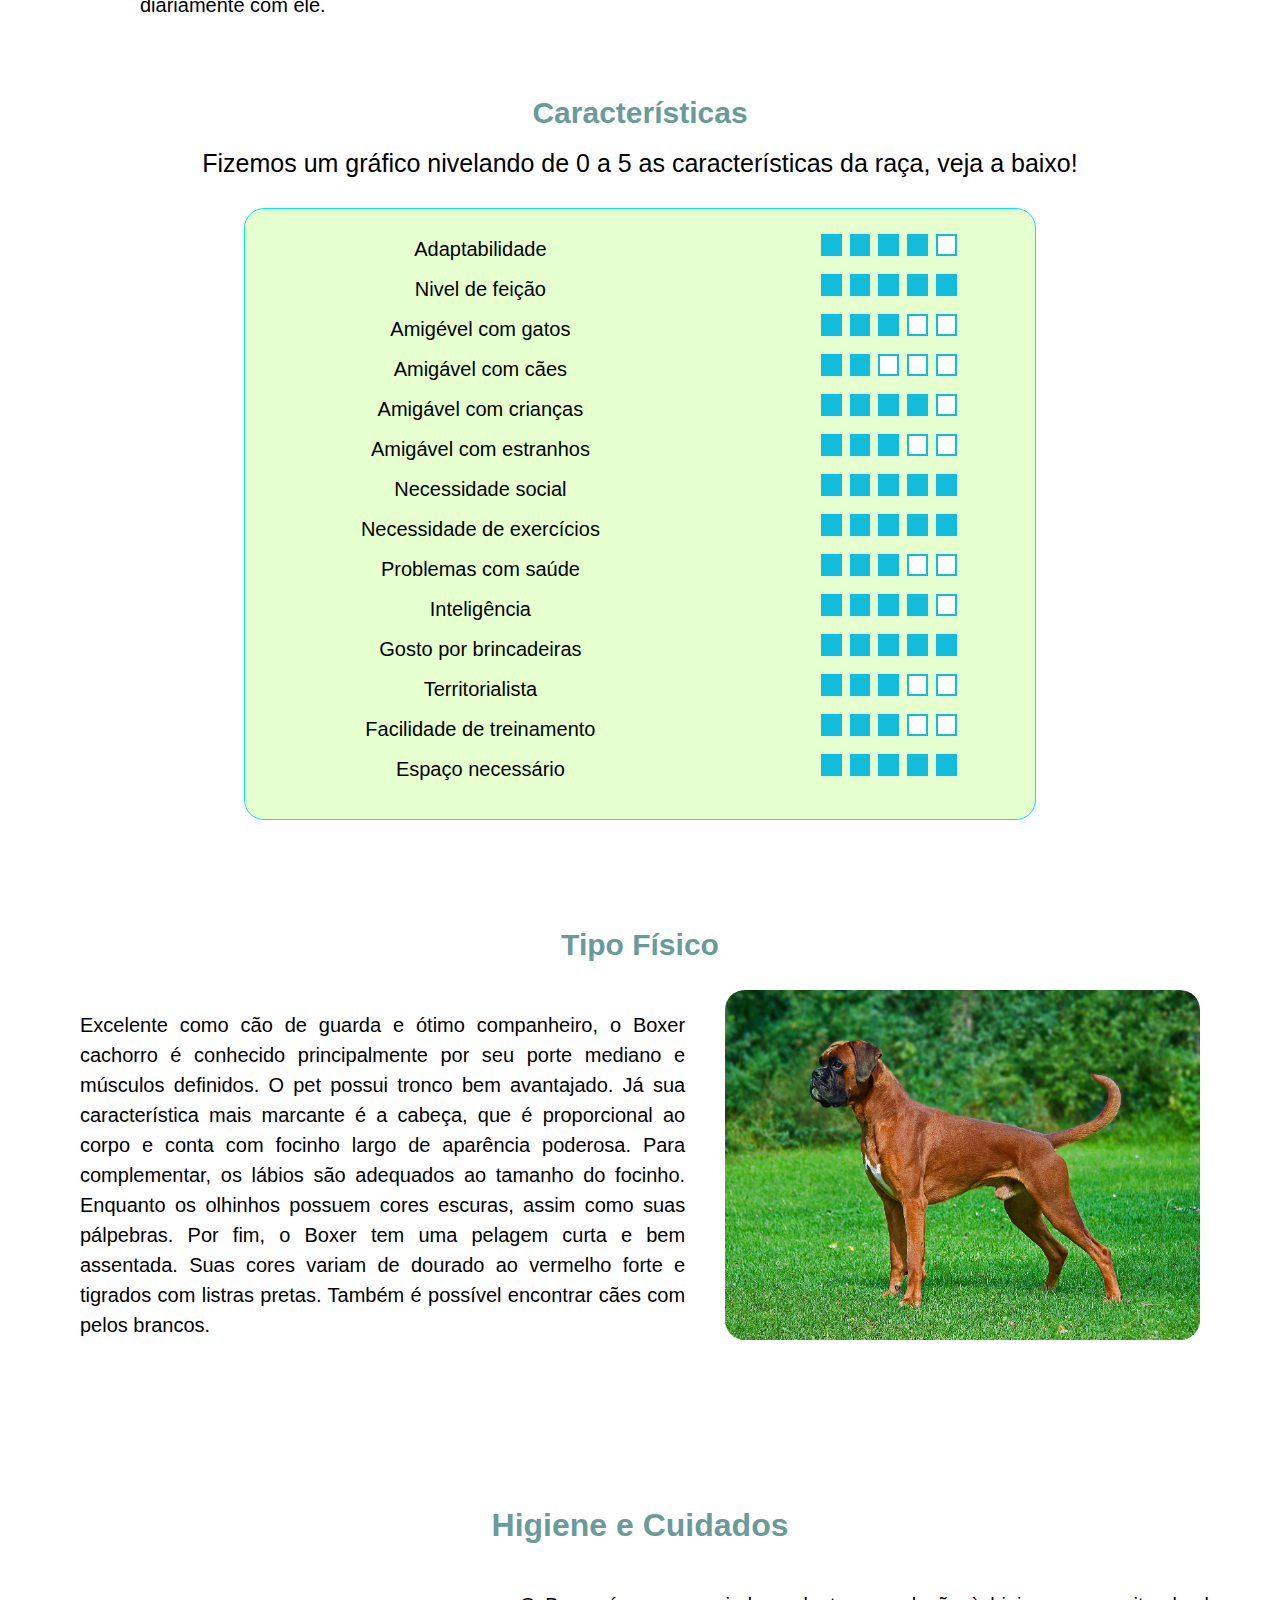
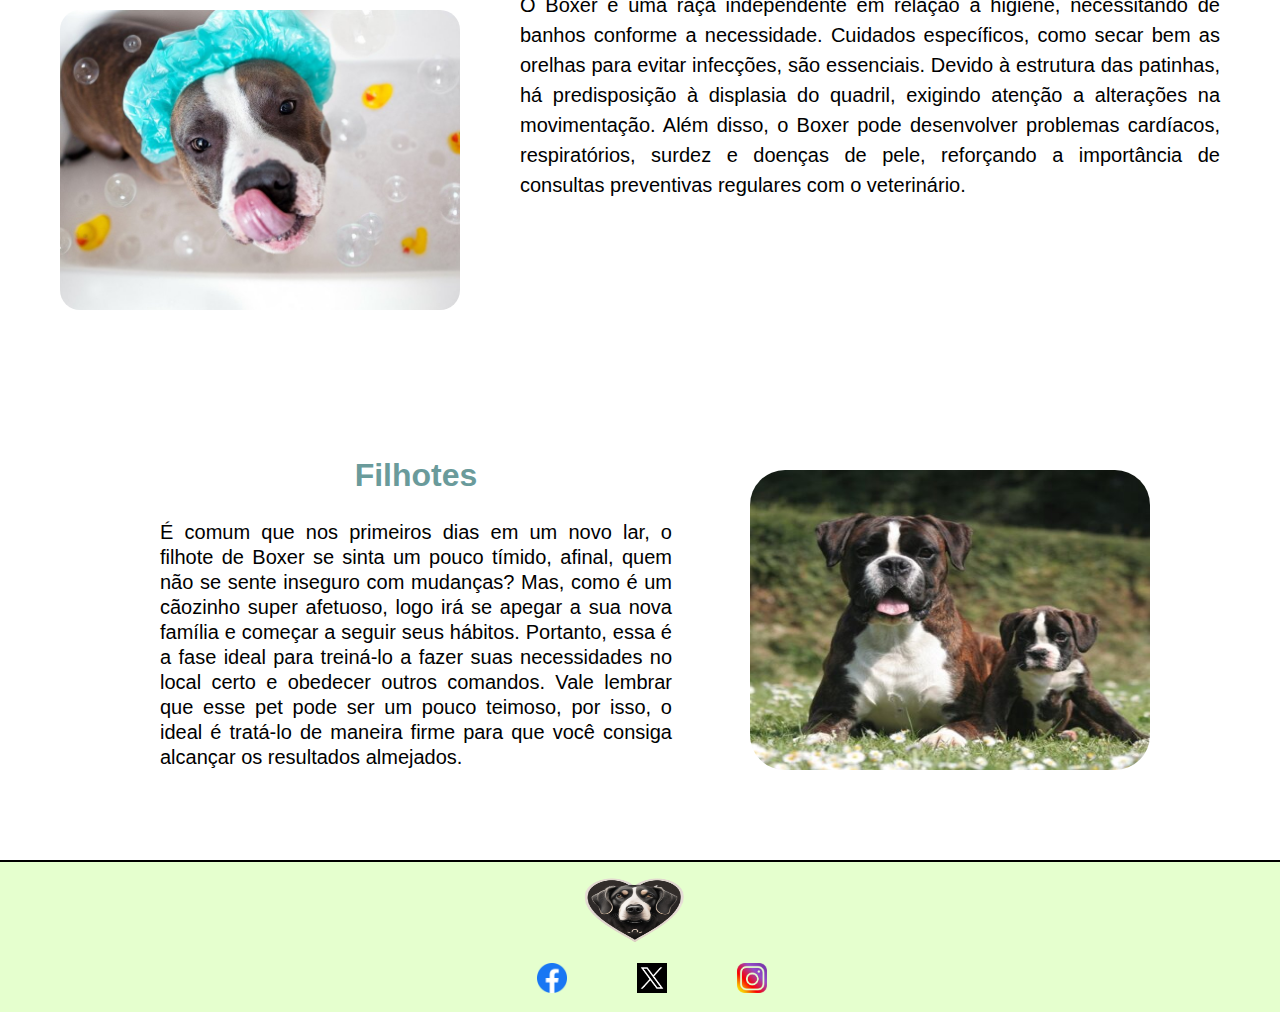
<file: topicos/Boxer.html>
<!DOCTYPE html>
<html lang="pt-br">

<head>
  <meta charset="UTF-8">
  <meta name="viewport" content="width=device-width, initial-scale=1.0">
  <title>WikiDog - Tudo sobre DOG</title>
  <link rel="icon" href="../image/maior_logo-removebg-preview.png">
  <link rel="stylesheet" href="styletopics.css ">
</head>

<body>
  <header class="cabecario">
    <img class="logotipo" src="../image/WikiDog-logo-ajustado-removebg-preview.png"
      alt="Imagem do logo da empresa, cachorro dentro de um coração">
    <a class="links" id="home" href="https://www.instagram.com/wikid0g/" target="blank">
      <img class="insta" src="../image/logo-instagram-png-fundo-transparente-colorido.png" alt="Instagram">
    </a>
    <a>
      <a class="links" id="home" href="https://twitter.com/Wikidogg" target="blank">
        <img class="tt" src="../image/twitter-x-icon-logo-116902890413xbfexhf8l.webp" alt="X">
      </a>
      <a>
        <a class="links" id="home" href="https://www.facebook.com/profile.php?id=61553394641428" target="blank">
          <img class="face" src="../image/simbolo-f-facebook-1024x1024.png" alt="Facebook">
        </a>
  </header>

  <nav class="abas">
    <a class="links" id="home" href="../index.html">Home</a>
    <a class="links" id="home" href="../racas.html">Raças</a>
    <a class="links" id="home" href="../ongs.html">ONGs</a>
    <a class="links" id="home" href="../quem-somos.html">Quem<br>Somos?</a>
  </nav>
  <br>
  <div class="conteudo">
    <h1>Boxer</h1>
    <br>
    <div class="foto">
      <img src="conteudo/boxer-topico.jpg" alt="Boxer deitado no gramado" width="700px" height="500px">
    </div>
    <br>
    <div class="title">
      <h1>De que tipo é seu camarada?</h1>
      <br>
      <p class="boxtxt">Ótimo cão de guarda e um comapnheiro leal!
        Com uma aparência robusta, o cachorro Boxer pode até parecer ser bravo no primeiro encontro. Mas, na verdade,
        ele é bem amoroso e tranquilo, principalmente depois que se sente seguro com sua nova família.
        Aliás, ser super fiel ao tutor é outra característica bastante admirada nesse cãozinho.
        Se você está pensando em adotar um cachorro da raça Boxer, saiba que, com ele, toda a sua família estará
        protegida e terá um amigão para todos os momentos.
        Conheça mais sobre o pet!
      </p>
      <br>
      <h1>O que você precisa saber sobre ele!</h1>
      <br>
      <p class="boxtxt1">
        Com um aspecto altivo, o cachorro Boxer demora para amadurecer e só é considerado maduro depois dos três anos de
        vida. Por isso, ele adora brincar o tempo todo e gastar energia.
        Então, não deixe de fazer exercícios diários com seu cãozinho da raça Boxer. Com certeza ele vai apreciar muito
        esses momentos de lazer!
        Além disso, saiba que o pet ama caminhadas, corridas e passeios ao ar livre e exige muito do seu tutor, já que é
        atlético e bem inteligente.
      </p>
    </div>

    <div class="conteudo1">
      <h1>Socialização</h1>
      <br>
      <p class="boxtxt2">
        O cachorro Boxer pode ser teimoso quanto aos comandos de adestramento, por isso, é fundamental começar a
        ensiná-lo desde os primeiros meses de vida.
        E, caso receba muitas visitas, procure instruí-lo a receber bem seus convidados e a ir se acostumando com a
        movimentação.
        Esse cãozinho é bastante inteligente e, portanto, não terá dificuldade em compreender as regras da casa, mesmo
        que resista um pouco no começo.
        Quanto a sua família, não se preocupe! Esse amiguinho tende a ser super carinhoso com todos que convivam
        diariamente com ele.
      </p>
    </div>

    <section class="branco space3 dados caracteristicas">
      <h2 class="titulo">Características</h2>
      <p class="subtitulo-raças">Fizemos um gráfico nivelando de 0 a 5 as características da raça, veja a baixo!</p>
      <div class="box-caracteristicas">
        <div class="caracteristicas-clearfix">
          <ul class="chart-blocos">
            <span>Adaptabilidade</span>
            <li class="fillup"></li>
            <li class="fillup"></li>
            <li class="fillup"></li>
            <li class="fillup"></li>
            <li></li>
          </ul>
        </div>
        <div class="caracteristicas-clearfix">
          <ul class="chart-blocos">
            <span>Nivel de feição</span>
            <li class="fillup"></li>
            <li class="fillup"></li>
            <li class="fillup"></li>
            <li class="fillup"></li>
            <li class="fillup"></li>
          </ul>
        </div>
        <div class="caracteristicas-clearfix">
          <ul class="chart-blocos">
            <span>Amigével com gatos</span>
            <li class="fillup"></li>
            <li class="fillup"></li>
            <li class="fillup"></li>
            <li></li>
            <li></li>
          </ul>
        </div>
        <div class="caracteristicas-clearfix">
          <ul class="chart-blocos">
            <span>Amigável com cães</span>
            <li class="fillup"></li>
            <li class="fillup"></li>
            <li></li>
            <li></li>
            <li></li>
          </ul>
        </div>
        <div class="caracteristicas-clearfix">
          <ul class="chart-blocos">
            <span>Amigável com crianças</span>
            <li class="fillup"></li>
            <li class="fillup"></li>
            <li class="fillup"></li>
            <li class="fillup"></li>
            <li></li>
          </ul>
        </div>
        <div class="caracteristicas-clearfix">
          <ul class="chart-blocos">
            <span>Amigável com estranhos</span>
            <li class="fillup"></li>
            <li class="fillup"></li>
            <li class="fillup"></li>
            <li></li>
            <li></li>
          </ul>
        </div>
        <div class="caracteristicas-clearfix">
          <ul class="chart-blocos">
            <span>Necessidade social</span>
            <li class="fillup"></li>
            <li class="fillup"></li>
            <li class="fillup"></li>
            <li class="fillup"></li>
            <li class="fillup"></li>
          </ul>
        </div>
        <div class="caracteristicas-clearfix">
          <ul class="chart-blocos">
            <span>Necessidade de exercícios</span>
            <li class="fillup"></li>
            <li class="fillup"></li>
            <li class="fillup"></li>
            <li class="fillup"></li>
            <li class="fillup"></li>
          </ul>
        </div>
        <div class="caracteristicas-clearfix">
          <ul class="chart-blocos">
            <span>Problemas com saúde</span>
            <li class="fillup"></li>
            <li class="fillup"></li>
            <li class="fillup"></li>
            <li></li>
            <li></li>
          </ul>
        </div>
        <div class="caracteristicas-clearfix">
          <ul class="chart-blocos">
            <span>Inteligência</span>
            <li class="fillup"></li>
            <li class="fillup"></li>
            <li class="fillup"></li>
            <li class="fillup"></li>
            <li></li>
          </ul>
        </div>
        <div class="caracteristicas-clearfix">
          <ul class="chart-blocos">
            <span>Gosto por brincadeiras</span>
            <li class="fillup"></li>
            <li class="fillup"></li>
            <li class="fillup"></li>
            <li class="fillup"></li>
            <li class="fillup"></li>
          </ul>
        </div>
        <div class="caracteristicas-clearfix">
          <ul class="chart-blocos">
            <span>Territorialista</span>
            <li class="fillup"></li>
            <li class="fillup"></li>
            <li class="fillup"></li>
            <li></li>
            <li></li>
          </ul>
        </div>
        <div class="caracteristicas-clearfix">
          <ul class="chart-blocos">
            <span>Facilidade de treinamento</span>
            <li class="fillup"></li>
            <li class="fillup"></li>
            <li class="fillup"></li>
            <li></li>
            <li></li>
          </ul>
        </div>
        <div class="caracteristicas-clearfix">
          <ul class="chart-blocos">
            <span>Espaço necessário</span>
            <li class="fillup"></li>
            <li class="fillup"></li>
            <li class="fillup"></li>
            <li class="fillup"></li>
            <li class="fillup"></li>
          </ul>
        </div>
      </div>
    </section>

    <div class="conteudo2">
      <h1>Tipo Físico</h1>
      <div class="box-conteudo2">
        <p class="boxtxt3">Excelente como cão de guarda e ótimo companheiro, o Boxer cachorro é conhecido principalmente
          por seu porte mediano e músculos definidos.
          O pet possui tronco bem avantajado. Já sua característica mais marcante é a cabeça, que é proporcional ao
          corpo e conta com focinho largo de aparência poderosa.
          Para complementar, os lábios são adequados ao tamanho do focinho. Enquanto os olhinhos possuem cores escuras,
          assim como suas pálpebras.
          Por fim, o Boxer tem uma pelagem curta e bem assentada. Suas cores variam de dourado ao vermelho forte e
          tigrados com listras pretas.
          Também é possível encontrar cães com pelos brancos.
        </p>
        <img src="conteudo/boxer-meio.jpg" alt="Dois Akita Americanos" width="700px" height="500px" class="img">
      </div>
    </div>

    <div class="conteudo3">
      <h1>Higiene e Cuidados</h1>
      <div class="box-conteudo3">
        <img src="conteudo/boxer-higiene.jpeg" alt="Dois Akita Americanos" width="700px" height="500px" class="img">
        <p class="boxtxt4">
          O Boxer é uma raça independente em relação à higiene, necessitando de banhos conforme a necessidade. Cuidados
          específicos, como secar bem as orelhas para evitar infecções, são essenciais. Devido à estrutura das patinhas,
          há predisposição à displasia do quadril, exigindo atenção a alterações na movimentação. Além disso, o Boxer
          pode desenvolver problemas cardíacos, respiratórios, surdez e doenças de pele, reforçando a importância de
          consultas preventivas regulares com o veterinário.
        </p>
      </div>
    </div>

    <img src="conteudo/boxer-filhote.jpg" alt="Dois Akita Americanos" width="400px" height="300px" class="img-filhote">

    <div class="conteudo4">
      <h1>Filhotes</h1>
      <br>
      <p class="boxtxt5">
        É comum que nos primeiros dias em um novo lar, o filhote de Boxer se sinta um pouco tímido, afinal, quem não se
        sente inseguro com mudanças? Mas, como é um cãozinho super afetuoso, logo irá se apegar a sua nova família e
        começar a seguir seus hábitos.
        Portanto, essa é a fase ideal para treiná-lo a fazer suas necessidades no local certo e obedecer outros
        comandos. Vale lembrar que esse pet pode ser um pouco teimoso, por isso, o ideal é tratá-lo de maneira firme
        para que você consiga alcançar os resultados almejados.
      </p>
    </div>
  </div>

  <div class="rodape">
    <img class="logotipo-rodape" src="../image/cachoração.png"
      alt="Imagem do logo da empresa, cachorro dentro de um coração">
    <a class="links" id="home" href="https://www.instagram.com/wikid0g/" target="blank">
      <img class="insta-rodape" src="../image/logo-instagram-png-fundo-transparente-colorido.png" alt="Instagram">
    </a>
    <a>
      <a class="links" id="home" href="https://twitter.com/Wikidogg" target="blank">
        <img class="tt-rodape" src="../image/twitter-x-icon-logo-116902890413xbfexhf8l.webp" alt="X">
      </a>
      <a class="links" id="home" href="https://www.facebook.com/profile.php?id=61553394641428" target="blank">
        <img class="face-rodape" src="../image/simbolo-f-facebook-1024x1024.png" alt="Facebook">
      </a>
  </div>
</body>

</html>
</file>
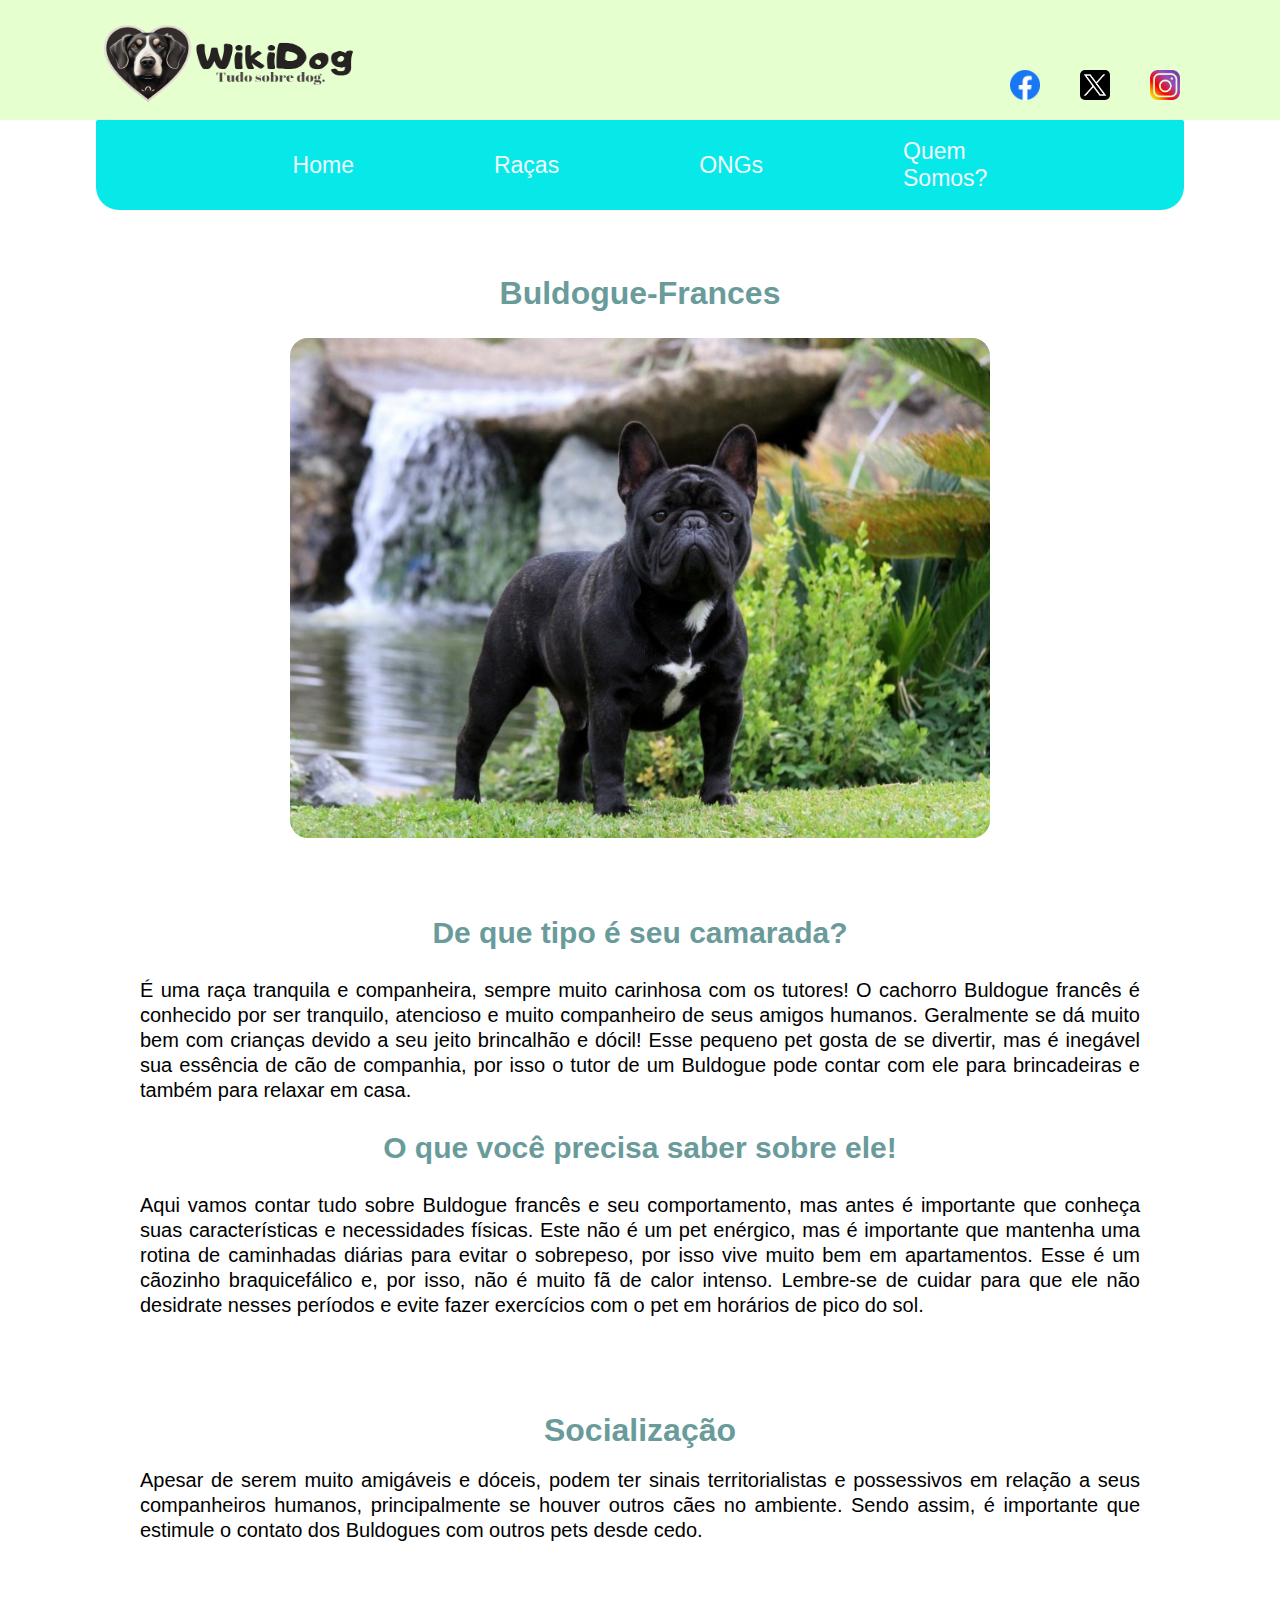
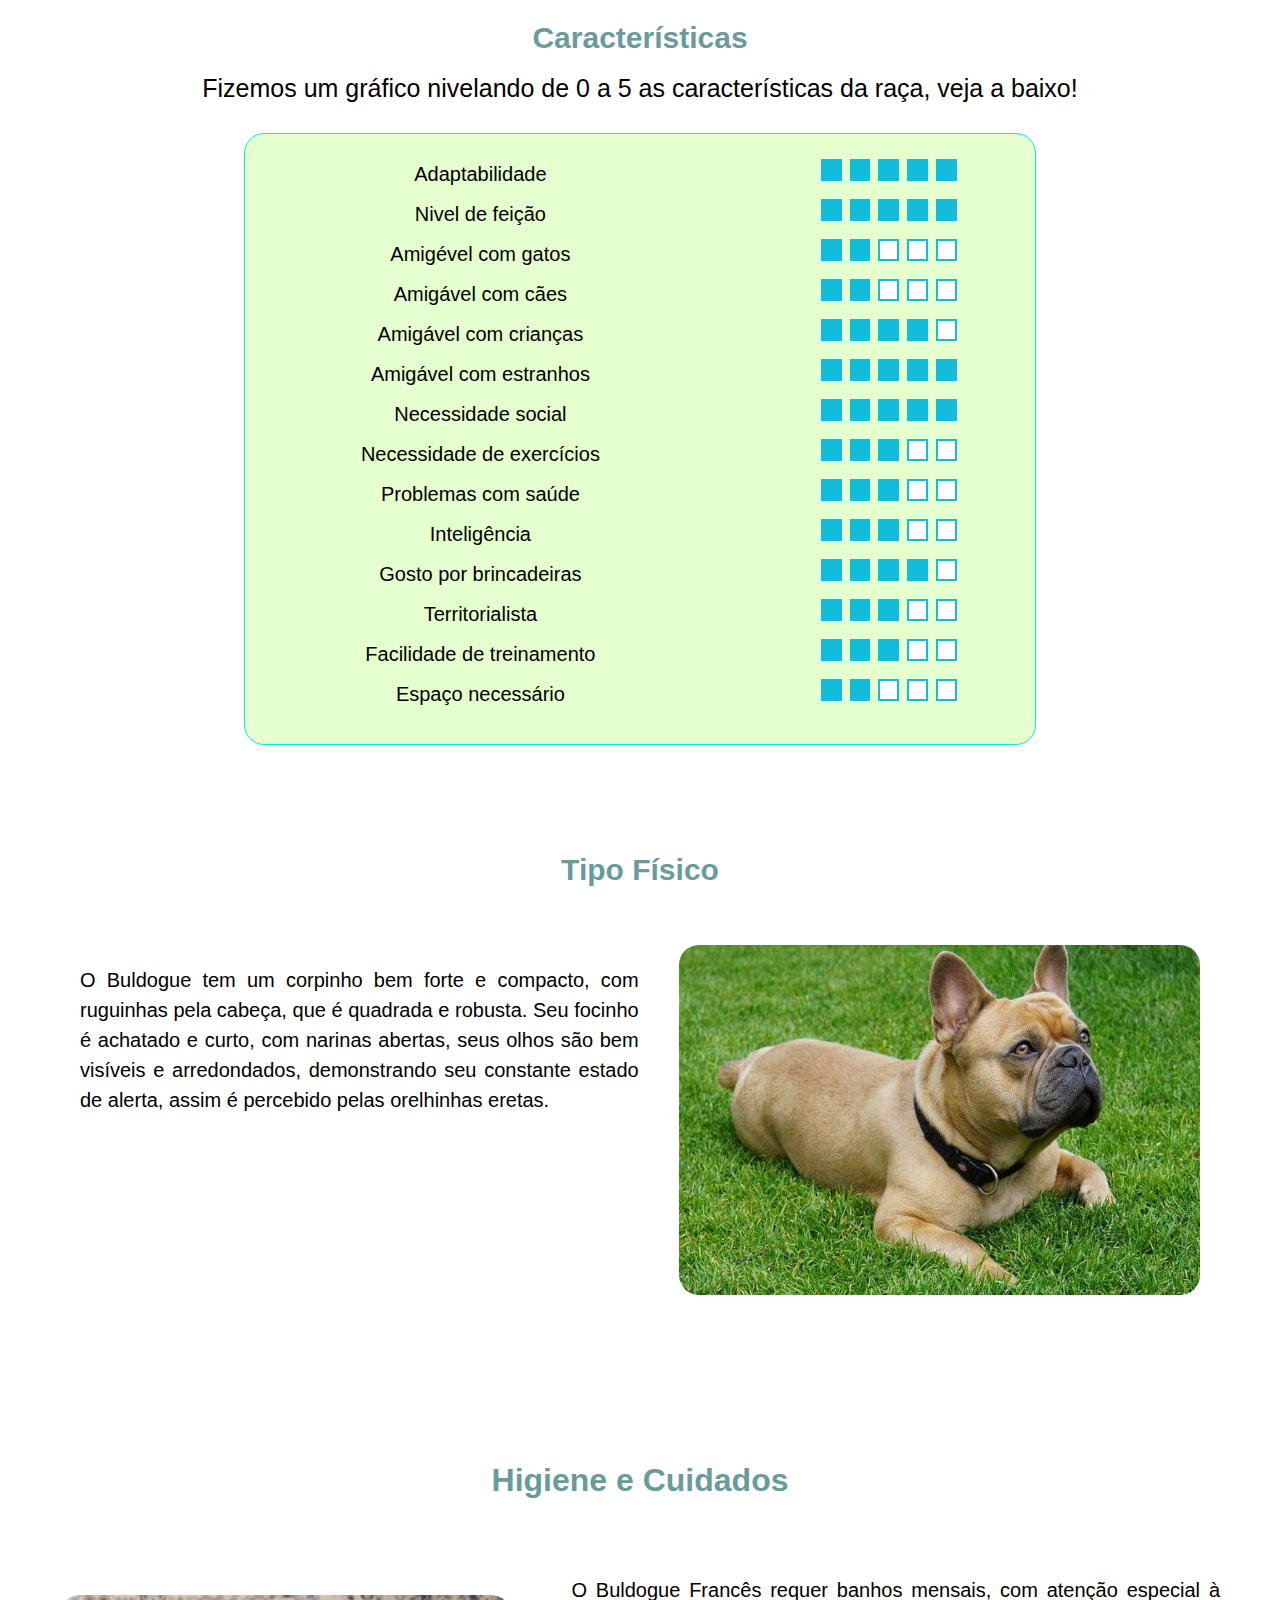
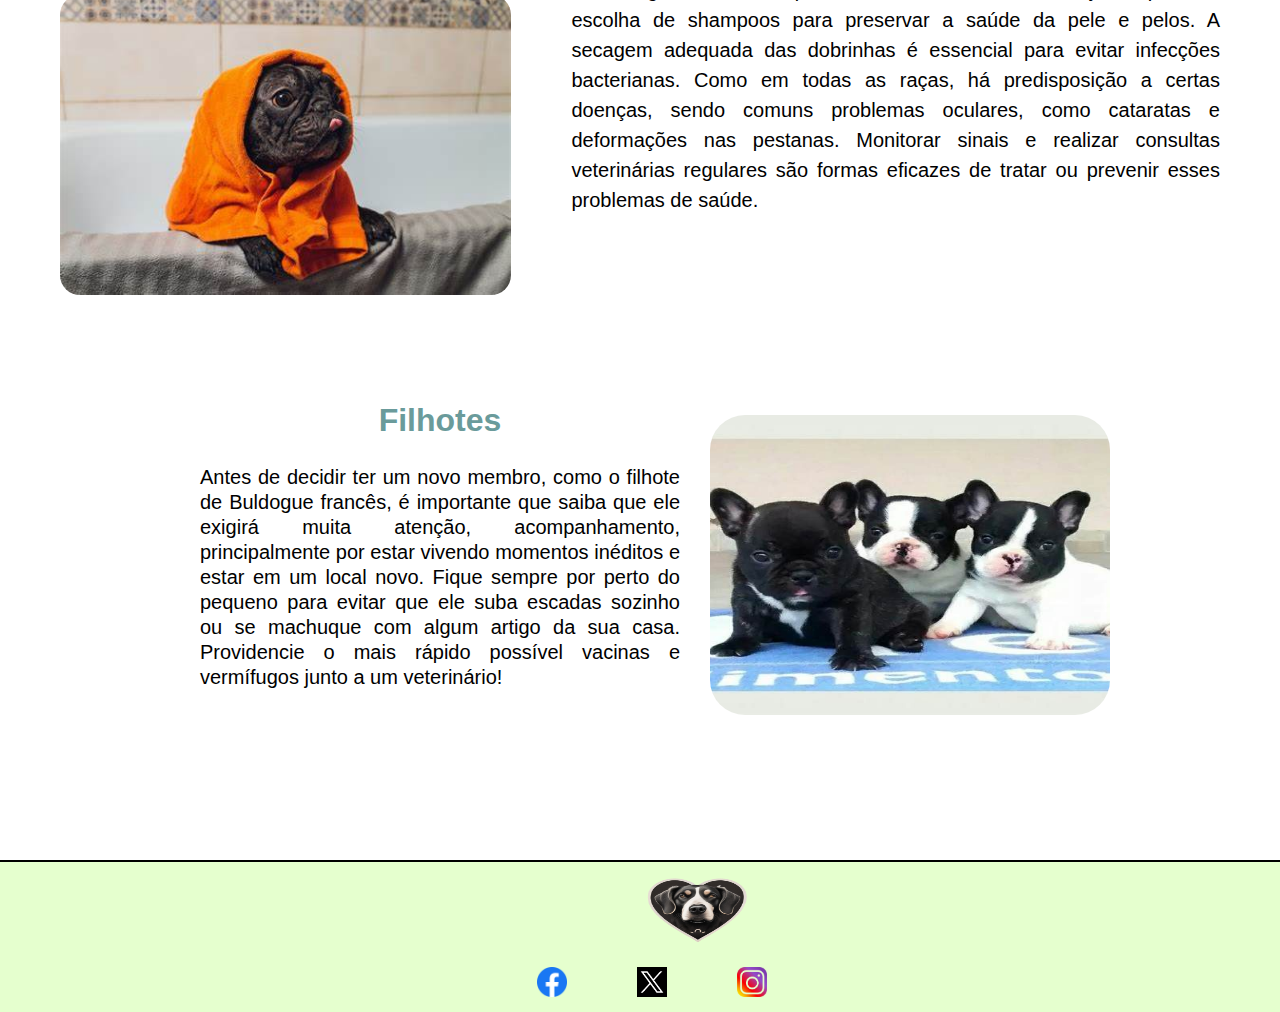
<file: topicos/Buldogue-Frances.html>
<!DOCTYPE html>
<html lang="pt-br">

<head>
  <meta charset="UTF-8">
  <meta name="viewport" content="width=device-width, initial-scale=1.0">
  <title>WikiDog - Tudo sobre DOG</title>
  <link rel="icon" href="../image/maior_logo-removebg-preview.png">
  <link rel="stylesheet" href="styletopics.css ">
</head>

<body>
  <header class="cabecario">
    <img class="logotipo" src="../image/WikiDog-logo-ajustado-removebg-preview.png"
      alt="Imagem do logo da empresa, cachorro dentro de um coração">
    <a class="links" id="home" href="https://www.instagram.com/wikid0g/" target="blank">
      <img class="insta" src="../image/logo-instagram-png-fundo-transparente-colorido.png" alt="Instagram">
    </a>
    <a>
      <a class="links" id="home" href="https://twitter.com/Wikidogg" target="blank">
        <img class="tt" src="../image/twitter-x-icon-logo-116902890413xbfexhf8l.webp" alt="X">
      </a>
      <a>
        <a class="links" id="home" href="https://www.facebook.com/profile.php?id=61553394641428" target="blank">
          <img class="face" src="../image/simbolo-f-facebook-1024x1024.png" alt="Facebook">
        </a>
  </header>

  <nav class="abas">
    <a class="links" id="home" href="../index.html">Home</a>
    <a class="links" id="home" href="../racas.html">Raças</a>
    <a class="links" id="home" href="../ongs.html">ONGs</a>
    <a class="links" id="home" href="../quem-somos.html">Quem<br>Somos?</a>
  </nav>
  <br>
  <div class="conteudo">
    <h1>Buldogue-Frances</h1>
    <br>
    <div class="foto">
      <img src="conteudo/buldogue-frances-topico.jpg" alt="Buldogue-Frances de pe em um gramado e cara de mau"
        width="700px" height="500px">
    </div>
    <br>
    <div class="title">
      <h1>De que tipo é seu camarada?</h1>
      <br>
      <p class="boxtxt">É uma raça tranquila e companheira, sempre muito carinhosa com os tutores!
        O cachorro Buldogue francês é conhecido por ser tranquilo, atencioso e muito companheiro de seus amigos humanos.
        Geralmente se dá muito bem com crianças devido a seu jeito brincalhão e dócil!
        Esse pequeno pet gosta de se divertir, mas é inegável sua essência de cão de companhia, por isso o tutor de um
        Buldogue pode contar com ele para brincadeiras e também para relaxar em casa.
      </p>
      <br>
      <h1>O que você precisa saber sobre ele!</h1>
      <br>
      <p class="boxtxt1">
        Aqui vamos contar tudo sobre Buldogue francês e seu comportamento, mas antes é importante que conheça suas
        características e necessidades físicas.
        Este não é um pet enérgico, mas é importante que mantenha uma rotina de caminhadas diárias para evitar o
        sobrepeso, por isso vive muito bem em apartamentos.
        Esse é um cãozinho braquicefálico e, por isso, não é muito fã de calor intenso. Lembre-se de cuidar para que ele
        não desidrate nesses períodos e evite fazer exercícios com o pet em horários de pico do sol.
      </p>
    </div>

    <div class="conteudo1">
      <h1>Socialização</h1>
      <br>
      <p class="boxtxt2">
        Apesar de serem muito amigáveis e dóceis, podem ter sinais territorialistas e possessivos em relação a seus
        companheiros humanos, principalmente se houver outros cães no ambiente.
        Sendo assim, é importante que estimule o contato dos Buldogues com outros pets desde cedo.
      </p>
    </div>
            <section class="branco space3 dados caracteristicas">
              <h2 class="titulo">Características</h2>
              <p class="subtitulo-raças">Fizemos um gráfico nivelando de 0 a 5 as características da raça, veja a baixo!
              </p>
              <div class="box-caracteristicas">
                <div class="caracteristicas-clearfix">
                  <ul class="chart-blocos">
                    <span>Adaptabilidade</span>
                    <li class="fillup"></li>
                    <li class="fillup"></li>
                    <li class="fillup"></li>
                    <li class="fillup"></li>
                    <li class="fillup"></li>
                  </ul>
                </div>
                <div class="caracteristicas-clearfix">
                  <ul class="chart-blocos">
                    <span>Nivel de feição</span>
                    <li class="fillup"></li>
                    <li class="fillup"></li>
                    <li class="fillup"></li>
                    <li class="fillup"></li>
                    <li class="fillup"></li>
                  </ul>
                </div>
                <div class="caracteristicas-clearfix">
                  <ul class="chart-blocos">
                    <span>Amigével com gatos</span>
                    <li class="fillup"></li>
                    <li class="fillup"></li>
                    <li></li>
                    <li></li>
                    <li></li>
                  </ul>
                </div>
                <div class="caracteristicas-clearfix">
                  <ul class="chart-blocos">
                    <span>Amigável com cães</span>
                    <li class="fillup"></li>
                    <li class="fillup"></li>
                    <li></li>
                    <li></li>
                    <li></li>
                  </ul>
                </div>
                <div class="caracteristicas-clearfix">
                  <ul class="chart-blocos">
                    <span>Amigável com crianças</span>
                    <li class="fillup"></li>
                    <li class="fillup"></li>
                    <li class="fillup"></li>
                    <li class="fillup"></li>
                    <li></li>
                  </ul>
                </div>
                <div class="caracteristicas-clearfix">
                  <ul class="chart-blocos">
                    <span>Amigável com estranhos</span>
                    <li class="fillup"></li>
                    <li class="fillup"></li>
                    <li class="fillup"></li>
                    <li class="fillup"></li>
                    <li class="fillup"></li>
                  </ul>
                </div>
                <div class="caracteristicas-clearfix">
                  <ul class="chart-blocos">
                    <span>Necessidade social</span>
                    <li class="fillup"></li>
                    <li class="fillup"></li>
                    <li class="fillup"></li>
                    <li class="fillup"></li>
                    <li class="fillup"></li>
                  </ul>
                </div>
                <div class="caracteristicas-clearfix">
                  <ul class="chart-blocos">
                    <span>Necessidade de exercícios</span>
                    <li class="fillup"></li>
                    <li class="fillup"></li>
                    <li class="fillup"></li>
                    <li></li>
                    <li></li>
                  </ul>
                </div>
                <div class="caracteristicas-clearfix">
                  <ul class="chart-blocos">
                    <span>Problemas com saúde</span>
                    <li class="fillup"></li>
                    <li class="fillup"></li>
                    <li class="fillup"></li>
                    <li></li>
                    <li></li>
                  </ul>
                </div>
                <div class="caracteristicas-clearfix">
                  <ul class="chart-blocos">
                    <span>Inteligência</span>
                    <li class="fillup"></li>
                    <li class="fillup"></li>
                    <li class="fillup"></li>
                    <li></li>
                    <li></li>
                  </ul>
                </div>
                <div class="caracteristicas-clearfix">
                  <ul class="chart-blocos">
                    <span>Gosto por brincadeiras</span>
                    <li class="fillup"></li>
                    <li class="fillup"></li>
                    <li class="fillup"></li>
                    <li class="fillup"></li>
                    <li></li>
                  </ul>
                </div>
                <div class="caracteristicas-clearfix">
                  <ul class="chart-blocos">
                    <span>Territorialista</span>
                    <li class="fillup"></li>
                    <li class="fillup"></li>
                    <li class="fillup"></li>
                    <li></li>
                    <li></li>
                  </ul>
                </div>
                <div class="caracteristicas-clearfix">
                  <ul class="chart-blocos">
                    <span>Facilidade de treinamento</span>
                    <li class="fillup"></li>
                    <li class="fillup"></li>
                    <li class="fillup"></li>
                    <li></li>
                    <li></li>
                  </ul>
                </div>
                <div class="caracteristicas-clearfix">
                  <ul class="chart-blocos">
                    <span>Espaço necessário</span>
                    <li class="fillup"></li>
                    <li class="fillup"></li>
                    <li></li>
                    <li></li>
                    <li></li>
                  </ul>
                </div>
              </div>
            </section>

            <div class="conteudo2">
              <h1>Tipo Físico</h1>
              <br>
              <div class="box-conteudo2">
                <p class="boxtxt3">O Buldogue tem um corpinho bem forte e compacto, com ruguinhas pela cabeça, que é
                  quadrada e robusta.
                  Seu focinho é achatado e curto, com narinas abertas, seus olhos são bem visíveis e arredondados,
                  demonstrando seu constante estado de alerta, assim é percebido pelas orelhinhas eretas.
                </p>
                <img src="conteudo/bulldog-frances-meio.jpg" alt="Dois Akita Americanos" width="700px" height="500px"
                  class="img">
              </div>
            </div>

            <div class="conteudo3">
              <h1>Higiene e Cuidados</h1>
              <br>
              <div class="box-conteudo3">
                <img src="conteudo/buldog-frances-higiene.jpeg" alt="Dois Akita Americanos" width="700px" height="500px"
                  class="img">
                <p class="boxtxt4">
                  O Buldogue Francês requer banhos mensais, com atenção especial à escolha de shampoos para preservar a
                  saúde da pele e pelos. A secagem adequada das dobrinhas é essencial para evitar infecções bacterianas.
                  Como em todas as raças, há predisposição a certas doenças, sendo comuns problemas oculares, como
                  cataratas e deformações nas pestanas. Monitorar sinais e realizar consultas veterinárias regulares são
                  formas eficazes de tratar ou prevenir esses problemas de saúde.
                </p>
              </div>

              <img src="conteudo/buldogue-frances-filhote.jpg" alt="Dois Akita Americanos" width="400px" height="300px"
                class="img-filhote">

              <div class="conteudo4">
                <h1>Filhotes</h1>
                <br>
                <p class="boxtxt5">
                  Antes de decidir ter um novo membro, como o filhote de Buldogue francês, é importante que saiba que
                  ele exigirá muita atenção, acompanhamento, principalmente por estar vivendo momentos inéditos e estar
                  em um local novo.
                  Fique sempre por perto do pequeno para evitar que ele suba escadas sozinho ou se machuque com algum
                  artigo da sua casa. Providencie o mais rápido possível vacinas e vermífugos junto a um veterinário!
                </p>
              </div>
            </div>

            <div class="rodape">
              <img class="logotipo-rodape" src="../image/cachoração.png"
                alt="Imagem do logo da empresa, cachorro dentro de um coração">
              <a class="links" id="home" href="https://www.instagram.com/wikid0g/" target="blank">
                <img class="insta-rodape" src="../image/logo-instagram-png-fundo-transparente-colorido.png"
                  alt="Instagram">
              </a>
              <a>
                <a class="links" id="home" href="https://twitter.com/Wikidogg" target="blank">
                  <img class="tt-rodape" src="../image/twitter-x-icon-logo-116902890413xbfexhf8l.webp" alt="X">
                </a>
                <a class="links" id="home" href="https://www.facebook.com/profile.php?id=61553394641428" target="blank">
                  <img class="face-rodape" src="../image/simbolo-f-facebook-1024x1024.png" alt="Facebook">
                </a>
            </div>
</body>

</html>
</file>
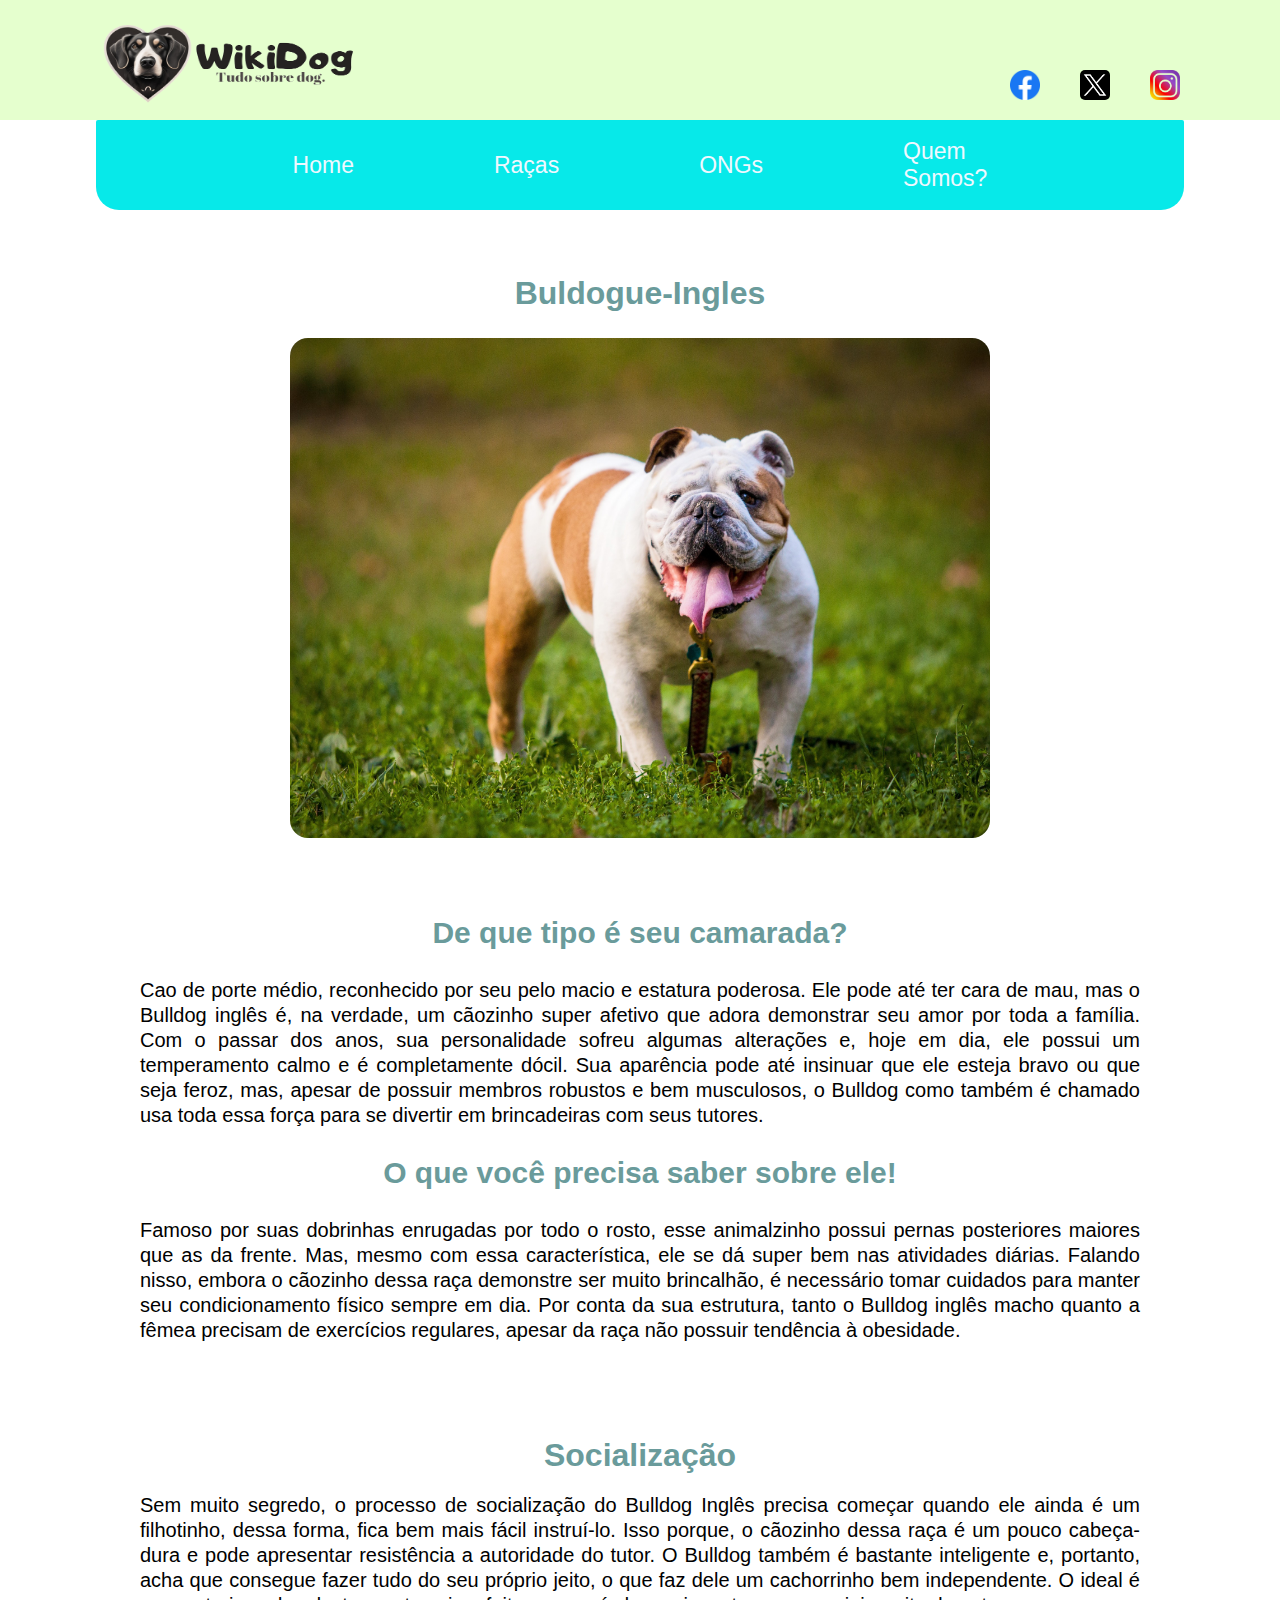
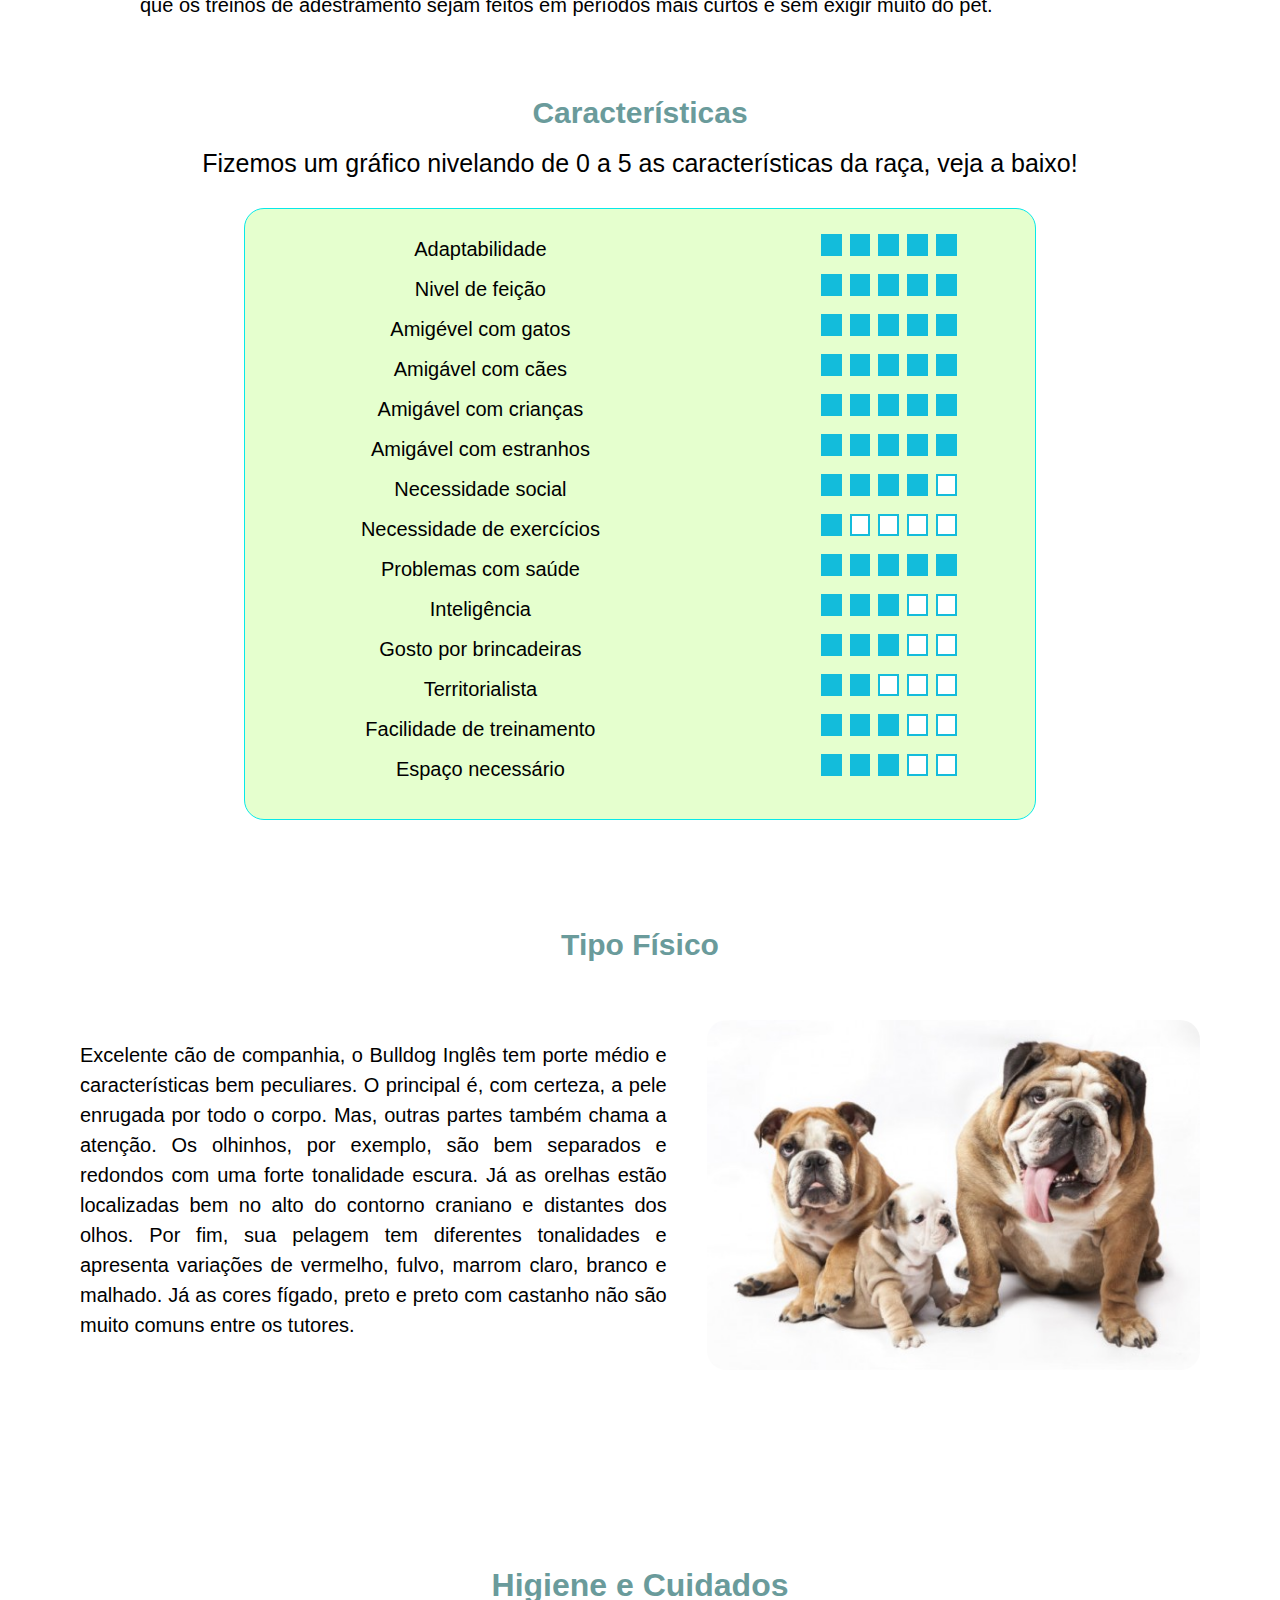
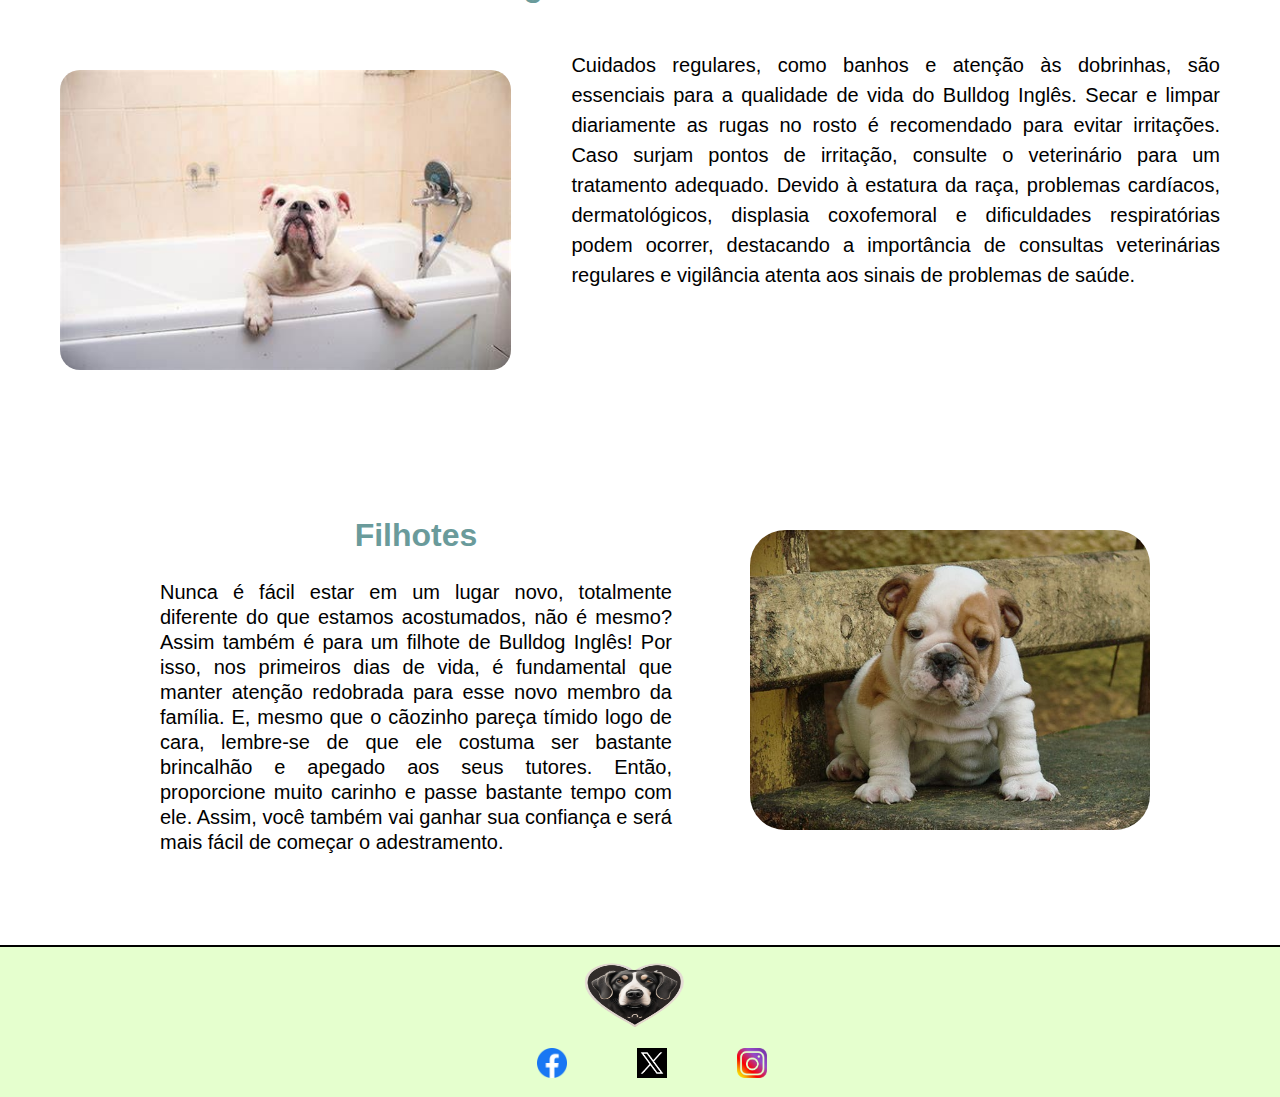
<file: topicos/Buldogue-Ingles.html>
<!DOCTYPE html>
<html lang="pt-br">

<head>
  <meta charset="UTF-8">
  <meta name="viewport" content="width=device-width, initial-scale=1.0">
  <title>WikiDog - Tudo sobre DOG</title>
  <link rel="icon" href="../image/maior_logo-removebg-preview.png">
  <link rel="stylesheet" href="styletopics.css ">
</head>

<body>
  <header class="cabecario">
    <img class="logotipo" src="../image/WikiDog-logo-ajustado-removebg-preview.png"
      alt="Imagem do logo da empresa, cachorro dentro de um coração">
    <a class="links" id="home" href="https://www.instagram.com/wikid0g/" target="blank">
      <img class="insta" src="../image/logo-instagram-png-fundo-transparente-colorido.png" alt="Instagram">
    </a>
    <a>
      <a class="links" id="home" href="https://twitter.com/Wikidogg" target="blank">
        <img class="tt" src="../image/twitter-x-icon-logo-116902890413xbfexhf8l.webp" alt="X">
      </a>
      <a>
        <a class="links" id="home" href="https://www.facebook.com/profile.php?id=61553394641428" target="blank">
          <img class="face" src="../image/simbolo-f-facebook-1024x1024.png" alt="Facebook">
        </a>
  </header>

  <nav class="abas">
    <a class="links" id="home" href="../index.html">Home</a>
    <a class="links" id="home" href="../racas.html">Raças</a>
    <a class="links" id="home" href="../ongs.html">ONGs</a>
    <a class="links" id="home" href="../quem-somos.html">Quem<br>Somos?</a>
  </nav>
  <br>
  <div class="conteudo">
    <h1>Buldogue-Ingles</h1>
    <br>
    <div class="foto">
      <img src="conteudo/buldogue-ingles-topico.jpg" alt="Buldogue Inglês de frente mostrando a lingua" width="700px"
        height="500px">
    </div>
    <br>
    <div class="title">
      <h1>De que tipo é seu camarada?</h1>
      <br>
      <p class="boxtxt">Cao de porte médio, reconhecido por seu pelo macio e estatura poderosa.
        Ele pode até ter cara de mau, mas o Bulldog inglês é, na verdade, um cãozinho super afetivo que adora demonstrar
        seu amor por toda a família.
        Com o passar dos anos, sua personalidade sofreu algumas alterações e, hoje em dia, ele possui um temperamento
        calmo e é completamente dócil.
        Sua aparência pode até insinuar que ele esteja bravo ou que seja feroz, mas, apesar de possuir membros robustos
        e bem musculosos, o Bulldog como também é chamado usa toda essa força para se divertir em brincadeiras com seus
        tutores.
      </p>
      <br>
      <h1>O que você precisa saber sobre ele!</h1>
      <br>
      <p class="boxtxt1">
        Famoso por suas dobrinhas enrugadas por todo o rosto, esse animalzinho possui pernas posteriores maiores que as
        da frente.
        Mas, mesmo com essa característica, ele se dá super bem nas atividades diárias.
        Falando nisso, embora o cãozinho dessa raça demonstre ser muito brincalhão, é necessário tomar cuidados para
        manter seu condicionamento físico sempre em dia.
        Por conta da sua estrutura, tanto o Bulldog inglês macho quanto a fêmea precisam de exercícios regulares, apesar
        da raça não possuir tendência à obesidade.
      </p>
    </div>

    <div class="conteudo1">
      <h1>Socialização</h1>
      <br>
      <p class="boxtxt2">
        Sem muito segredo, o processo de socialização do Bulldog Inglês precisa começar quando ele ainda é um
        filhotinho, dessa forma, fica bem mais fácil instruí-lo.
        Isso porque, o cãozinho dessa raça é um pouco cabeça-dura e pode apresentar resistência a autoridade do tutor.
        O Bulldog também é bastante inteligente e, portanto, acha que consegue fazer tudo do seu próprio jeito, o que
        faz dele um cachorrinho bem independente.
        O ideal é que os treinos de adestramento sejam feitos em períodos mais curtos e sem exigir muito do pet.
      </p>
    </div>

    <section class="branco space3 dados caracteristicas">
      <h2 class="titulo">Características</h2>
      <p class="subtitulo-raças">Fizemos um gráfico nivelando de 0 a 5 as características da raça, veja a baixo!</p>
      <div class="box-caracteristicas">
        <div class="caracteristicas-clearfix">
          <ul class="chart-blocos">
            <span>Adaptabilidade</span>
            <li class="fillup"></li>
            <li class="fillup"></li>
            <li class="fillup"></li>
            <li class="fillup"></li>
            <li class="fillup"></li>
          </ul>
        </div>
        <div class="caracteristicas-clearfix">
          <ul class="chart-blocos">
            <span>Nivel de feição</span>
            <li class="fillup"></li>
            <li class="fillup"></li>
            <li class="fillup"></li>
            <li class="fillup"></li>
            <li class="fillup"></li>
          </ul>
        </div>
        <div class="caracteristicas-clearfix">
          <ul class="chart-blocos">
            <span>Amigével com gatos</span>
            <li class="fillup"></li>
            <li class="fillup"></li>
            <li class="fillup"></li>
            <li class="fillup"></li>
            <li class="fillup"></li>
          </ul>
        </div>
        <div class="caracteristicas-clearfix">
          <ul class="chart-blocos">
            <span>Amigável com cães</span>
            <li class="fillup"></li>
            <li class="fillup"></li>
            <li class="fillup"></li>
            <li class="fillup"></li>
            <li class="fillup"></li>
          </ul>
        </div>
        <div class="caracteristicas-clearfix">
          <ul class="chart-blocos">
            <span>Amigável com crianças</span>
            <li class="fillup"></li>
            <li class="fillup"></li>
            <li class="fillup"></li>
            <li class="fillup"></li>
            <li class="fillup"></li>
          </ul>
        </div>
        <div class="caracteristicas-clearfix">
          <ul class="chart-blocos">
            <span>Amigável com estranhos</span>
            <li class="fillup"></li>
            <li class="fillup"></li>
            <li class="fillup"></li>
            <li class="fillup"></li>
            <li class="fillup"></li>
          </ul>
        </div>
        <div class="caracteristicas-clearfix">
          <ul class="chart-blocos">
            <span>Necessidade social</span>
            <li class="fillup"></li>
            <li class="fillup"></li>
            <li class="fillup"></li>
            <li class="fillup"></li>
            <li></li>
          </ul>
        </div>
        <div class="caracteristicas-clearfix">
          <ul class="chart-blocos">
            <span>Necessidade de exercícios</span>
            <li class="fillup"></li>
            <li></li>
            <li></li>
            <li></li>
            <li></li>
          </ul>
        </div>
        <div class="caracteristicas-clearfix">
          <ul class="chart-blocos">
            <span>Problemas com saúde</span>
            <li class="fillup"></li>
            <li class="fillup"></li>
            <li class="fillup"></li>
            <li class="fillup"></li>
            <li class="fillup"></li>
          </ul>
        </div>
        <div class="caracteristicas-clearfix">
          <ul class="chart-blocos">
            <span>Inteligência</span>
            <li class="fillup"></li>
            <li class="fillup"></li>
            <li class="fillup"></li>
            <li></li>
            <li></li>
          </ul>
        </div>
        <div class="caracteristicas-clearfix">
          <ul class="chart-blocos">
            <span>Gosto por brincadeiras</span>
            <li class="fillup"></li>
            <li class="fillup"></li>
            <li class="fillup"></li>
            <li></li>
            <li></li>
          </ul>
        </div>
        <div class="caracteristicas-clearfix">
          <ul class="chart-blocos">
            <span>Territorialista</span>
            <li class="fillup"></li>
            <li class="fillup"></li>
            <li></li>
            <li></li>
            <li></li>
          </ul>
        </div>
        <div class="caracteristicas-clearfix">
          <ul class="chart-blocos">
            <span>Facilidade de treinamento</span>
            <li class="fillup"></li>
            <li class="fillup"></li>
            <li class="fillup"></li>
            <li></li>
            <li></li>
          </ul>
        </div>
        <div class="caracteristicas-clearfix">
          <ul class="chart-blocos">
            <span>Espaço necessário</span>
            <li class="fillup"></li>
            <li class="fillup"></li>
            <li class="fillup"></li>
            <li></li>
            <li></li>
          </ul>
        </div>
      </div>
    </section>

    <div class="conteudo2">
      <h1>Tipo Físico</h1>
      <br>
      <div class="box-conteudo2">
        <p class="boxtxt3">Excelente cão de companhia, o Bulldog Inglês tem porte médio e características bem
          peculiares. O principal é, com certeza, a pele enrugada por todo o corpo.
          Mas, outras partes também chama a atenção. Os olhinhos, por exemplo, são bem separados e redondos com uma
          forte tonalidade escura.
          Já as orelhas estão localizadas bem no alto do contorno craniano e distantes dos olhos. Por fim, sua pelagem
          tem diferentes tonalidades e apresenta variações de vermelho, fulvo, marrom claro, branco e malhado.
          Já as cores fígado, preto e preto com castanho não são muito comuns entre os tutores.
        </p>
        <img src="conteudo/buldogue-ingles-meio.jpg" alt="Dois Akita Americanos" width="700px" height="500px"
          class="img">
      </div>
    </div>

    <br>
    <div class="conteudo3">
      <h1>Higiene e Cuidados</h1>
      <div class="box-conteudo3">
        <img src="conteudo/buldogue-ingles-higiene.jpeg" alt="Dois Akita Americanos" width="700px" height="500px"
          class="img">
        <p class="boxtxt4">
          Cuidados regulares, como banhos e atenção às dobrinhas, são essenciais para a qualidade de vida do Bulldog
          Inglês. Secar e limpar diariamente as rugas no rosto é recomendado para evitar irritações. Caso surjam pontos
          de irritação, consulte o veterinário para um tratamento adequado. Devido à estatura da raça, problemas
          cardíacos, dermatológicos, displasia coxofemoral e dificuldades respiratórias podem ocorrer, destacando a
          importância de consultas veterinárias regulares e vigilância atenta aos sinais de problemas de saúde.
        </p>
      </div>
    </div>

    <img src="conteudo/buldogue-ingles-filhote.jpg" alt="Dois Akita Americanos" width="400px" height="300px"
      class="img-filhote">

    <div class="conteudo4">
      <h1>Filhotes</h1>
      <br>
      <p class="boxtxt5">
        Nunca é fácil estar em um lugar novo, totalmente diferente do que estamos acostumados, não é mesmo? Assim também
        é para um filhote de Bulldog Inglês! Por isso, nos primeiros dias de vida, é fundamental que manter atenção
        redobrada para esse novo membro da família.
        E, mesmo que o cãozinho pareça tímido logo de cara, lembre-se de que ele costuma ser bastante brincalhão e
        apegado aos seus tutores. Então, proporcione muito carinho e passe bastante tempo com ele. Assim, você também
        vai ganhar sua confiança e será mais fácil de começar o adestramento.
      </p>
    </div>
  </div>
  <div class="rodape">
    <img class="logotipo-rodape" src="../image/cachoração.png"
      alt="Imagem do logo da empresa, cachorro dentro de um coração">
    <a class="links" id="home" href="https://www.instagram.com/wikid0g/" target="blank">
      <img class="insta-rodape" src="../image/logo-instagram-png-fundo-transparente-colorido.png" alt="Instagram">
    </a>
    <a>
      <a class="links" id="home" href="https://twitter.com/Wikidogg" target="blank">
        <img class="tt-rodape" src="../image/twitter-x-icon-logo-116902890413xbfexhf8l.webp" alt="X">
      </a>
      <a class="links" id="home" href="https://www.facebook.com/profile.php?id=61553394641428" target="blank">
        <img class="face-rodape" src="../image/simbolo-f-facebook-1024x1024.png" alt="Facebook">
      </a>
  </div>
</body>

</html>
</file>
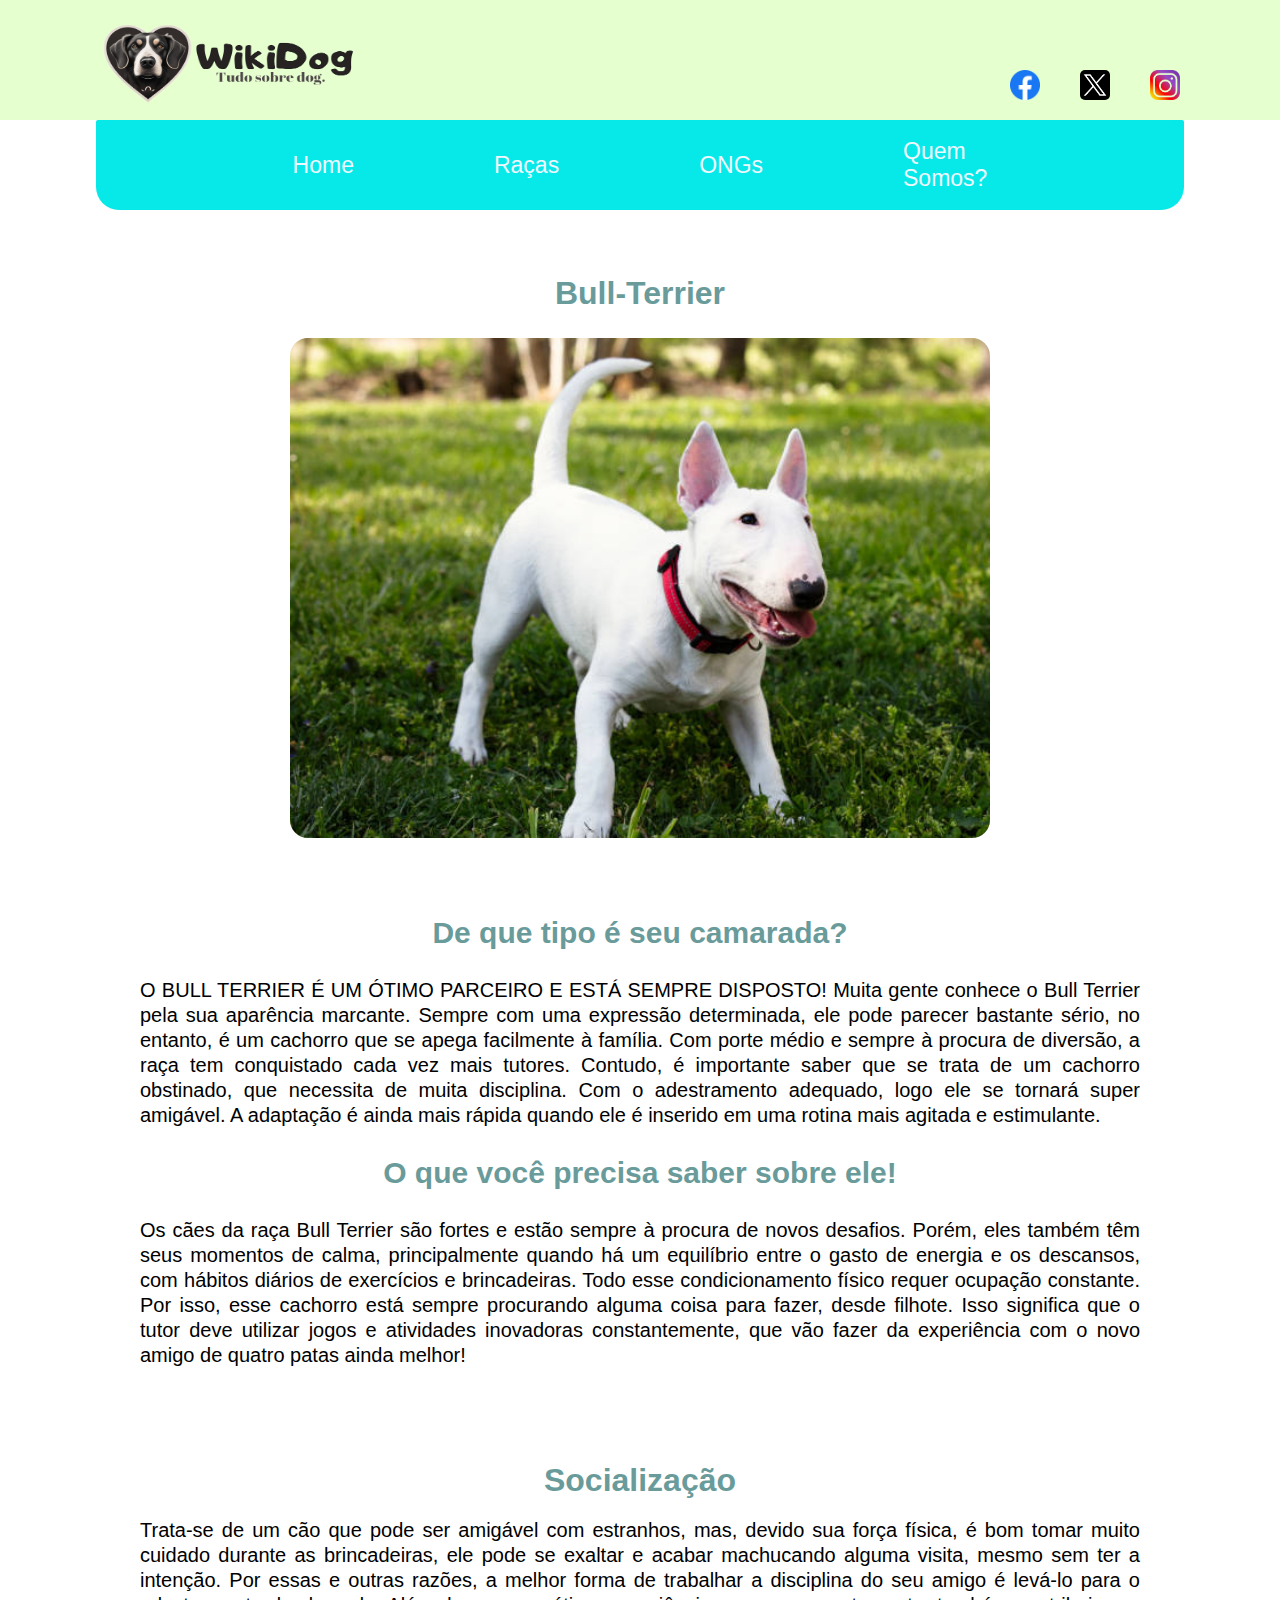
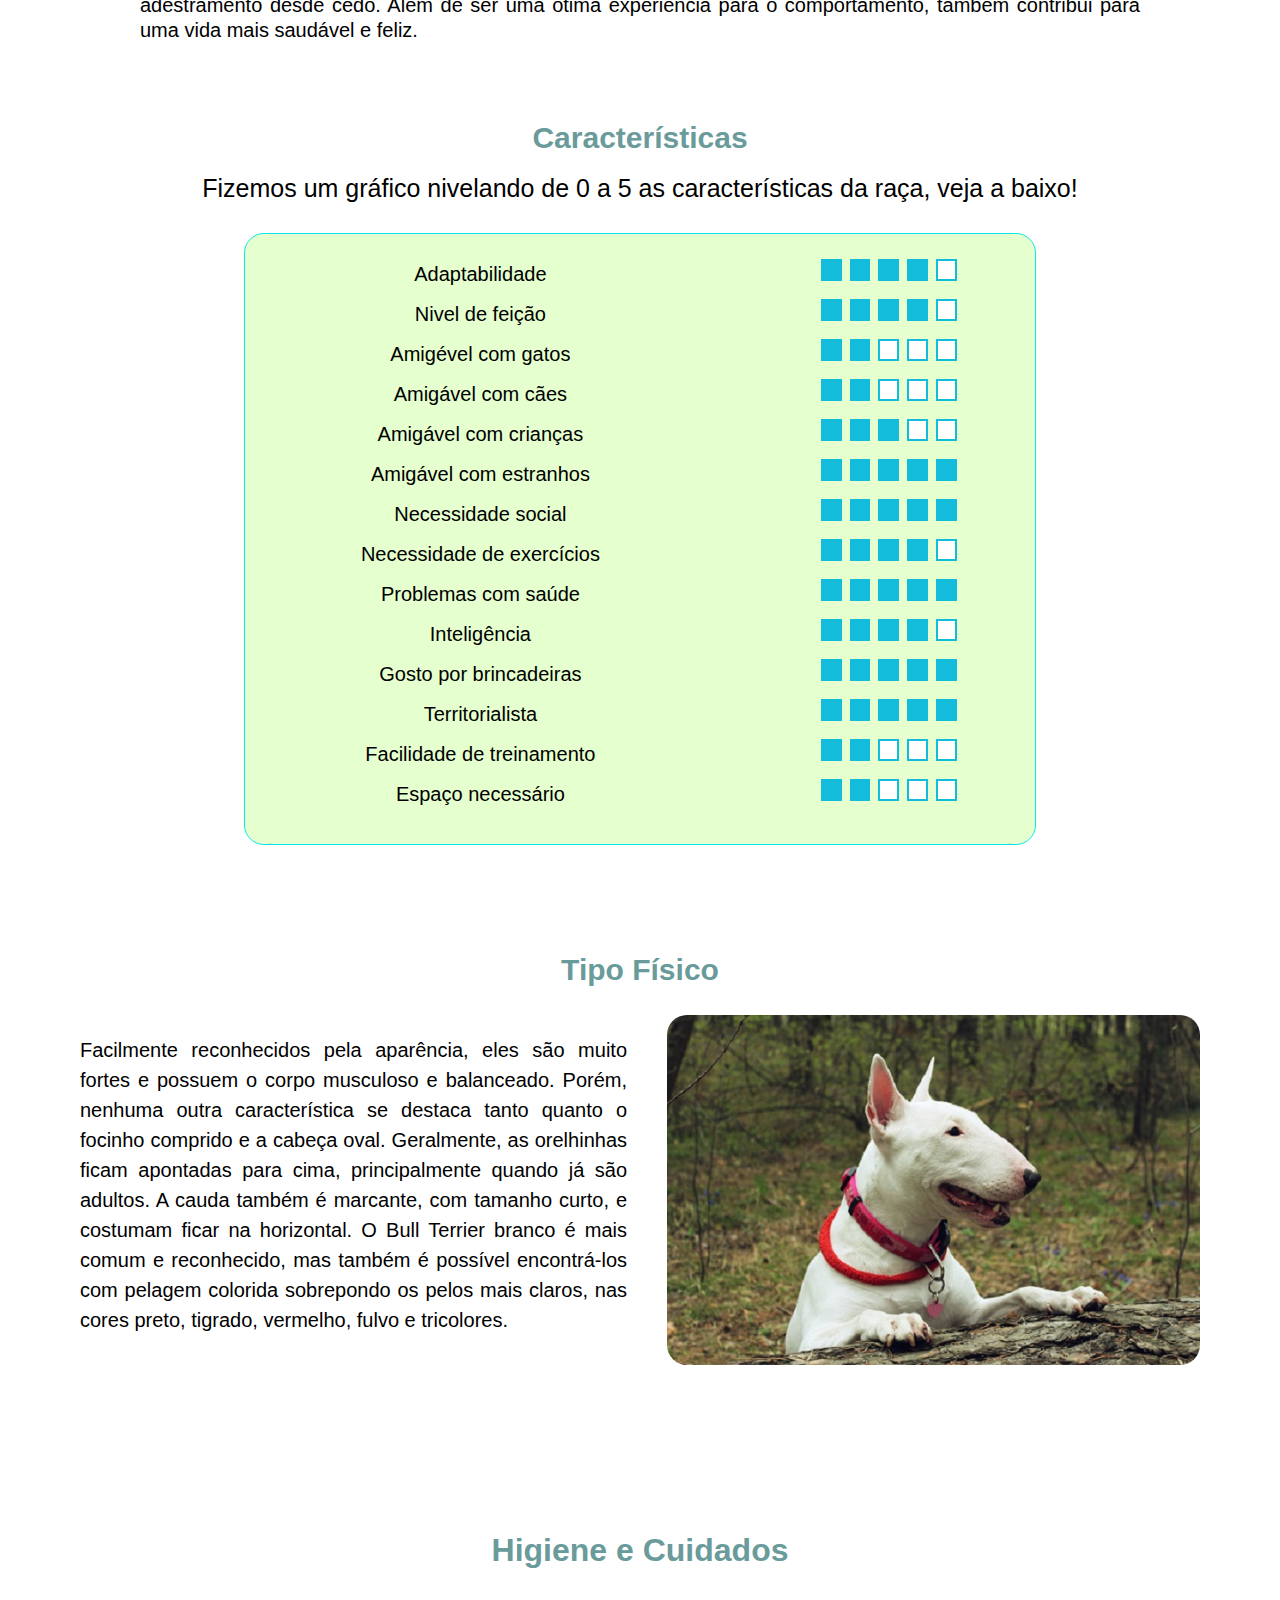
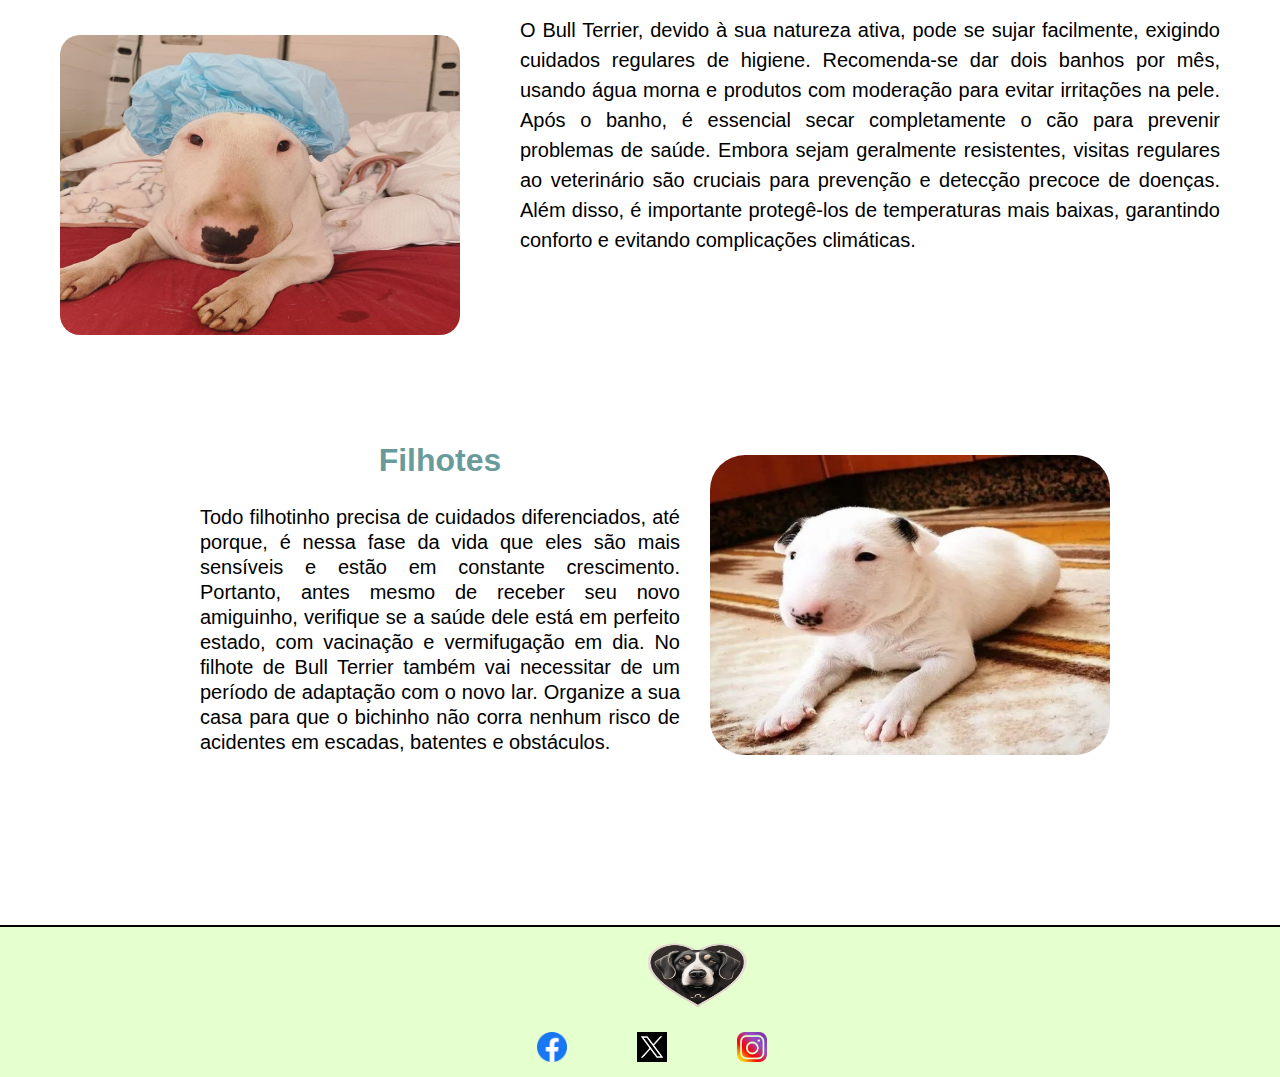
<file: topicos/Bull-Terrier.html>
<!DOCTYPE html>
<html lang="pt-br">
<head>
  <meta charset="UTF-8">
  <meta name="viewport" content="width=device-width, initial-scale=1.0">
  <title>WikiDog - Tudo sobre DOG</title>
  <link rel="icon" href="../image/maior_logo-removebg-preview.png">
  <link rel="stylesheet" href="styletopics.css ">
</head>
<body>
  <header class="cabecario">
    <img class="logotipo" src="../image/WikiDog-logo-ajustado-removebg-preview.png"
      alt="Imagem do logo da empresa, cachorro dentro de um coração">
    <a class="links" id="home" href="https://www.instagram.com/wikid0g/" target="blank">
      <img class="insta" src="../image/logo-instagram-png-fundo-transparente-colorido.png" alt="Instagram">
    </a>
    <a>
      <a class="links" id="home" href="https://twitter.com/Wikidogg" target="blank">
        <img class="tt" src="../image/twitter-x-icon-logo-116902890413xbfexhf8l.webp" alt="X">
      </a>
      <a>
        <a class="links" id="home" href="https://www.facebook.com/profile.php?id=61553394641428" target="blank">
          <img class="face" src="../image/simbolo-f-facebook-1024x1024.png" alt="Facebook">
        </a>
  </header>

  <nav class="abas">
    <a class="links" id="home" href="../index.html">Home</a>
    <a class="links" id="home" href="../racas.html">Raças</a>
    <a class="links" id="home" href="../ongs.html">ONGs</a>
    <a class="links" id="home" href="../quem-somos.html">Quem<br>Somos?</a>
  </nav>
  <br>
  <div class="conteudo">
    <h1>Bull-Terrier</h1>
    <br>
    <div class="foto">
      <img src="conteudo/bull-terrier-topico.jpg" alt="Bull Terrier de frente com a língua de fora" width="700px" height="500px">
    </div>
    <br>
    <div class="title">
      <h1>De que tipo é seu camarada?</h1>
      <br>
      <p class="boxtxt">O BULL TERRIER É UM ÓTIMO PARCEIRO E ESTÁ SEMPRE DISPOSTO!
        Muita gente conhece o Bull Terrier pela sua aparência marcante. Sempre com uma expressão determinada, ele pode parecer bastante sério, no entanto, é um cachorro que se apega facilmente à família.
        Com porte médio e sempre à procura de diversão, a raça tem conquistado cada vez mais tutores.
        Contudo, é importante saber que se trata de um cachorro obstinado, que necessita de muita disciplina. 
        Com o adestramento adequado, logo ele se tornará super amigável. A adaptação é ainda mais rápida quando ele é inserido em uma rotina mais agitada e estimulante.
      </p>
      <br>
      <h1>O que você precisa saber sobre ele!</h1>
      <br>
      <p class="boxtxt1">
        Os cães da raça Bull Terrier são fortes e estão sempre à procura de novos desafios. 
        Porém, eles também têm seus momentos de calma, principalmente quando há um equilíbrio entre o gasto de energia e os descansos, com hábitos diários de exercícios e brincadeiras.
        Todo esse condicionamento físico requer ocupação constante. 
        Por isso, esse cachorro está sempre procurando alguma coisa para fazer, desde filhote. 
        Isso significa que o tutor deve utilizar jogos e atividades inovadoras constantemente, que vão fazer da experiência com o novo amigo de quatro patas ainda melhor!
      </p>
    </div>

    <div class="conteudo1">
      <h1>Socialização</h1>
      <br>
       <p class="boxtxt2">
        Trata-se de um cão que pode ser amigável com estranhos, mas, devido sua força física, é bom tomar muito cuidado durante as brincadeiras, ele pode se exaltar e acabar machucando alguma visita, mesmo sem ter a intenção.
        Por essas e outras razões, a melhor forma de trabalhar a disciplina do seu amigo é levá-lo para o adestramento desde cedo. 
        Além de ser uma ótima experiência para o comportamento, também contribui para uma vida mais saudável e feliz.
      </p>
    </div>

    <section class="branco space3 dados caracteristicas">
      <h2 class="titulo">Características</h2>
      <p class="subtitulo-raças">Fizemos um gráfico nivelando de 0 a 5 as características da raça, veja a baixo!</p>
      <div class="box-caracteristicas">
      <div class="caracteristicas-clearfix">
        <ul class="chart-blocos">
          <span>Adaptabilidade</span>
          <li class="fillup"></li>
          <li class="fillup"></li>
          <li class="fillup"></li>
          <li class="fillup"></li>
          <li></li>
        </ul>
      </div>
      <div class="caracteristicas-clearfix">
        <ul class="chart-blocos">
          <span>Nivel de feição</span>
          <li class="fillup"></li>
          <li class="fillup"></li>
          <li class="fillup"></li>
          <li class="fillup"></li>
          <li></li>
        </ul>
      </div>
      <div class="caracteristicas-clearfix">
        <ul class="chart-blocos">
          <span>Amigével com gatos</span>
          <li class="fillup"></li>
          <li class="fillup"></li>
          <li></li>
          <li></li>
          <li></li>
        </ul>
      </div>
      <div class="caracteristicas-clearfix">
        <ul class="chart-blocos">
          <span>Amigável com cães</span>
          <li class="fillup"></li>
          <li class="fillup"></li>
          <li></li>
          <li></li>
          <li></li>
        </ul>
      </div>
      <div class="caracteristicas-clearfix">
        <ul class="chart-blocos">
          <span>Amigável com crianças</span>
          <li class="fillup"></li>
          <li class="fillup"></li>
          <li class="fillup"></li>
          <li></li>
          <li></li>
        </ul>
      </div>
      <div class="caracteristicas-clearfix">
        <ul class="chart-blocos">
          <span>Amigável com estranhos</span>
          <li class="fillup"></li>
          <li class="fillup"></li>
          <li class="fillup"></li>
          <li class="fillup"></li>
          <li class="fillup"></li>
        </ul>
      </div>
      <div class="caracteristicas-clearfix">
        <ul class="chart-blocos">
          <span>Necessidade social</span>
          <li class="fillup"></li>
          <li class="fillup"></li>
          <li class="fillup"></li>
          <li class="fillup"></li>
          <li class="fillup"></li>
        </ul>
      </div>
      <div class="caracteristicas-clearfix">
        <ul class="chart-blocos">
          <span>Necessidade de exercícios</span>
          <li class="fillup"></li>
          <li class="fillup"></li>
          <li class="fillup"></li>
          <li class="fillup"></li>
          <li></li>
        </ul>
      </div>
      <div class="caracteristicas-clearfix">
        <ul class="chart-blocos">
          <span>Problemas com saúde</span>
          <li class="fillup"></li>
          <li class="fillup"></li>
          <li class="fillup"></li>
          <li class="fillup"></li>
          <li class="fillup"></li>
        </ul>
      </div>
      <div class="caracteristicas-clearfix">
        <ul class="chart-blocos">
          <span>Inteligência</span>
          <li class="fillup"></li>
          <li class="fillup"></li>
          <li class="fillup"></li>
          <li class="fillup"></li>
          <li></li>
        </ul>
      </div>
      <div class="caracteristicas-clearfix">
        <ul class="chart-blocos">
          <span>Gosto por brincadeiras</span>
          <li class="fillup"></li>
          <li class="fillup"></li>
          <li class="fillup"></li>
          <li class="fillup"></li>
          <li class="fillup"></li>
        </ul>
      </div>
      <div class="caracteristicas-clearfix">
        <ul class="chart-blocos">
          <span>Territorialista</span>
          <li class="fillup"></li>
          <li class="fillup"></li>
          <li class="fillup"></li>
          <li class="fillup"></li>
          <li class="fillup"></li>
        </ul>
      </div>
      <div class="caracteristicas-clearfix">
        <ul class="chart-blocos">
          <span>Facilidade de treinamento</span>
          <li class="fillup"></li>
          <li class="fillup"></li>
          <li></li>
          <li></li>
          <li></li>
        </ul>
      </div>
      <div class="caracteristicas-clearfix">
        <ul class="chart-blocos">
          <span>Espaço necessário</span>
          <li class="fillup"></li>
          <li class="fillup"></li>
          <li></li>
          <li></li>
          <li></li>
        </ul>
      </div>
    </div>
    </section>


    <div class="conteudo2">
      <h1>Tipo Físico</h1>
     <div class="box-conteudo2">
        <p class="boxtxt3">
          Facilmente reconhecidos pela aparência, eles são muito fortes e possuem o corpo musculoso e balanceado. 
          Porém, nenhuma outra característica se destaca tanto quanto o focinho comprido e a cabeça oval. 
          Geralmente, as orelhinhas ficam apontadas para cima, principalmente quando já são adultos.
          A cauda também é marcante, com tamanho curto, e costumam ficar na horizontal. 
          O Bull Terrier branco é mais comum e reconhecido, mas também é possível encontrá-los com pelagem colorida sobrepondo os pelos mais claros, nas cores preto, tigrado, vermelho, fulvo e tricolores.
        </p>
        <img src="conteudo/bull-terrier-meio.jpg" alt="Dois Akita Americanos" width="700px" height="500px" class="img">
      </div>
    </div>
  
    <div class="conteudo3">
      <h1>Higiene e Cuidados</h1>
      <div class="box-conteudo3">
      <img src="conteudo/bull-terrier-higiene.jpg" width="700px" height="500px" class="img">
      <p class="boxtxt4">
        O Bull Terrier, devido à sua natureza ativa, pode se sujar facilmente, exigindo cuidados regulares de higiene. Recomenda-se dar dois banhos por mês, usando água morna e produtos com moderação para evitar irritações na pele. Após o banho, é essencial secar completamente o cão para prevenir problemas de saúde. Embora sejam geralmente resistentes, visitas regulares ao veterinário são cruciais para prevenção e detecção precoce de doenças. Além disso, é importante protegê-los de temperaturas mais baixas, garantindo conforto e evitando complicações climáticas.
    </div>

    <img src="conteudo/bull-terrier-filhote.jpg" alt="Dois Akita Americanos" width="400px" height="300px" class="img-filhote">

    <div class="conteudo4">
      <h1>Filhotes</h1>
      <br>
      <p class="boxtxt5">
        Todo filhotinho precisa de cuidados diferenciados, até porque, é nessa fase da vida que eles são mais sensíveis e estão em constante crescimento. Portanto, antes mesmo de receber seu novo amiguinho, verifique se a saúde dele está em perfeito estado, com vacinação e vermifugação em dia. 
        No filhote de Bull Terrier também vai necessitar de um período de adaptação com o novo lar. Organize a sua casa para que o bichinho não corra nenhum risco de acidentes em escadas, batentes e obstáculos.
      </p>
    </div>
  </div>    
                          
  <div class="rodape">
    <img class="logotipo-rodape" src="../image/cachoração.png" alt="Imagem do logo da empresa, cachorro dentro de um coração">
    <a class="links" id="home" href="https://www.instagram.com/wikid0g/" target="blank">
    <img class="insta-rodape" src="../image/logo-instagram-png-fundo-transparente-colorido.png" alt="Instagram">
    </a>
    <a>
      <a class="links" id="home" href="https://twitter.com/Wikidogg" target="blank">
       <img class="tt-rodape" src="../image/twitter-x-icon-logo-116902890413xbfexhf8l.webp" alt="X">
    </a>
      <a class="links" id="home" href="https://www.facebook.com/profile.php?id=61553394641428" target="blank">
      <img class="face-rodape" src="../image/simbolo-f-facebook-1024x1024.png" alt="Facebook">
    </a>
  </div>  
</body>
</html>
</file>
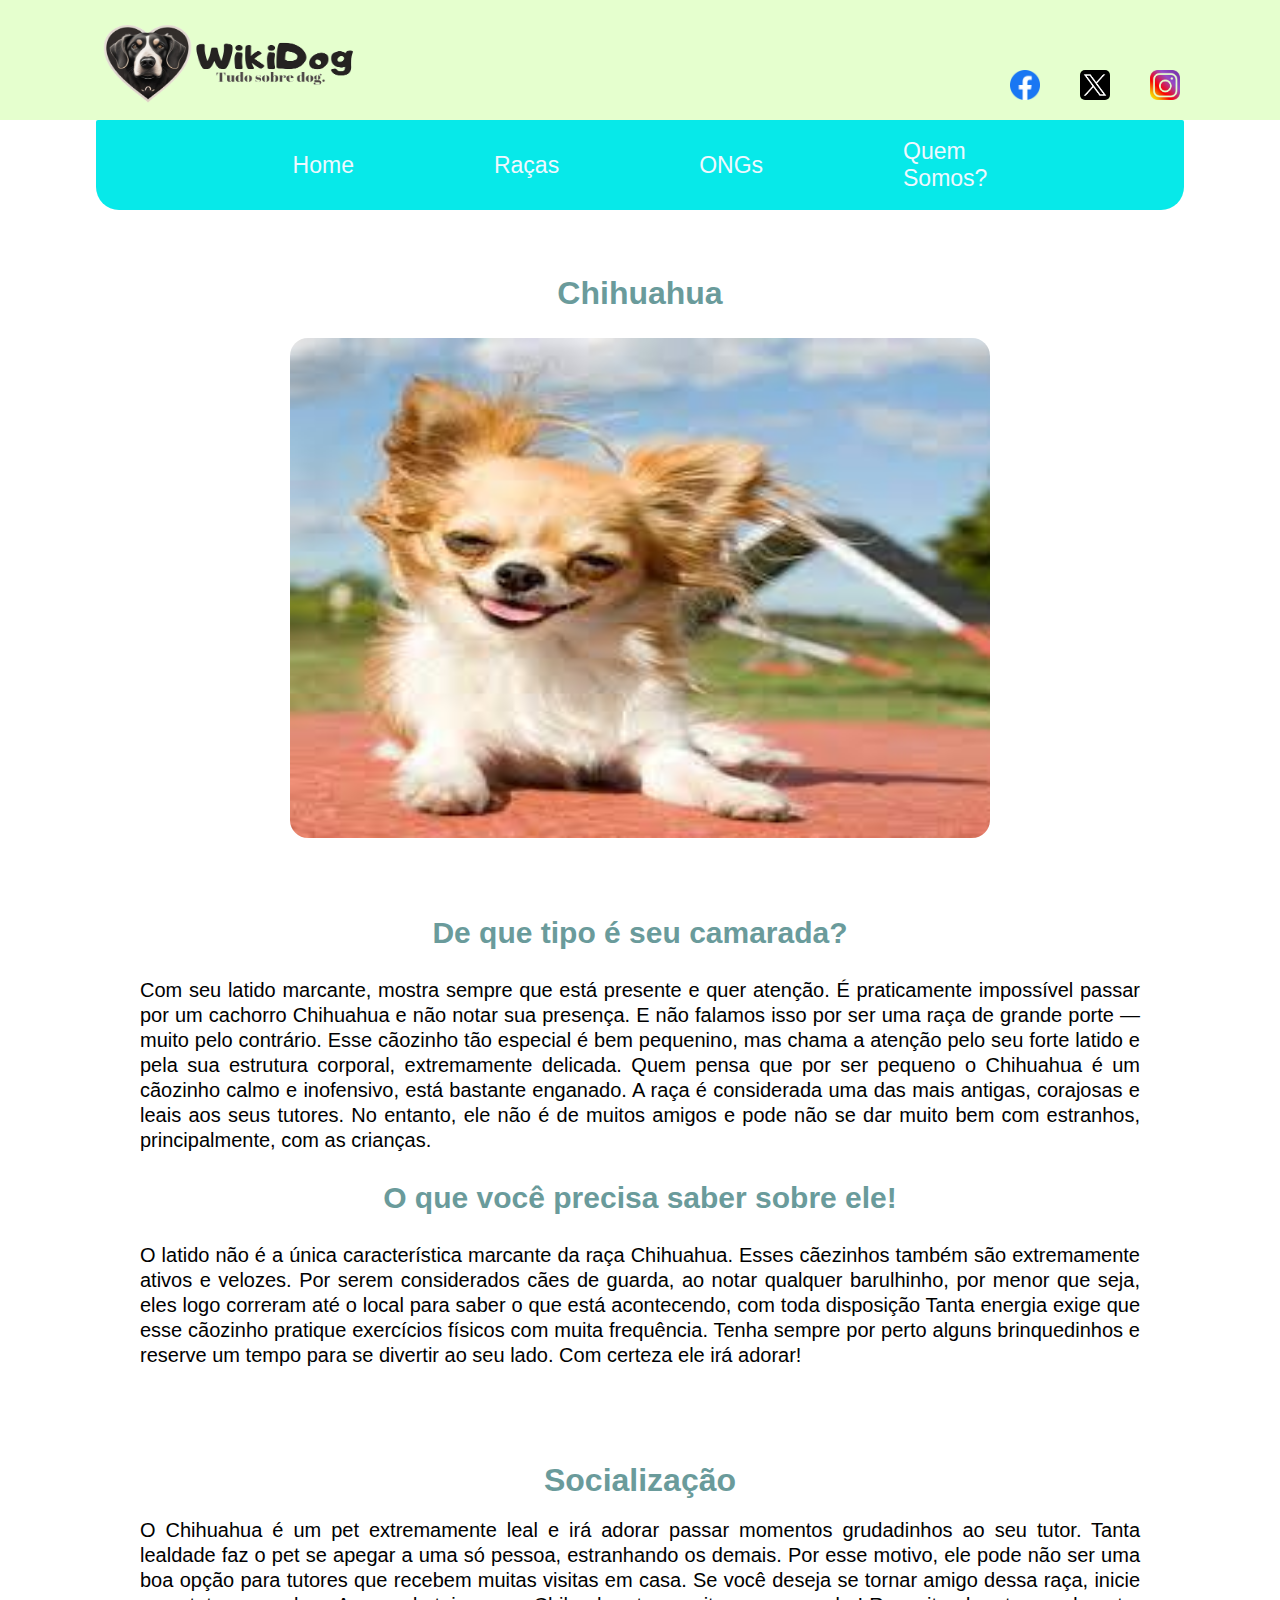
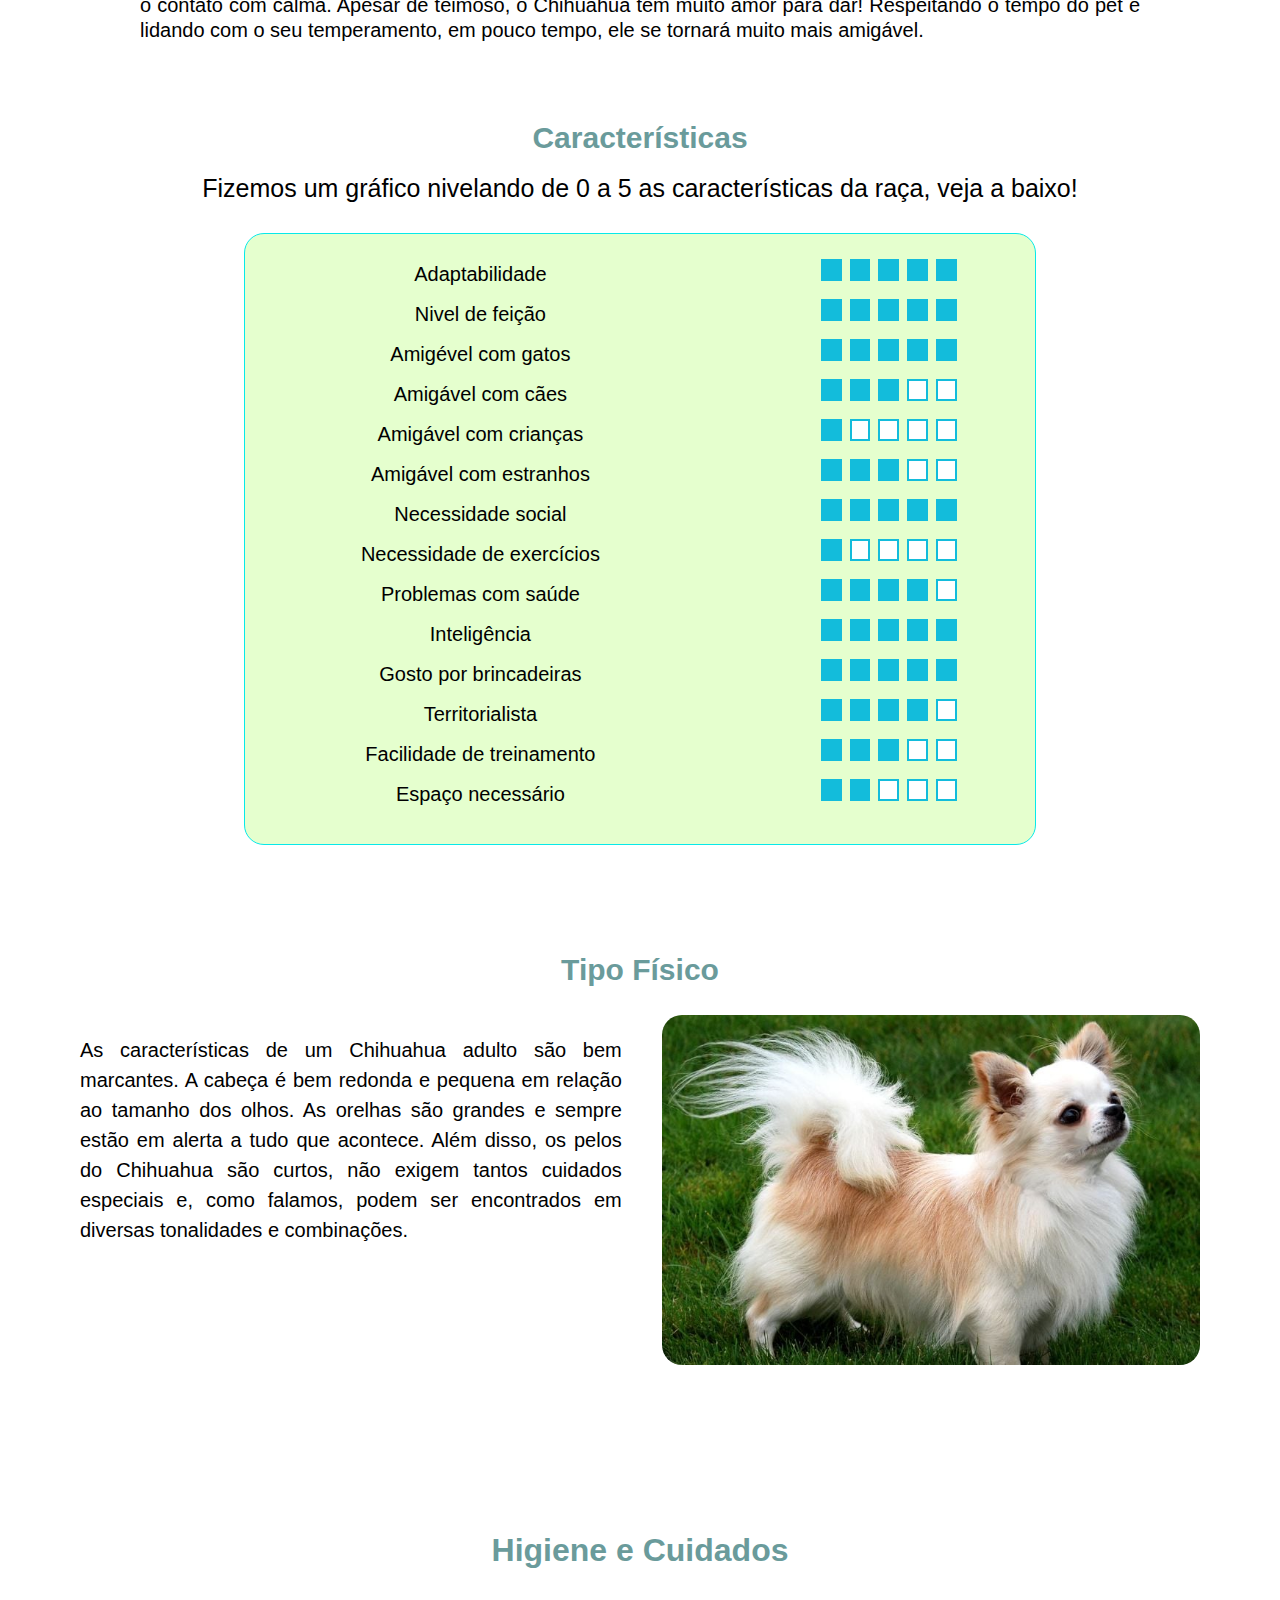
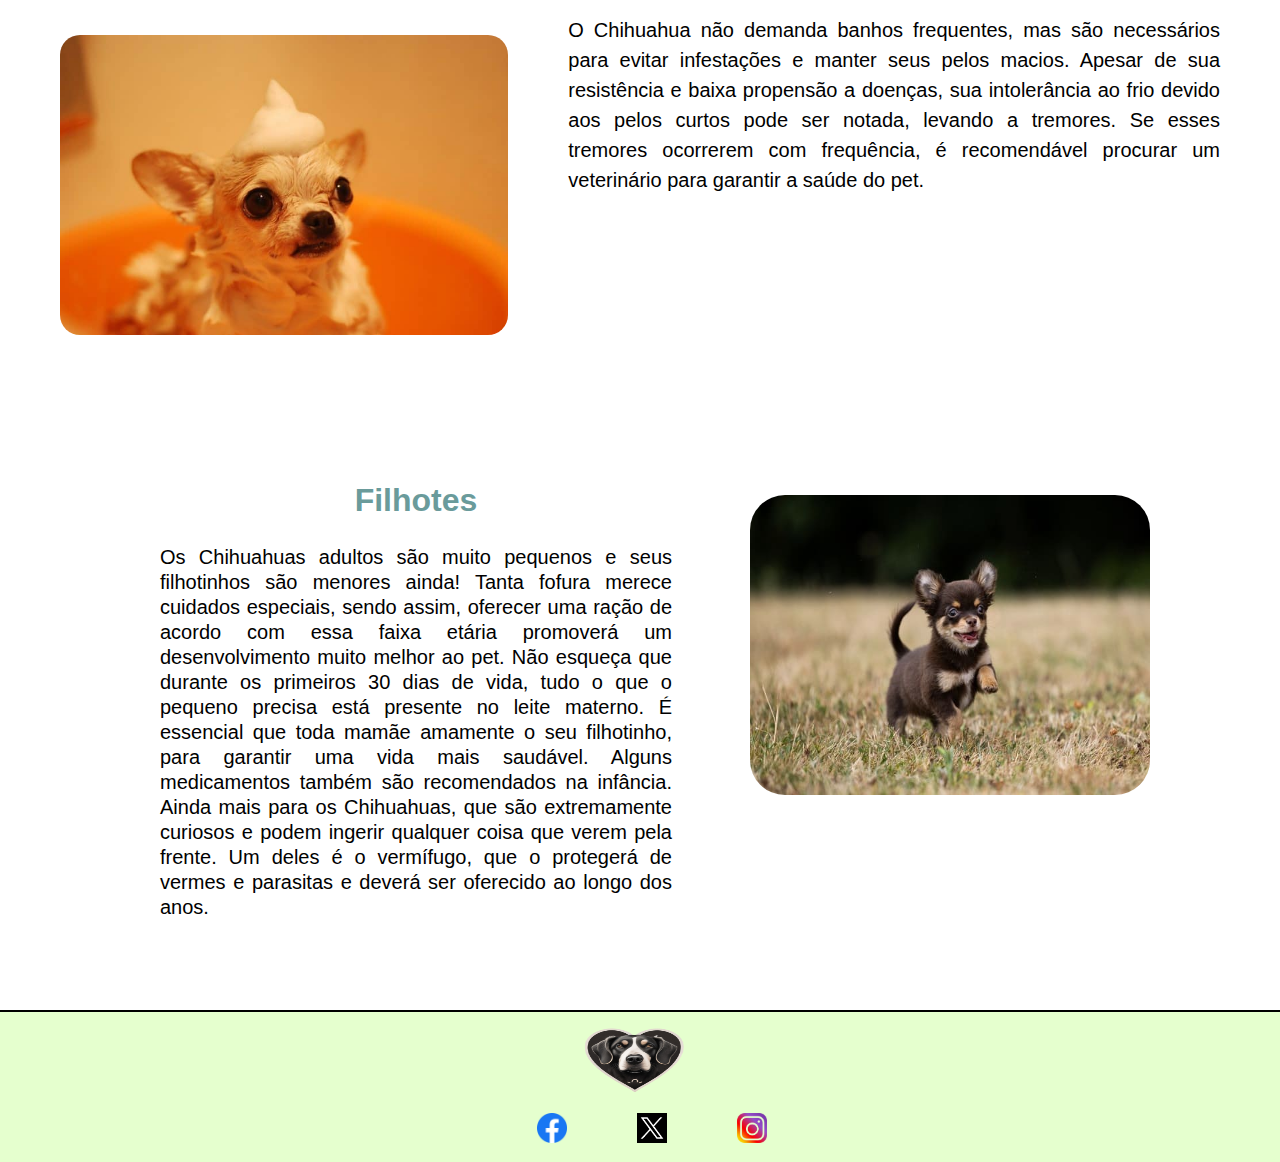
<file: topicos/Chihuahua.html>
<!DOCTYPE html>
<html lang="pt-br">
<head>
  <meta charset="UTF-8">
  <meta name="viewport" content="width=device-width, initial-scale=1.0">
  <title>WikiDog - Tudo sobre DOG</title>
  <link rel="icon" href="../image/maior_logo-removebg-preview.png">
  <link rel="stylesheet" href="styletopics.css ">
</head>
<body>
  <header class="cabecario">
    <img class="logotipo" src="../image/WikiDog-logo-ajustado-removebg-preview.png"
      alt="Imagem do logo da empresa, cachorro dentro de um coração">
    <a class="links" id="home" href="https://www.instagram.com/wikid0g/" target="blank">
      <img class="insta" src="../image/logo-instagram-png-fundo-transparente-colorido.png" alt="Instagram">
    </a>
    <a>
      <a class="links" id="home" href="https://twitter.com/Wikidogg" target="blank">
        <img class="tt" src="../image/twitter-x-icon-logo-116902890413xbfexhf8l.webp" alt="X">
      </a>
      <a>
        <a class="links" id="home" href="https://www.facebook.com/profile.php?id=61553394641428" target="blank">
          <img class="face" src="../image/simbolo-f-facebook-1024x1024.png" alt="Facebook">
        </a>
  </header>

  <nav class="abas">
    <a class="links" id="home" href="../index.html">Home</a>
    <a class="links" id="home" href="../racas.html">Raças</a>
    <a class="links" id="home" href="../ongs.html">ONGs</a>
    <a class="links" id="home" href="../quem-somos.html">Quem<br>Somos?</a>
  </nav>
  <br>
  <div class="conteudo">
    <h1>Chihuahua</h1>
    <br>
    <div class="foto">
      <img src="conteudo/chihuahua-topico.jpg" alt="chihuahua deitado com carinha de sono e língua de fora" width="700px" height="500px">
    </div>
    <br>
    <div class="title">
      <h1>De que tipo é seu camarada?</h1>
      <br>
      <p class="boxtxt">Com seu latido marcante, mostra sempre que está presente e quer atenção. 
        É praticamente impossível passar por um cachorro Chihuahua e não notar sua presença. E não falamos isso por ser uma raça de grande porte — muito pelo contrário. 
        Esse cãozinho tão especial é bem pequenino, mas chama a atenção pelo seu forte latido e pela sua estrutura corporal, extremamente delicada.
        Quem pensa que por ser pequeno o Chihuahua é um cãozinho calmo e inofensivo, está bastante enganado.
        A raça é considerada uma das mais antigas, corajosas e leais aos seus tutores. 
        No entanto, ele não é de muitos amigos e pode não se dar muito bem com estranhos, principalmente, com as crianças.
      </p>
      <br>
      <h1>O que você precisa saber sobre ele!</h1>
      <br>
      <p class="boxtxt1">
        O latido não é a única característica marcante da raça Chihuahua. Esses cãezinhos também são extremamente ativos e velozes. 
        Por serem considerados cães de guarda, ao notar qualquer barulhinho, por menor que seja, eles logo correram até o local para saber o que está acontecendo, com toda disposição
        Tanta energia exige que esse cãozinho pratique exercícios físicos com muita frequência. 
        Tenha sempre por perto alguns brinquedinhos e reserve um tempo para se divertir ao seu lado. Com certeza ele irá adorar!
      </p>
    </div>

    <div class="conteudo1">
      <h1>Socialização</h1>
      <br>
       <p class="boxtxt2">
        O Chihuahua é um pet extremamente leal e irá adorar passar momentos grudadinhos ao seu tutor. 
        Tanta lealdade faz o pet se apegar a uma só pessoa, estranhando os demais. Por esse motivo, ele pode não ser uma boa opção para tutores que recebem muitas visitas em casa.
        Se você deseja se tornar amigo dessa raça, inicie o contato com calma. Apesar de teimoso, o Chihuahua tem muito amor para dar! 
        Respeitando o tempo do pet e lidando com o seu temperamento, em pouco tempo, ele se tornará muito mais amigável.
      </p>
    </div>

    <section class="branco space3 dados caracteristicas">
      <h2 class="titulo">Características</h2>
      <p class="subtitulo-raças">Fizemos um gráfico nivelando de 0 a 5 as características da raça, veja a baixo!</p>
      <div class="box-caracteristicas">
      <div class="caracteristicas-clearfix">
        <ul class="chart-blocos">
          <span>Adaptabilidade</span>
          <li class="fillup"></li>
          <li class="fillup"></li>
          <li class="fillup"></li>
          <li class="fillup"></li>
          <li class="fillup"></li>
        </ul>
      </div>
      <div class="caracteristicas-clearfix">
        <ul class="chart-blocos">
          <span>Nivel de feição</span>
          <li class="fillup"></li>
          <li class="fillup"></li>
          <li class="fillup"></li>
          <li class="fillup"></li>
          <li class="fillup"></li>
        </ul>
      </div>
      <div class="caracteristicas-clearfix">
        <ul class="chart-blocos">
          <span>Amigével com gatos</span>
          <li class="fillup"></li>
          <li class="fillup"></li>
          <li class="fillup"></li>
          <li class="fillup"></li>
          <li class="fillup"></li>
        </ul>
      </div>
      <div class="caracteristicas-clearfix">
        <ul class="chart-blocos">
          <span>Amigável com cães</span>
          <li class="fillup"></li>
          <li class="fillup"></li>
          <li class="fillup"></li>
          <li></li>
          <li></li>
        </ul>
      </div>
      <div class="caracteristicas-clearfix">
        <ul class="chart-blocos">
          <span>Amigável com crianças</span>
          <li class="fillup"></li>
          <li></li>
          <li></li>
          <li></li>
          <li></li>
        </ul>
      </div>
      <div class="caracteristicas-clearfix">
        <ul class="chart-blocos">
          <span>Amigável com estranhos</span>
          <li class="fillup"></li>
          <li class="fillup"></li>
          <li class="fillup"></li>
          <li></li>
          <li></li>
        </ul>
      </div>
      <div class="caracteristicas-clearfix">
        <ul class="chart-blocos">
          <span>Necessidade social</span>
          <li class="fillup"></li>
          <li class="fillup"></li>
          <li class="fillup"></li>
          <li class="fillup"></li>
          <li class="fillup"></li>
        </ul>
      </div>
      <div class="caracteristicas-clearfix">
        <ul class="chart-blocos">
          <span>Necessidade de exercícios</span>
          <li class="fillup"></li>
          <li></li>
          <li></li>
          <li></li>
          <li></li>
        </ul>
      </div>
      <div class="caracteristicas-clearfix">
        <ul class="chart-blocos">
          <span>Problemas com saúde</span>
          <li class="fillup"></li>
          <li class="fillup"></li>
          <li class="fillup"></li>
          <li class="fillup"></li>
          <li></li>
        </ul>
      </div>
      <div class="caracteristicas-clearfix">
        <ul class="chart-blocos">
          <span>Inteligência</span>
          <li class="fillup"></li>
          <li class="fillup"></li>
          <li class="fillup"></li>
          <li class="fillup"></li>
          <li class="fillup"></li>
        </ul>
      </div>
      <div class="caracteristicas-clearfix">
        <ul class="chart-blocos">
          <span>Gosto por brincadeiras</span>
          <li class="fillup"></li>
          <li class="fillup"></li>
          <li class="fillup"></li>
          <li class="fillup"></li>
          <li class="fillup"></li>
        </ul>
      </div>
      <div class="caracteristicas-clearfix">
        <ul class="chart-blocos">
          <span>Territorialista</span>
          <li class="fillup"></li>
          <li class="fillup"></li>
          <li class="fillup"></li>
          <li class="fillup"></li>
          <li></li>
        </ul>
      </div>
      <div class="caracteristicas-clearfix">
        <ul class="chart-blocos">
          <span>Facilidade de treinamento</span>
          <li class="fillup"></li>
          <li class="fillup"></li>
          <li class="fillup"></li>
          <li></li>
          <li></li>
        </ul>
      </div>
      <div class="caracteristicas-clearfix">
        <ul class="chart-blocos">
          <span>Espaço necessário</span>
          <li class="fillup"></li>
          <li class="fillup"></li>
          <li></li>
          <li></li>
          <li></li>
        </ul>
      </div>
    </div>
    </section>




  
    <div class="conteudo2">
      <h1>Tipo Físico</h1>
      <div class="box-conteudo2">
        <p class="boxtxt3">
          As características de um Chihuahua adulto são bem marcantes. A cabeça é bem redonda e pequena em relação ao tamanho dos olhos. 
          As orelhas são grandes e sempre estão em alerta a tudo que acontece.
          Além disso, os pelos do Chihuahua são curtos, não exigem tantos cuidados especiais e, como falamos, podem ser encontrados em diversas tonalidades e combinações.
        </p>
        <img src="conteudo/chihuahua-meio.jpg" alt="Dois Akita Americanos" width="700px" height="500px" class="img">
      </div>
    </div>
    
    <div class="conteudo3">
      <h1>Higiene e Cuidados</h1>
      <div class="box-conteudo3">
        <img src="conteudo/chihuahua-higiene.jpg" alt="Akita Americanos" width="700px" height="500px" class="img">
        <p class="boxtxt4">
          O Chihuahua não demanda banhos frequentes, mas são necessários para evitar infestações e manter seus pelos macios. Apesar de sua resistência e baixa propensão a doenças, sua intolerância ao frio devido aos pelos curtos pode ser notada, levando a tremores. Se esses tremores ocorrerem com frequência, é recomendável procurar um veterinário para garantir a saúde do pet.
      </div>
    </div>

    <img src="conteudo/chihuahua-filhote.jpg" alt="Dois Akita Americanos" width="400px" height="300px" class="img-filhote">

    <div class="conteudo4">
      <h1>Filhotes</h1>
      <br>
      <p class="boxtxt5">
        Os Chihuahuas adultos são muito pequenos e seus filhotinhos são menores ainda! Tanta fofura merece cuidados especiais, sendo assim, oferecer uma ração de acordo com essa faixa etária promoverá um desenvolvimento muito melhor ao pet. 
        Não esqueça que durante os primeiros 30 dias de vida, tudo o que o pequeno precisa está presente no leite materno. É essencial que toda mamãe amamente o seu filhotinho, para garantir uma vida mais saudável. 
        Alguns medicamentos também são recomendados na infância. Ainda mais para os Chihuahuas, que são extremamente curiosos e podem ingerir qualquer coisa que verem pela frente. Um deles é o vermífugo, que o protegerá de vermes e parasitas e deverá ser oferecido ao longo dos anos.
      </p>
    </div>
  </div>      
                       
  <div class="rodape">
    <img class="logotipo-rodape" src="../image/cachoração.png" alt="Imagem do logo da empresa, cachorro dentro de um coração">
    <a class="links" id="home" href="https://www.instagram.com/wikid0g/" target="blank">
    <img class="insta-rodape" src="../image/logo-instagram-png-fundo-transparente-colorido.png" alt="Instagram">
    </a>
    <a>
      <a class="links" id="home" href="https://twitter.com/Wikidogg" target="blank">
       <img class="tt-rodape" src="../image/twitter-x-icon-logo-116902890413xbfexhf8l.webp" alt="X">
    </a>
      <a class="links" id="home" href="https://www.facebook.com/profile.php?id=61553394641428" target="blank">
      <img class="face-rodape" src="../image/simbolo-f-facebook-1024x1024.png" alt="Facebook">
    </a>
  </div>  
</body>
</html>
</file>
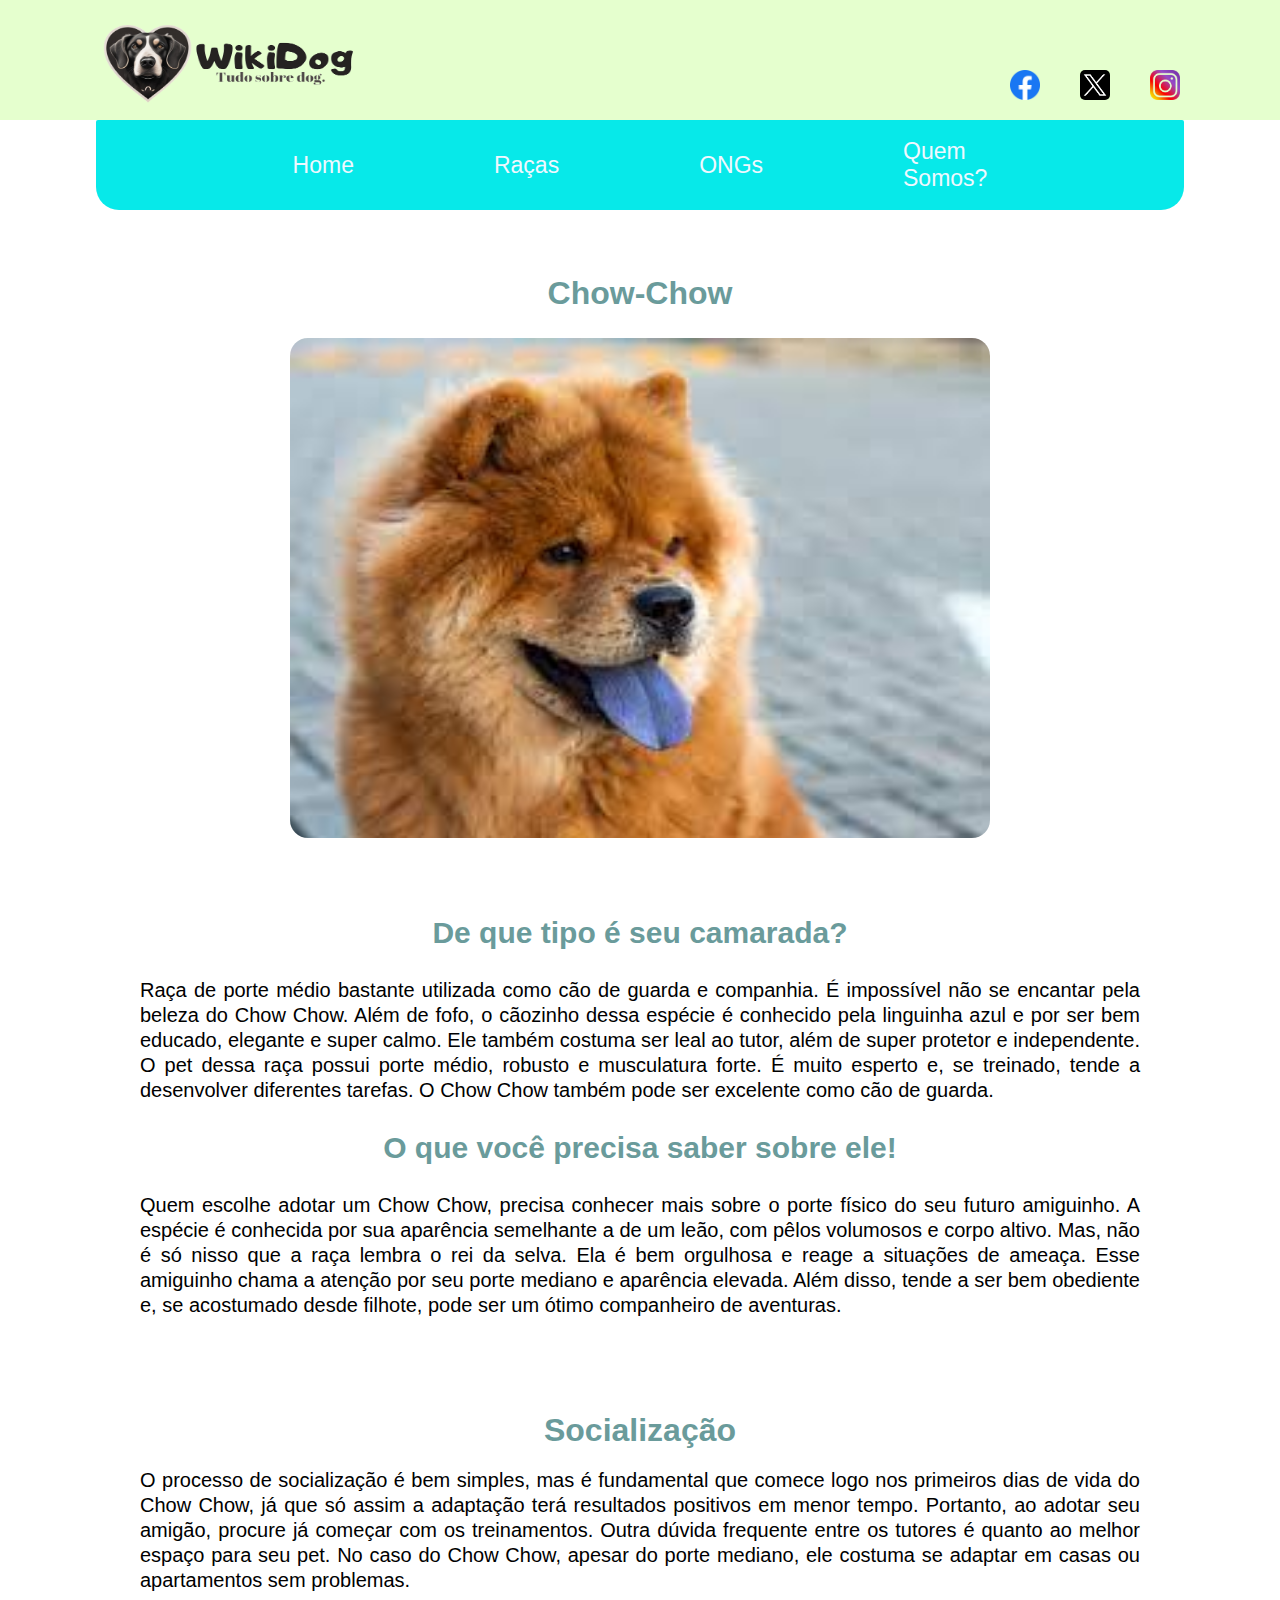
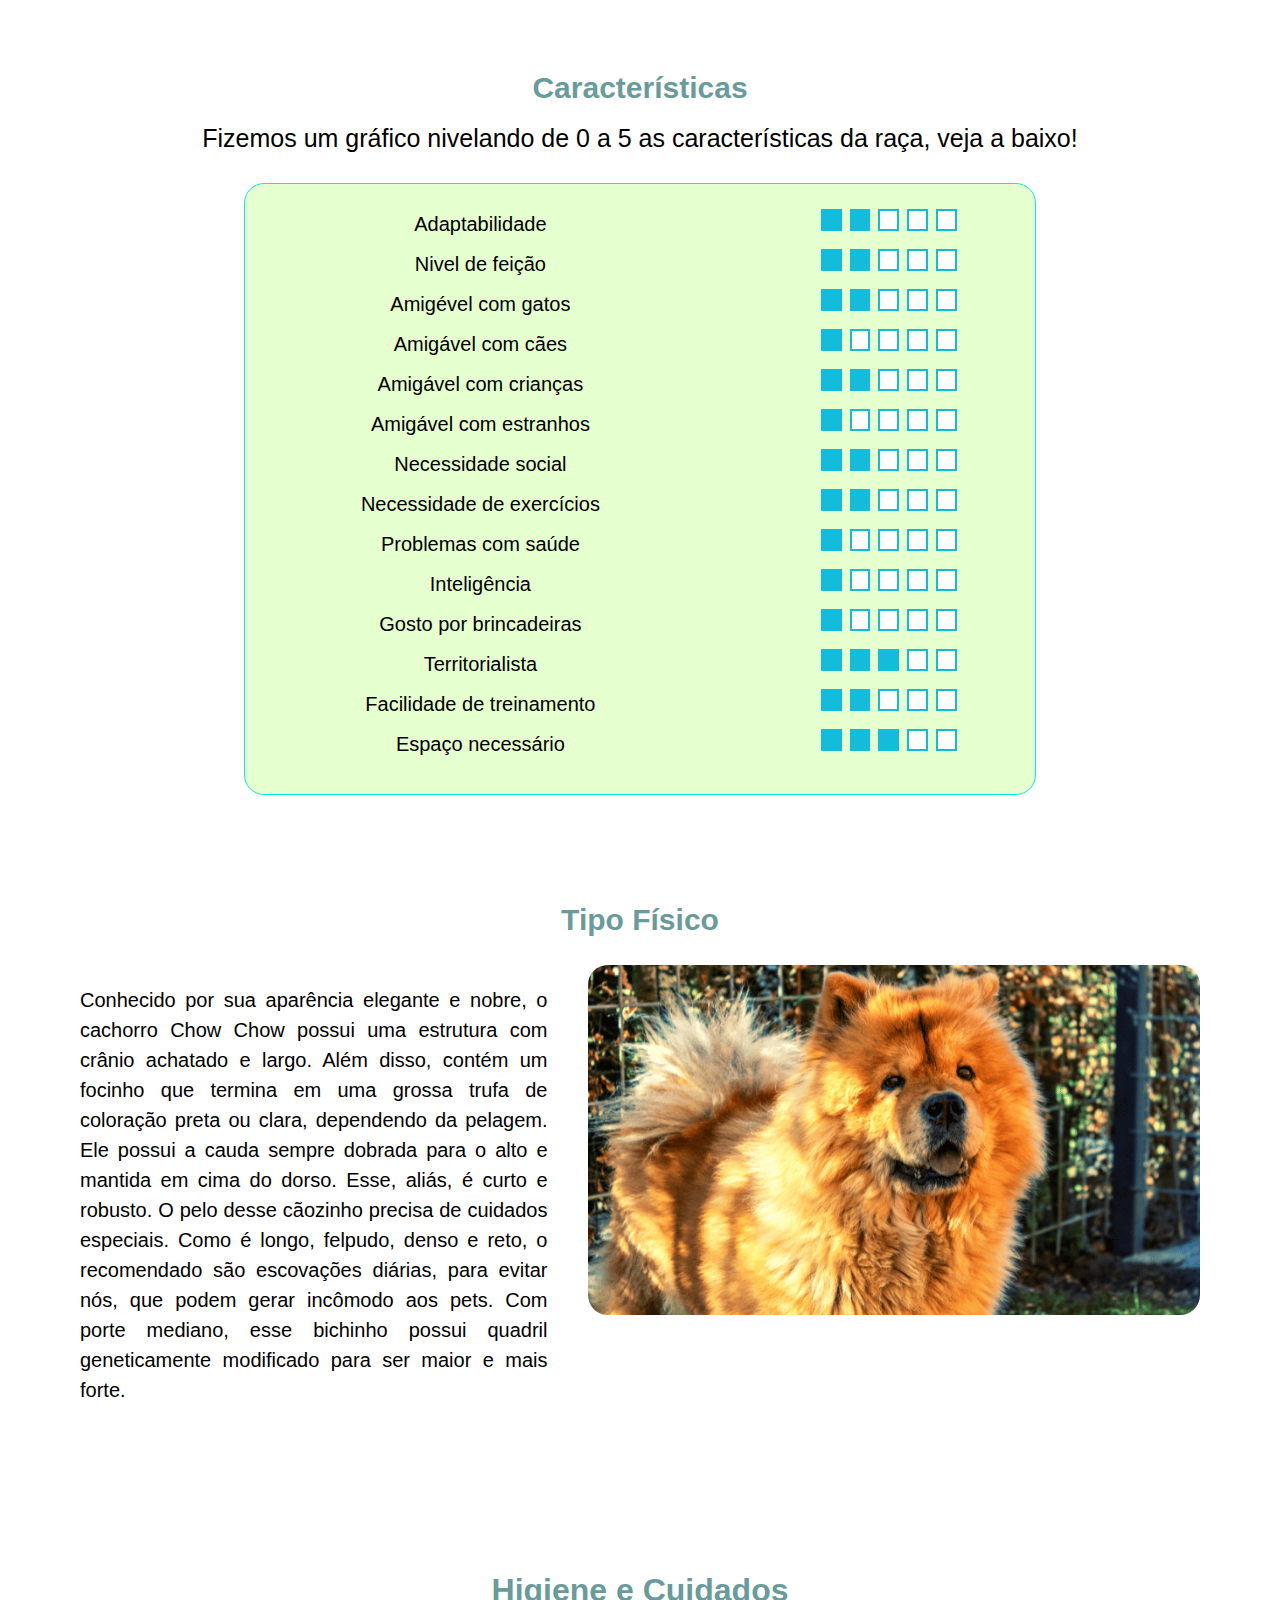
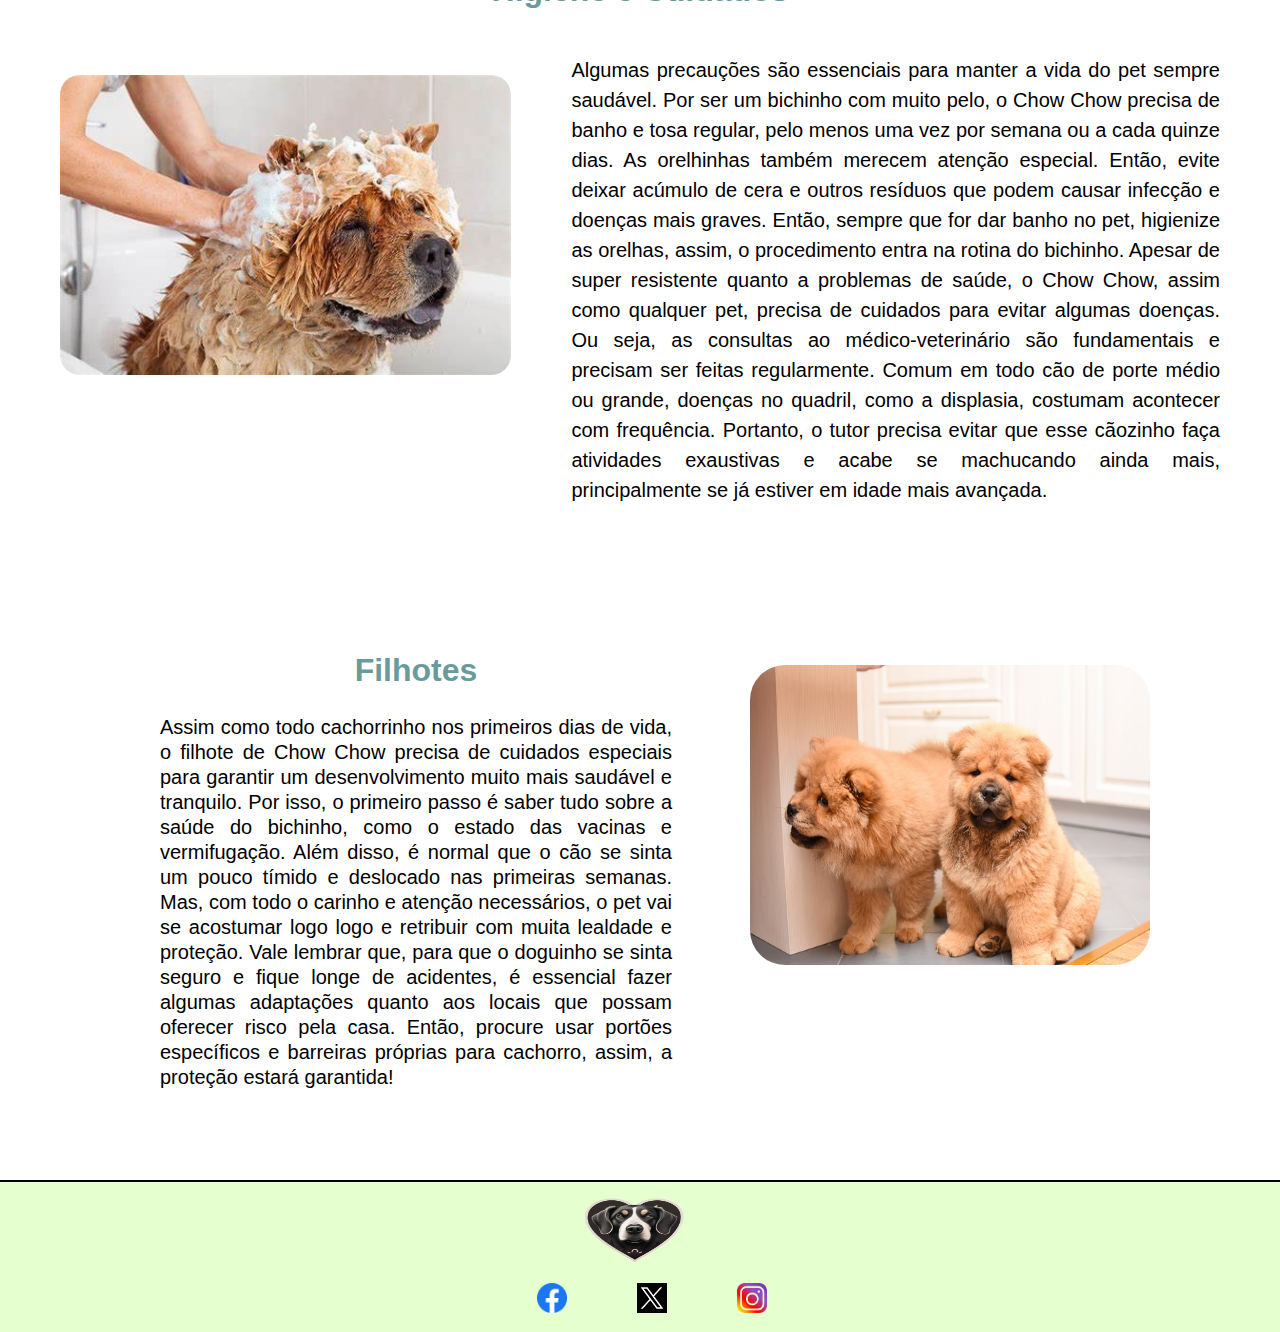
<file: topicos/Chow-Chow.html>
<!DOCTYPE html>
<html lang="pt-br">
<head>
  <meta charset="UTF-8">
  <meta name="viewport" content="width=device-width, initial-scale=1.0">
  <title>WikiDog - Tudo sobre DOG</title>
  <link rel="icon" href="../image/maior_logo-removebg-preview.png">
  <link rel="stylesheet" href="styletopics.css ">
</head>
<body>
  <header class="cabecario">
    <img class="logotipo" src="../image/WikiDog-logo-ajustado-removebg-preview.png"
      alt="Imagem do logo da empresa, cachorro dentro de um coração">
    <a class="links" id="home" href="https://www.instagram.com/wikid0g/" target="blank">
      <img class="insta" src="../image/logo-instagram-png-fundo-transparente-colorido.png" alt="Instagram">
    </a>
    <a>
      <a class="links" id="home" href="https://twitter.com/Wikidogg" target="blank">
        <img class="tt" src="../image/twitter-x-icon-logo-116902890413xbfexhf8l.webp" alt="X">
      </a>
      <a>
        <a class="links" id="home" href="https://www.facebook.com/profile.php?id=61553394641428" target="blank">
          <img class="face" src="../image/simbolo-f-facebook-1024x1024.png" alt="Facebook">
        </a>
  </header>

  <nav class="abas">
    <a class="links" id="home" href="../index.html">Home</a>
    <a class="links" id="home" href="../racas.html">Raças</a>
    <a class="links" id="home" href="../ongs.html">ONGs</a>
    <a class="links" id="home" href="../quem-somos.html">Quem<br>Somos?</a>
  </nav>
  <br>
  <div class="conteudo">
    <h1>Chow-Chow</h1>
    <br>
    <div class="foto">
      <img src="conteudo/chow-chow-topico.jpg" alt="Chow Chow exibindo sua famosa língua azul" width="700px" height="500px">
    </div>
    <br>
    <div class="title">
      <h1>De que tipo é seu camarada?</h1>
      <br>
      <p class="boxtxt">Raça de porte médio bastante utilizada como cão de guarda e companhia.
        É impossível não se encantar pela beleza do Chow Chow. Além de fofo, o cãozinho dessa espécie é conhecido pela linguinha azul e por ser bem educado, elegante e super calmo. 
        Ele também costuma ser leal ao tutor, além de super protetor e independente.
        O pet dessa raça possui porte médio, robusto e musculatura forte. É muito esperto e, se treinado, tende a desenvolver diferentes tarefas. 
        O Chow Chow também pode ser excelente como cão de guarda.
      </p>
      <br>
      <h1>O que você precisa saber sobre ele!</h1>
      <br>
      <p class="boxtxt1">
        Quem escolhe adotar um Chow Chow, precisa conhecer mais sobre o porte físico do seu futuro amiguinho. A espécie é conhecida por sua aparência semelhante a de um leão, com pêlos volumosos e corpo altivo. 
        Mas, não é só nisso que a raça lembra o rei da selva. Ela é bem orgulhosa e reage a situações de ameaça.
        Esse amiguinho chama a atenção por seu porte mediano e aparência elevada. Além disso, tende a ser bem obediente e, se acostumado desde filhote, pode ser um ótimo companheiro de aventuras.
      </p>
    </div>

    <div class="conteudo1">
      <h1>Socialização</h1>
      <br>
       <p class="boxtxt2">
        O processo de socialização é bem simples, mas é fundamental que comece logo nos primeiros dias de vida do Chow Chow, já que só assim a adaptação terá resultados positivos em menor tempo. 
        Portanto, ao adotar seu amigão, procure já começar com os treinamentos.
        Outra dúvida frequente entre os tutores é quanto ao melhor espaço para seu pet. No caso do Chow Chow, apesar do porte mediano, ele costuma se adaptar em casas ou apartamentos sem problemas.
      </p>
    </div>

    <section class="branco space3 dados caracteristicas">
      <h2 class="titulo">Características</h2>
      <p class="subtitulo-raças">Fizemos um gráfico nivelando de 0 a 5 as características da raça, veja a baixo!</p>
      <div class="box-caracteristicas">
      <div class="caracteristicas-clearfix">
        <ul class="chart-blocos">
          <span>Adaptabilidade</span>
          <li class="fillup"></li>
          <li class="fillup"></li>
          <li></li>
          <li></li>
          <li></li>
        </ul>
      </div>
      <div class="caracteristicas-clearfix">
        <ul class="chart-blocos">
          <span>Nivel de feição</span>
          <li class="fillup"></li>
          <li class="fillup"></li>
          <li></li>
          <li></li>
          <li></li>
        </ul>
      </div>
      <div class="caracteristicas-clearfix">
        <ul class="chart-blocos">
          <span>Amigével com gatos</span>
          <li class="fillup"></li>
          <li class="fillup"></li>
          <li></li>
          <li></li>
          <li></li>
        </ul>
      </div>
      <div class="caracteristicas-clearfix">
        <ul class="chart-blocos">
          <span>Amigável com cães</span>
          <li class="fillup"></li>
          <li></li>
         <li></li>
          <li></li>
          <li></li>
        </ul>
      </div>
      <div class="caracteristicas-clearfix">
        <ul class="chart-blocos">
          <span>Amigável com crianças</span>
          <li class="fillup"></li>
          <li class="fillup"></li>
          <li></li>
          <li></li>
          <li></li>
        </ul>
      </div>
      <div class="caracteristicas-clearfix">
        <ul class="chart-blocos">
          <span>Amigável com estranhos</span>
          <li class="fillup"></li>
          <li></li>
          <li></li>
          <li></li>
          <li></li>
        </ul>
      </div>
      <div class="caracteristicas-clearfix">
        <ul class="chart-blocos">
          <span>Necessidade social</span>
          <li class="fillup"></li>
          <li class="fillup"></li>
          <li></li>
          <li></li>
          <li></li>
        </ul>
      </div>
      <div class="caracteristicas-clearfix">
        <ul class="chart-blocos">
          <span>Necessidade de exercícios</span>
          <li class="fillup"></li>
          <li class="fillup"></li>
          <li></li>
          <li></li>
          <li></li>
        </ul>
      </div>
      <div class="caracteristicas-clearfix">
        <ul class="chart-blocos">
          <span>Problemas com saúde</span>
          <li class="fillup"></li>
          <li></li>
          <li></li>
          <li></li>
          <li></li>
        </ul>
      </div>
      <div class="caracteristicas-clearfix">
        <ul class="chart-blocos">
          <span>Inteligência</span>
          <li class="fillup"></li>
          <li></li>
          <li></li>
          <li></li>
          <li></li>
        </ul>
      </div>
      <div class="caracteristicas-clearfix">
        <ul class="chart-blocos">
          <span>Gosto por brincadeiras</span>
          <li class="fillup"></li>
          <li></li>
          <li></li>
          <li></li>
          <li></li>
        </ul>
      </div>
      <div class="caracteristicas-clearfix">
        <ul class="chart-blocos">
          <span>Territorialista</span>
          <li class="fillup"></li>
          <li class="fillup"></li>
          <li class="fillup"></li>
          <li></li>
          <li></li>
        </ul>
      </div>
      <div class="caracteristicas-clearfix">
        <ul class="chart-blocos">
          <span>Facilidade de treinamento</span>
          <li class="fillup"></li>
          <li class="fillup"></li>
          <li></li>
          <li></li>
          <li></li>
        </ul>
      </div>
      <div class="caracteristicas-clearfix">
        <ul class="chart-blocos">
          <span>Espaço necessário</span>
          <li class="fillup"></li>
          <li class="fillup"></li>
          <li class="fillup"></li>
          <li></li>
          <li></li>
        </ul>
      </div>
    </div>
    </section>

  
    <div class="conteudo2">
      <h1>Tipo Físico</h1>
      <div class="box-conteudo2">
        <p class="boxtxt3">Conhecido por sua aparência elegante e nobre, o cachorro Chow Chow possui uma estrutura com crânio achatado e largo. 
          Além disso, contém um focinho que termina em uma grossa trufa de coloração preta ou clara, dependendo da pelagem. 
          Ele possui a cauda sempre dobrada para o alto e mantida em cima do dorso. Esse, aliás, é curto e robusto.
          O pelo desse cãozinho precisa de cuidados especiais. Como é longo, felpudo, denso e reto, o recomendado são escovações diárias, para evitar nós, que podem gerar incômodo aos pets. 
          Com porte mediano, esse bichinho possui quadril geneticamente modificado para ser maior e mais forte.
        </p>
        <img src="conteudo/Chow-Chow-meio.png" alt="Um Grande Chow Chow com línua de fora" width="700px" height="500px" class="img">
      </div>
    </div>

    <div class="conteudo3">
      <h1>Higiene e Cuidados</h1>
      <div class="box-conteudo3">
        <img src="conteudo/chow-chow-higiene.jpeg" alt="Um Chow Cho omando banho" width="700px" height="500px" class="img">
        <p class="boxtxt4">
          Algumas precauções são essenciais para manter a vida do pet sempre saudável. Por ser um bichinho com muito pelo, o Chow Chow precisa de banho e tosa regular, pelo menos uma vez por semana ou a cada quinze dias. 
          As orelhinhas também merecem atenção especial. Então, evite deixar acúmulo de cera e outros resíduos que podem causar infecção e doenças mais graves. Então, sempre que for dar banho no pet, higienize as orelhas, assim, o procedimento entra na rotina do bichinho. 
          Apesar de super resistente quanto a problemas de saúde, o Chow Chow, assim como qualquer pet, precisa de cuidados para evitar algumas doenças. Ou seja, as consultas ao médico-veterinário são fundamentais e precisam ser feitas regularmente. 
          Comum em todo cão de porte médio ou grande, doenças no quadril, como a displasia, costumam acontecer com frequência. Portanto, o tutor precisa evitar que esse cãozinho faça atividades exaustivas e acabe se machucando ainda mais, principalmente se já estiver em idade mais avançada.
      </div>
    </div>
    
    <img src="conteudo/chow-chow-filhote.jpg" alt="Dois filhotes de Chow Chow peludinhos" width="400px" height="300px" class="img-filhote">

    <div class="conteudo4">
      <h1>Filhotes</h1>
      <br>
      <p class="boxtxt5">
        Assim como todo cachorrinho nos primeiros dias de vida, o filhote de Chow Chow precisa de cuidados especiais para garantir um desenvolvimento muito mais saudável e tranquilo. Por isso, o primeiro passo é saber tudo sobre a saúde do bichinho, como o estado das vacinas e vermifugação. 
        Além disso, é normal que o cão se sinta um pouco tímido e deslocado nas primeiras semanas. Mas, com todo o carinho e atenção necessários, o pet vai se acostumar logo logo e retribuir com muita lealdade e proteção. 
        Vale lembrar que, para que o doguinho se sinta seguro e fique longe de acidentes, é essencial fazer algumas adaptações quanto aos locais que possam oferecer risco pela casa. Então, procure usar portões específicos e barreiras próprias para cachorro, assim, a proteção estará garantida!
      </p>
    </div>
  </div>       
                  
  <div class="rodape">
    <img class="logotipo-rodape" src="../image/cachoração.png" alt="Imagem do logo da empresa, cachorro dentro de um coração">
    <a class="links" id="home" href="https://www.instagram.com/wikid0g/" target="blank">
    <img class="insta-rodape" src="../image/logo-instagram-png-fundo-transparente-colorido.png" alt="Instagram">
    </a>
    <a>
      <a class="links" id="home" href="https://twitter.com/Wikidogg" target="blank">
       <img class="tt-rodape" src="../image/twitter-x-icon-logo-116902890413xbfexhf8l.webp" alt="X">
    </a>
      <a class="links" id="home" href="https://www.facebook.com/profile.php?id=61553394641428" target="blank">
      <img class="face-rodape" src="../image/simbolo-f-facebook-1024x1024.png" alt="Facebook">
    </a>
  </div>  
</body>
</html>
</file>
<file: homestyle.css>
* {
  padding: 0;
  margin: 0;
  font-family: sans-serif;
}

.cabecarioprincipal {
  max-width: 100%;
}

.cabecario {
  text-align: center;
  max-width: 100%;
  height: 120px;
  width: 100%;
  background-color: rgb(229, 255, 206);
}

.logotipo {
  height: 110px;
  width: 270px;
  margin-left: 90px;
  float: left;
  margin-top: 8px;

}

.insta {
  width: 30px;
  float: right;
  margin-top: 70px;
  margin-right: 100px;
}

.tt {
  width: 30px;
  float: right;
  margin-top: 70px;
  margin-right: 40px;
  border-radius: 5px;
}

.face {
  width: 30px;
  float: right;
  margin-top: 70px;
  margin-right: 40px;
  border-radius: 5px;
}

.abas {
  max-width: 100%;
  height: 90px;
  width: 85%;
  align-items: center;
  justify-content: center;
  display: flex;
  background-color: rgb(7, 233, 233);
  margin: 0 auto;
  border-radius: 2px 2px 23px 23px;
}

.linkshome {
  max-width: 100%;
  margin-left: 40px;
  margin-right: 70px;
  font-size: 24px;
  text-decoration: none;
  color: aliceblue;
  font-weight: 500;
}

.linksracas {
  max-width: 100%;
  margin-left: 70px;
  margin-right: 70px;
  font-size: 24px;
  text-decoration: none;
  color: aliceblue;
  font-weight: 500;
}

.linksongs {
  max-width: 100%;
  margin-left: 70px;
  margin-right: 70px;
  font-size: 24px;
  text-decoration: none;
  color: aliceblue;
  font-weight: 500;
}

.linksquemsomos {
  max-width: 100%;
  margin-left: 70px;
  margin-right: 70px;
  font-size: 24px;
  text-decoration: none;
  color: aliceblue;
  font-weight: 500;
}

.links:hover {
  cursor: pointer;
  text-decoration: underline;

}

.carousel-container {
  position: relative;
  overflow: hidden;
}

.carousel {
  text-align: center;
  display: flex;
  transition: transform 0.5s ease-in-out;
}

.carousel-item {
  flex: 0 0 100%;
  position: relative;
  display: inline-block;
}

.carousel-item img {
  width: 1000px;
  height: auto;
  max-width: 100%;
  max-height: 400px;
  border-radius: 20px;
}

.prev-button,
.next-button {
  position: absolute;
  top: unset;
  transform: translateY(0%);
  background: transparent;
  border: none;
  cursor: pointer;
}

.prev-button {
  left: 10px;
}

.next-button {
  right: 10px;
}

.carousel-indicators {
  text-align: center;
  margin-top: 10px;
}

.indicator {
  display: inline-block;
  width: 10px;
  height: 10px;
  background-color: #aaa;
  border-radius: 50%;
  margin: 0 5px;
  cursor: pointer;
}

.indicator.active {
  background-color: #333;
  width: 12px;
  height: 12px
}


.carrossel {
  width: 90%;
  overflow: hidden;
  white-space: nowrap;
  height: 400px;
  margin-top: 100px;
  margin: 0 auto;
  border-radius: 10px;

}

.slide {
  display: inline-block;
  max-width: 100%;
}

.slide img {
  width: 90%;
  height: 400px;
  transform: scaleX(-1);
  margin-left: 55px;
  border-radius: 35px;
}

.prev,
.next {
  background-color: #333;
  color: #fff;
  padding: 10px 20px;
  border: none;
  cursor: pointer;
}

.txt1-home {
  max-width: 1000px;
  margin: 0 auto;
}

.txt1-home>h1 {
  margin-top: 50px;
  font-size: 40px;
  text-align: center;
  color: rgb(10, 155, 155);
}


.txt1-home>p {
  text-align: justify;
  font-size: 25px;
  margin-top: 20px;
}

.box2-home {
  max-width: 1000px;
  margin: 0 auto;
}

.box2-home>h1 {
  margin-top: 70px;
  font-size: 40px;
  text-align: center;
  color: rgb(10, 155, 155);
}

.txt2-home {
  display: flex;
  margin-top: 20px;
}

.txt2-home>p {
  text-align: justify;
  font-size: 25px;
  margin-top: 10px;
  padding: 20px;
  margin-right: 20px;
}

.txt2-home>img {
  height: 300px;
  border-radius: 15px;
}

.box3-home {
  max-width: 1000px;
  margin: 0 auto;
}

.box3-home>h1 {
  margin-top: 70px;
  font-size: 40px;
  text-align: center;
  color: rgb(10, 155, 155);
}

.txt3-home {
  display: flex;
  margin-top: 20px;
}

.txt3-home >p {
  text-align: justify;
  font-size: 25px;
  padding: 20px;
  margin-left: 20px;
}

.txt3-home>img {
  height: 300px;
  border-radius: 15px;
}

hr {
  max-width: 1000px;
  margin: 0 auto;
  margin-top: 50px;
}

.rodape {
  margin-top: 40px;
  background-color: rgb(229, 255, 206);
  height: 150px;
  width: 100%;
  border-top: 2px solid black;
}

.logotipo-rodape {
  height: 70px;
  width: 200px;
  align-items: right;
  margin-left: 689px;
  margin-top: 15px;
}

.insta-rodape {
  width: 30px;
  float: right;
  margin-top: 10px;
  margin-right: 695px;
}

.tt-rodape {
  width: 30px;
  float: right;
  margin-top: 10px;
  margin-right: 70px;
}

.face-rodape {
  width: 30px;
  float: right;
  margin-top: 10px;
  margin-right: 70px;
}

/*
/* botão dentro do slider 1 inicio */



.slider-container {
  width: 100%;
  overflow: hidden;
}

.slider {
  position: relative;
  width: 100%;
  display: flex;
}

.slider img {
  width: 100%;
  height: auto;
}

/* style botão  */
.slider-button {
  transition: opacity 0.3s ease;
  position: absolute;
  bottom: 75px;
  left: 33%;
  transform: translateX(-50%);
  padding: 10px 33px;
  background-color: rgb(168, 247, 247);
  color: #000000;
  border: none;
  border-radius: 30px;
  cursor: pointer;
  text-decoration: none;
  font-size: 16px;
  font-style: italic;
}

.slider-button:hover {
  opacity: 0.7;
  color: aqua;
  background-color: blueviolet;
}


/* botão dentro do slider 1-fim */

/* botão dentro do slider 2 */


.slider-container {
  width: 100%;
  overflow: hidden;
}

.slider {
  position: relative;
  width: 100%;
  display: flex;
}

.slider img {
  width: 100%;
  height: auto;
}

/* style botão  */
.slider-button-dois {
  transition: opacity 0.3s ease;
  position: absolute;
  bottom: 70px;
  left: 33%;
  transform: translateX(-50%);
  padding: 11px 32px;
  background-color: rgb(168, 247, 247);
  color: #000000;
  border: none;
  border-radius: 30px;
  cursor: pointer;
  text-decoration: none;
  font-size: 16px;
  font-style: oblique;
}

.slider-button-dois:hover {
  opacity: 0.7;
  color: aqua;
  background-color: blueviolet;
}

/* botão dentro do slider 2 - fim */

/* botão dentro do slider 3 */

.slider-container {
  width: 100%;
  overflow: hidden;
}

.slider {
  position: relative;
  width: 100%;
  display: flex;
}

.slider img {
  width: 100%;
  height: auto;
}

/* style botão  */
.slider-button-tres {
  transition: opacity 0.3s ease;
  position: absolute;
  bottom: 70px;
  left: 64%;
  transform: translateX(-50%);
  padding: 11px 32px;
  background-color: rgb(168, 247, 247);
  border: none;
  border-radius: 30px;
  cursor: pointer;
  text-decoration: none;
  font-size: 16px;
  font-style: italic;
  color: #000000;
}

.slider-button-tres:hover {
  opacity: 0.7;
  color: aqua;
  background-color: blueviolet;
}

/* vv--1200px--vv */

@media screen and (max-width: 1280px) {
  .linksracas {
    margin-left: 30px;
    font-size: 22px;
    max-width: 100%;
    text-decoration: none;
    color: aliceblue;
    font-weight: 500;
  }
}

@media screen and (max-width: 1280px) {
  .linkshome {
    margin-left: 30px;
    font-size: 22px;
    max-width: 100%;
    text-decoration: none;
    color: aliceblue;
    font-weight: 500;
  }
}

@media screen and (max-width: 1280px) {
  .linksquemsomos {
    margin-left: 30px;
    font-size: 22px;
    max-width: 100%;
    text-decoration: none;
    color: aliceblue;
    font-weight: 500;
  }
}

@media screen and (max-width: 1280px) {
  .linksongs {
    margin-left: 30px;
    font-size: 22px;
    max-width: 100%;
    text-decoration: none;
    color: aliceblue;
    font-weight: 500;
  }
}

/* style botão  */
@media screen and (max-width: 1280px) {
  .slider-button {
    transition: opacity 0.3s ease;
    position: absolute;
    bottom: 35px;
    left: 15%;
    transform: translateX(-50%);
    padding: 10px 20px;
    background-color: rgb(114, 186, 14);
    color: #000000;
    border: none;
    border-radius: 30px;
    cursor: pointer;
    text-decoration: none;
  }

  .slider-button:hover {
    opacity: 0.7;
    color: aqua;
    background-color: blueviolet;
  }
}

@media screen and (max-width: 1280px) {
  .slider-button-dois {
    transition: opacity 0.3s ease;
    position: absolute;
    bottom: 35px;
    left: 15%;
    transform: translateX(-50%);
    padding: 10px 20px;
    background-color: rgb(168, 247, 247);
    color: #000000;
    border: none;
    border-radius: 30px;
    cursor: pointer;
    text-decoration: none;
  }

  .slider-button-dois:hover {
    opacity: 0.7;
    color: aqua;
    background-color: blueviolet;
  }
}

@media screen and (max-width: 1280px) {
  .slider-button-tres {
    transition: opacity 0.3s ease;
    position: absolute;
    bottom: 35px;
    left: 15%;
    transform: translateX(-50%);
    padding: 10px 20px;
    background-color: rgb(168, 247, 247);
    color: #000000;
    border: none;
    border-radius: 30px;
    cursor: pointer;
    text-decoration: none;
  }

  .slider-button-tres:hover {
    opacity: 0.7;
    color: aqua;
    background-color: blueviolet;
  }
}

/* ^^--1200px--^^ */
/* vv--800px--vv */
@media screen and (max-width: 800px) {
  .slider-button {
    transition: opacity 0.3s ease;
    position: absolute;
    bottom: 22px;
    left: 50%;
    transform: translateX(-50%);
    padding: 6px 15px;
    background-color: rgb(165, 173, 18);
    color: #000000;
    border: none;
    border-radius: 30px;
    cursor: pointer;
    text-decoration: none;
  }

  .slider-button:hover {
    opacity: 0.7;
    color: aqua;
    background-color: blueviolet;
  }
}

@media screen and (max-width: 800px) {
  .slider-button-dois {
    transition: opacity 0.3s ease;
    position: absolute;
    bottom: 22px;
    left: 50%;
    transform: translateX(-50%);
    padding: 6px 15px;
    background-color: rgb(168, 247, 247);
    color: #000000;
    border: none;
    border-radius: 30px;
    cursor: pointer;
    text-decoration: none;
  }

  .slider-button-dois:hover {
    opacity: 0.7;
    color: aqua;
    background-color: blueviolet;
  }
}

@media screen and (max-width: 800px) {
  .slider-button-tres {
    transition: opacity 0.3s ease;
    position: absolute;
    bottom: 22px;
    left: 50%;
    transform: translateX(-50%);
    padding: 6px 15px;
    background-color: rgb(168, 247, 247);
    color: #000000;
    border: none;
    border-radius: 30px;
    cursor: pointer;
    text-decoration: none;
  }

  .slider-button-tres:hover {
    opacity: 0.7;
    color: aqua;
    background-color: blueviolet;
  }
}


/* VV--------------------------400px--------------------- */


@media screen and (max-width: 400px) {
  .linksracas {
    margin-left: 30px;
    font-size: 13px;
    max-width: 100%;
    text-decoration: none;
    color: aliceblue;
    font-weight: 500;
  }
}

@media screen and (max-width: 400px) {
  .linkshome {
    margin-left: 30px;
    font-size: 13px;
    max-width: 100%;
    text-decoration: none;
    color: aliceblue;
    font-weight: 500;
  }
}

@media screen and (max-width: 400px) {
  .linksquemsomos {
    margin-left: 30px;
    font-size: 13px;
    max-width: 100%;
    text-decoration: none;
    color: aliceblue;
    font-weight: 500;
  }
}

@media screen and (max-width: 400px) {
  .linksongs {
    margin-left: 30px;
    font-size: 13px;
    max-width: 100%;
    text-decoration: none;
    color: aliceblue;
    font-weight: 500;
  }
}

/* style botão  */
@media screen and (max-width: 400px) {
  .slider-button {
    transition: opacity 0.3s ease;
    position: absolute;
    bottom: 42px;
    left: 50%;
    transform: translateX(-50%);
    padding: 3px 9px;
    background-color: rgb(146, 163, 15);
    color: #000000;
    border: none;
    border-radius: 30px;
    cursor: pointer;
    text-decoration: none;
  }

  .slider-button:hover {
    opacity: 0.7;
    color: aqua;
    background-color: blueviolet;
  }
}

@media screen and (max-width: 400px) {
  .slider-button-dois {
    transition: opacity 0.3s ease;
    position: absolute;
    bottom: 42px;
    left: 50%;
    transform: translateX(-50%);
    padding: 3px 9px;
    background-color: rgb(168, 247, 247);
    color: #000000;
    border: none;
    border-radius: 30px;
    cursor: pointer;
    text-decoration: none;
  }

  .slider-button-dois:hover {
    opacity: 0.7;
    color: aqua;
    background-color: blueviolet;
  }
}

@media screen and (max-width: 400px) {
  .slider-button-tres {
    transition: opacity 0.3s ease;
    position: absolute;
    bottom: 17px;
    left: 50%;
    transform: translateX(-50%);
    padding: 3px 9px;
    background-color: rgb(136, 27, 13);
    color: #000000;
    border: none;
    border-radius: 30px;
    cursor: pointer;
    text-decoration: none;
  }

  .slider-button-tres:hover {
    opacity: 0.7;
    color: aqua;
    background-color: blueviolet;
  }


}
</file>
<file: ongsstyle.css>
*{
    padding: 0;
    margin: 0;
    font-family: sans-serif;
}

.cabecario {
    height: 120px;
    width: 100%;
    max-width: 1700px;
    background-color: rgb(229, 255, 206);
}


.logotipo {
    height: 130px;
    width: 270px;
    margin-left: 90px;
}

.insta {
    width: 30px ;
    float: right;
    margin-top: 70px;
    margin-right: 100px;
}

.tt {
    width: 30px ;
    float: right;
    margin-top: 70px;
    margin-right: 40px;
    border-radius: 5px;
}

.face {
    width: 30px ;
    float: right;
    margin-top: 70px;
    margin-right: 40px;
    border-radius: 5px;
}

.abas {
    height: 90px;
    width: 85%;
    align-items: center;
    justify-content: center;
    display: flex;
    background-color: rgb(7, 233, 233);
    margin: 0 auto;
    border-radius: 2px 2px 23px 23px;
}

.links {
  margin-left: 70px;
  margin-right: 70px;
  font-size: 23px;
  text-decoration: none;
  color: aliceblue;
  font-weight: 500;
}

.links:hover {
   cursor: pointer;
   text-decoration: underline;

}
.intro-ong > h1 {
    text-align: center;
    font-size: 40px;
    margin-top: 40px;
    color: rgb(10, 155, 155); ;
    font-family:Verdana, Geneva, Tahoma, sans-serif
}

.intro-ong > img {
    margin-top: 50px;
    margin-left: 425px;
    height: 500px;
    border-radius: 20px;
}

.subtitulo {
    text-align: center;
    font-size: 20px;
    margin-top: 70px;
    color: rgb(10, 155, 155); ;
    font-family:Verdana, Geneva, Tahoma, sans-serif
}

.txt-ong{
    display: flex;
    margin-top: 30px;
    width: 1500px;
}

.motivo1 {
    max-width: 450px;
    display: flex;
    margin-left: 110px;
    margin-right: 50px;
}

.motivo1 > h1 {
   color: rgb(10, 155, 155);
}

.motivo1 > p {
    padding-top: 10px;
    margin-left: 5px;
    font-size: 23px;
    margin-right: 10px;
}


.motivo2 {
    max-width: 450px;
    display: flex;
    margin-left: 50px;
    margin-right: 50px;
}

.motivo2 > h1 {
    color: rgb(10, 155, 155);
}

.motivo2 > p {
    padding-top: 10px;
    margin-left: 5px;
    font-size: 23px;
}

.motivo3 {
    max-width: 450px;
    display: flex;
    margin-left: 50px;
    
}

.motivo3 > h1 {
    color: rgb(10, 155, 155);
}

.motivo3 > p {
    padding-top: 10px;
    margin-left: 5px;
    font-size: 23px;
}

.final-motivo {
    margin-top: 40px;
    
}

.final-motivo > h2 {
    text-align: center;
}

.txt-adoçao {
    margin-top: 100px;
    max-width: 1100px;
    text-align: center;
    margin-left: 250px;
}

.txt-adoçao > h1 {
    text-align: center;
    font-size: 35px;
    margin-top: 70px;
    color: rgb(10, 155, 155); 
}

.txt-adoçao > p {
    margin-top: 20px;
    font-size: 25px;
    
}

.ongs-intro > h1 {
    text-align: center;
    font-size: 35px;
    margin-top: 70px;
    color: rgb(10, 155, 155); 
}

.ongs-intro > p {
    margin-top: 20px;
    font-size: 25px;
    text-align: center;
    
}

.box1-ong {
    max-width: 1500px;
    margin: 0 auto;
    padding-top: 70px;
    height: 650px;
    display: flex
}

.cao-sem-dono {
    width: 450px;
    height: 550px;
    background-color: rgb(165, 238, 238);
    border-radius: 20px;
    border: solid 1px black;
    margin-left: 23px;
}

.cao-sem-dono > img {
    margin-left: 115px;
    margin-top: 40px;
    height: 110px;
}

.nome-ong {
    text-align: center;
    margin-top: 20px;
}

.endereço-ong {
    text-align: center;
    font-size: 20px;
    padding: 20px;
}

.telefone-ong {
    text-align: center;
    font-size: 20px;
    padding: 20px;
}

.horario-ong {
    text-align: center;
    font-size: 20px;
    padding: 20px;
}

.endereço-ong {
    text-align: center;
    font-size: 20px;
    padding: 20px;
}

.link-ong  {
    text-align: center;
    font-size: 20px;
    padding: 20px;
    text-decoration: none;
}

.link-ong > a {
    text-decoration: none;
    color: black;
}

.link-ong > a:hover {
    text-decoration: underline;
    font-size: 25px;
}

.canto-da-terra {
    max-width: 450px;
    height: 550px;
    background-color: rgb(165, 238, 238);
    border-radius: 20px;
    border: solid 1px black;
    margin-left: 50px;
}

.canto-da-terra > img {
    margin-left: 132px;
    margin-top: 40px;
    height: 120px;
}

.ong-sos{
    max-width: 450px;
    height: 550px;
    background-color: rgb(165, 238, 238);
    border-radius: 20px;
    border: solid 1px black;
    margin-left: 50px;
}

.ong-sos > img {
    margin-left: 160px;
    margin-top: 40px;
    height: 120px;
}

.box2-ong {
    max-width: 1500px;
    margin: 0 auto;
    padding-top: 70px;
    height: 650px;
    display: flex
}

.viralata{
    max-width: 450px;
    height: 550px;
    background-color: rgb(165, 238, 238);
    border-radius: 20px;
    border: solid 1px black;
    margin-left: 23px;
}

.viralata > img {
    margin-left: 165px;
    margin-top: 40px;
    height: 120px;
}

.natureza-em-forma{
    max-width: 450px;
    height: 550px;
    background-color: rgb(165, 238, 238);
    border-radius: 20px;
    border: solid 1px black;
    margin-left: 50px;
}

.natureza-em-forma > img {
    margin-left: 85px;
    margin-top: 40px;
    height: 120px;
}

.natureza-em-forma > .nome-ong {
    font-size: 15px;
} 

.patinhas-que-brilham {
    max-width: 450px;
    height: 550px;
    background-color: rgb(165, 238, 238);
    border-radius: 20px;
    border: solid 1px black;
    margin-left: 50px;
}

.patinhas-que-brilham > img {
    margin-left: 110px;
    margin-top: 40px;
    height: 130px;
}

.box3-ong {
    max-width: 1500px;
    margin: 0 auto;
    padding-top: 70px;
    height: 650px;
    display: flex
}

.uipa {
    max-width: 450px;
    height: 550px;
    background-color: rgb(165, 238, 238);
    border-radius: 20px;
    border: solid 1px black;
    margin-left: 23px;
}

.uipa > img {
    margin-left: 165px;
    margin-top: 40px;
    height: 120px;
}

.uipa > .nome-ong {
    padding: 10px;
    font-size: 13px;
}

.açao-provida {
    max-width: 450px;
    height: 550px;
    background-color: rgb(165, 238, 238);
    border-radius: 20px;
    border: solid 1px black;
    margin-left: 50px;
}

.açao-provida > img {
    margin-left: 65px;
    margin-top: 40px;
    height: 120px;
}

.deixe-viver {
    max-width: 450px;
    height: 550px;
    background-color: rgb(165, 238, 238);
    border-radius: 20px;
    border: solid 1px black;
    margin-left: 50px;
}

.deixe-viver > img {
    margin-left: 155px;
    margin-top: 40px;
    height: 130px;
}

.rodape{
    margin-top: 40px;
    background-color: rgb(229, 255, 206);
    height: 150px;
    width: 100%;
    border-top: 2px solid black;
}
    
    .logotipo-rodape{
    height: 70px;
    width: 200px;
    align-items: center;
    margin-left: 703px;
    margin-top: 15px;
 }
    
    .insta-rodape{
    width: 30px ;
    float: right;
    margin-top: 10px;
    margin-right: 680px;
    }
    
    .tt-rodape{
    width: 30px ;
    float: right;
    margin-top: 10px;
    margin-right: 70px;
    }
    
    .face-rodape{
    width: 30px ;
    float: right;
    margin-top: 10px;
    margin-right: 70px;
    }
    
@media screen and (max-width: 1305px){
    .intro-ong > img {
        margin-left: 260px;
    }
    .txt-ong {
        max-width: 1100px;
        margin-left: 80px;
    }
    .motivo1 {
        margin-left: 10px;
    }
    .motivo2 {
        margin-left: 10px;
    }
    .motivo3 {
        margin-left: 15px;
    }
    .txt-adoçao {
        max-width: 1100px;
        margin-left: 80px;  
        text-align: justify;
    }
    .cao-sem-dono{
        max-width: 366px;
    }
    .cao-sem-dono > img {
        margin-left: 70px;
    }
    .canto-da-terra{
        max-width: 366px;
    }
    .canto-da-terra > img {
        margin-left: 100px;
    }
    .ong-sos {
        max-width: 366px;
    }
    .ong-sos > img {
        margin-left: 135px;
    }
    .viralata {
        max-width: 366px;
    }
    .viralata > img {
        margin-left: 122px;
    }
    .natureza-em-forma {
        max-width: 366px;
    }
    .natureza-em-forma > img {
        margin-left: 50px;
    }
    .patinhas-que-brilham {
        max-width: 366px;
    }
    .patinhas-que-brilham > img {
        margin-left: 80px;
    }
    .uipa{
        max-width: 366px;
    }
    .uipa > img {
        margin-left: 120px;
    }
    .uipa > .link-ong{
        margin-top: -15px;
    }
    .açao-provida{
        max-width: 366px;
        font-size: 14px;
    }
    .açao-provida > img {
        margin-left: 10px;
    }
    .deixe-viver{
        max-width: 366px;
        font-size: 12px;
    }
    .deixe-viver > img {
        margin-left: 130px;
    }
    .deixe-viver > .link-ong{
        margin-top: -25px;
    }
    .logotipo-rodape {
        margin-left: 535px;
    }
    .insta-rodape {
        margin-right: 513px;
    }
}
</file>
<file: quem-somos.css>
* {
    padding: 0;
    margin: 0;
    font-family: sans-serif;
}

.cabecario {
    height: 120px;
    width: 100%;
     background-color: rgb(229, 255, 206);
}


.logotipo {
    height: 130px;
    width: 270px;
    margin-left: 90px;
}

.insta {
    width: 30px ;
    float: right;
    margin-top: 70px;
    margin-right: 100px;
}

.tt {
    width: 30px ;
    float: right;
    margin-top: 70px;
    margin-right: 40px;
    border-radius: 5px;
}

.face {
    width: 30px ;
    float: right;
    margin-top: 70px;
    margin-right: 40px;
    border-radius: 5px;
}

.abas {
    height: 90px;
    width: 85%;
    align-items: center;
    justify-content: center;
    display: flex;
    background-color: rgb(7, 233, 233);
    margin: 0 auto;
    border-radius: 2px 2px 23px 23px;
}

.links {
  margin-left: 70px;
  margin-right: 70px;
  font-size: 23px;
  text-decoration: none;
  color: aliceblue;
  font-weight: 500;
}
.links:hover {
   cursor: pointer;
   text-decoration: underline;

}

.top-quemsomos {
    height: 65px;
    max-width: 50%;
    margin: 0 auto;
    margin-top: 30px;
    border-radius: 30px;
    
}

.top-quemsomos > h1 {
    padding-top: 13px;
    text-align: center;
    font-size: 45px;
    color: rgb(10, 155, 155);
}

.txt1-quemsomos {
    height: 390px;
    max-width: 50%;
    margin: 0 auto;
    border-radius: 30px;
    margin-top: 30px;
    float: left;
    margin-left: 150px;
    
}

.txt1-quemsomos > p {
    max-width: 90%;
    text-align: justify;
    margin: 0 auto;
    padding-top: 50px;
    font-size: 25px;
    
}

.carousel-container {
    position: relative;
    overflow: hidden;
  }
  
.carousel {
    text-align: center;
    display: flex;
    transition: transform 0.5s ease-in-out;
    margin-top: 30px;
    margin-right: 100px;
  }
  
.carousel-item {
    flex: 0 0 100%;
  }
  
.carousel-item img {
    width: 300px;
    height: auto;
    max-width: 1000px;
    max-height: 400px;
    border-radius: 20px;
  }
  
.prev-button, .next-button {
    position: absolute;
    top: unset;
    transform: translateY(0%);
    background: transparent;
    border: none;
    cursor: pointer;
  }
  
.prev-button {
    left: 0px;
  }
  
.next-button {
    right: 0px;
  }
  
.carousel-indicators {
    text-align: center;
    margin-top: 10px;
  }
  
  
.indicator.active {
    background-color: #333;
    width: 12px;
    height: 12px
  }

  
.carrossel { 
    width: 90%;
    overflow: hidden;
    white-space: nowrap;
    height: 400px;
    margin-top: 100px;
    margin: 0 auto;
    border-radius: 10px;
  
  }
  
.slide {
    display: inline-block;
    width: 100%;
  }

.slide img {
    width: 90%;
    height: 400px;
    transform: scaleX(-1);
    margin-left: 55px;
    border-radius: 35px;
  }
  
.prev, .next {
    background-color: #333;
    color: #fff;
    padding: 10px 20px;
    border: none;
    cursor: pointer;
 }

 hr {
    max-width: 1200px;
    margin-top: 100px;
    margin-left: 190px;

 }
 .parte2 {
    height: 600px;
    max-width: 70%;
    margin: 0 auto;
    margin-top: 100px;
    padding-top: 10px;
    
 }

 .parte2 > h1 {
  padding-top: 13px;
  text-align: center;
  font-size: 45px;
  color: rgb(10, 155, 155);
    
 }

 .box-yt > iframe{
    margin-top: 70px;
    border-radius: 20px;
    margin-left: 180px ;
    margin: center;
    box-shadow: 7px 7px 3px;
}


.rodape{
  margin-top: 40px;
  background-color: rgb(229, 255, 206);
  height: 150px;
  width: 100%;
  border-top: 2px solid black;
  }
  
  .logotipo-rodape{
  height: 70px;
  width: 200px;
  align-items: right;
  margin-left: 705px;
  margin-top: 15px;
  }
  
  .insta-rodape{
  width: 30px ;
  float: right;
  margin-top: 10px;
  margin-right: 680px;
  }
  
  .tt-rodape{
  width: 30px ;
  float: right;
  margin-top: 10px;
  margin-right: 70px;
  }
  
  .face-rodape{
  width: 30px ;
  float: right;
  margin-top: 10px;
  margin-right: 70px;
  }


  @media screen and (max-width: 1305px){
    .txt1-quemsomos{
      margin-left: 120px;
    }
    .txt1-quemsomos > p {
      margin-top: -25px;
    }
    .box-yt > iframe {
      margin-left: 70px;
      margin-top: 20px;
    }

    .logotipo-rodape {
      margin-left: 535px;
    }

    .insta-rodape {
      margin-right: 513px;
    }
    
  }
</file>
<file: topicos/styletopics.css>
*{  
    padding: 0;
    margin: 0;
    font-family: sans-serif;
}

.cabecario {
    height: 120px;
    width: 100%;
     background-color: rgb(229, 255, 206);
}

.logotipo {
    height: 130px;
    width: 270px;
    margin-left: 90px;
}

.insta {
    width: 30px ;
    float: right;
    margin-top: 70px;
    margin-right: 100px;
}

.tt {
    width: 30px ;
    float: right;
    margin-top: 70px;
    margin-right: 40px;
    border-radius: 5px;
}

.face {
    width: 30px ;
    float: right;
    margin-top: 70px;
    margin-right: 40px;
    border-radius: 5px;
}

.abas {
    height: 90px;
    width: 85%;
    align-items: center;
    justify-content: center;
    display: flex;
    background-color: rgb(7, 233, 233);
    margin: 0 auto;
    border-radius: 2px 2px 23px 23px;
}

.links {
  margin-left: 70px;
  margin-right: 70px;
  font-size: 23px;
  text-decoration: none;
  color: aliceblue;
  font-weight: 500;
}


.links:hover {
   cursor: pointer;
   text-decoration: underline;
  
}

.foto > h1 {
    font-size: 45px;
}


.conteudo {
    color: rgb(106, 155, 155);
    font-family: 'Franklin Gothic Medium', 'Arial Narrow', Arial, sans-serif;
    text-align: center;
    line-height: 30px;
    margin-top: 50px;
}


.foto {
    text-align: center;
}


.foto img {
    border-radius: 18px;
}


.title {
    display: inline-block;
    margin: 20px;
    font-family: 'Franklin Gothic Medium', 'Arial Narrow', Arial, sans-serif;
    padding: 20px;
    max-width: 1000px; 
    max-height: 3000px; 
    border-radius: 35px;
}


.title > h1 {
    font-size: 30px;
}


.boxtxt, .boxtxt1 , .boxtxt2, .boxtxt3, .boxtxt4, .boxtxt5{
    text-align: justify;
    color: black;
    font-size: 20px;
    line-height: 25px;
}



.conteudo1 {
    font-family: 'Franklin Gothic Medium', 'Arial Narrow', Arial, sans-serif;
    border-radius: 35px;
    max-width: 100%;
    padding: 10px;
    margin: 50px;
    line-height: 25px;
}


.conteudo1 h1{
    text-align: center;
}


.boxtxt2 {
    max-width: 1000px;
    margin: 0 auto;
}


.img {
    border-radius: 20px;
	display: inline-block;
    margin: 20px;
    vertical-align: top;
    box-shadow: 20px color black;
}


.titulo{
    text-align: center;
    border-radius: 10px;
    padding: 20px;
    margin-top: 10px;
    font-size: 30px;
    margin: 0 auto;
}

.subtitulo-raças {
    color: black;
    font-size: 25px;
}

.box-caracteristicas {
    border: solid 1px rgb(7, 233, 233);
    border-radius: 20px ;
    max-width: 750px;
    margin: 0 auto;
    height: 570px;
    padding: 20px;
    background-color: rgb(229, 255, 206);
    margin-top: 30px;
}


.chart-blocos{
    max-width: 750px;
    padding-top: 0 auto;
    padding: 5px;
    border-radius: 2px;
    margin: 0 auto;
    padding-right: 50px;
    display: flex;
}

.chart-blocos > span{
    margin-right: 200px;
    width: 300px;
    float: left;
    margin-left: 70px;
    font-size: 20px;
    color: black;
}

.caracteristicas ul li {
      margin-right: 8px;
      width: 18px;
      height: 18px;
      display: inline-block;
      border: 2px solid #13bcdb; 
      background-color: white;

}

.caracteristicas ul li.fillup {
      background: #13bcdb;
}

.conteudo2 {
    font-family: 'Franklin Gothic Medium', 'Arial Narrow', Arial, sans-serif;
    border-radius: 35px;
    margin: 50px;
    padding: 10px;
    max-width: 100%;
    line-height: 30px;
}


.conteudo2 h1 {
    text-align: center;
    font-size: 30px;
    margin-top: 50px;
}


.box-conteudo2 {
    display: flex;
    margin-top: 40px;
    max-width: 1200px;
    margin: 0 auto;
}


.boxtxt3 {
    max-width: 700px;
    margin: 0 auto;
    color: black;
    margin-top: 30px;
    padding: 20px;
    text-align: justify;
    line-height: 30px;

}


.img{
    margin-top: 30px;
    height: 350px;
}

.conteudo3 h1 {
    text-align: center;
}

.conteudo3 {
    display: inline-block;
    margin-top: 50px;
    font-family: 'Franklin Gothic Medium', 'Arial Narrow', Arial, sans-serif;
    padding: 40px;
    max-width: 1200px; 
    border-radius: 35px;
    
}


.box-conteudo3 {
    display: flex;
    margin-top: 40px;
    max-width: 1200px;
    margin: 0 auto;

}

.box-conteudo3 > img {
    margin-top: 70px;
    height: 300px;
}

.boxtxt4 {
    max-width: 700px;
    margin: 0 auto;
    color: black;
    margin-top: 30px;
    padding: 20px;
    text-align: justify;
    line-height: 30px;
    margin-left: 20px;

}

.conteudo4 {
    font-family: 'Franklin Gothic Medium', 'Arial Narrow', Arial, sans-serif;
    border-radius: 35px;
    margin: 80px;
    padding: 10px;
    max-width: 40%;
    line-height: 30px;
    margin-left: 150px;
}

.conteudo4 h1 {
    text-align: center;
}

.img-filhote {
    border-radius: 35px;
    float: right;
    margin-top: 100px;
    box-shadow: 20px color black;
    margin-right: 130px;
    height: 300px;
}

.rodape{
    margin-top: 40px;
     background-color: rgb(229, 255, 206);
    height: 150px;
    width: 100%;
    border-top: 2px solid black;
}
    
.logotipo-rodape{
    height: 70px;
    width: 200px;
    align-items: right;
    margin-left: 705px;
    margin-top: 15px;
}
    
.insta-rodape{
    width: 30px ;
    float: right;
    margin-top: 10px;
    margin-right: 680px;
}
    
.tt-rodape{
    width: 30px ;
    float: right;
    margin-top: 10px;
    margin-right: 70px;
}
    
.face-rodape{
    width: 30px ;
    float: right;
    margin-top: 10px;
    margin-right: 70px;
}

@media screen and (max-width: 1305px){
.logotipo-rodape {
 margin-left: 535px;
}       
.insta-rodape {
 margin-right: 513px;
}
}
</file>
